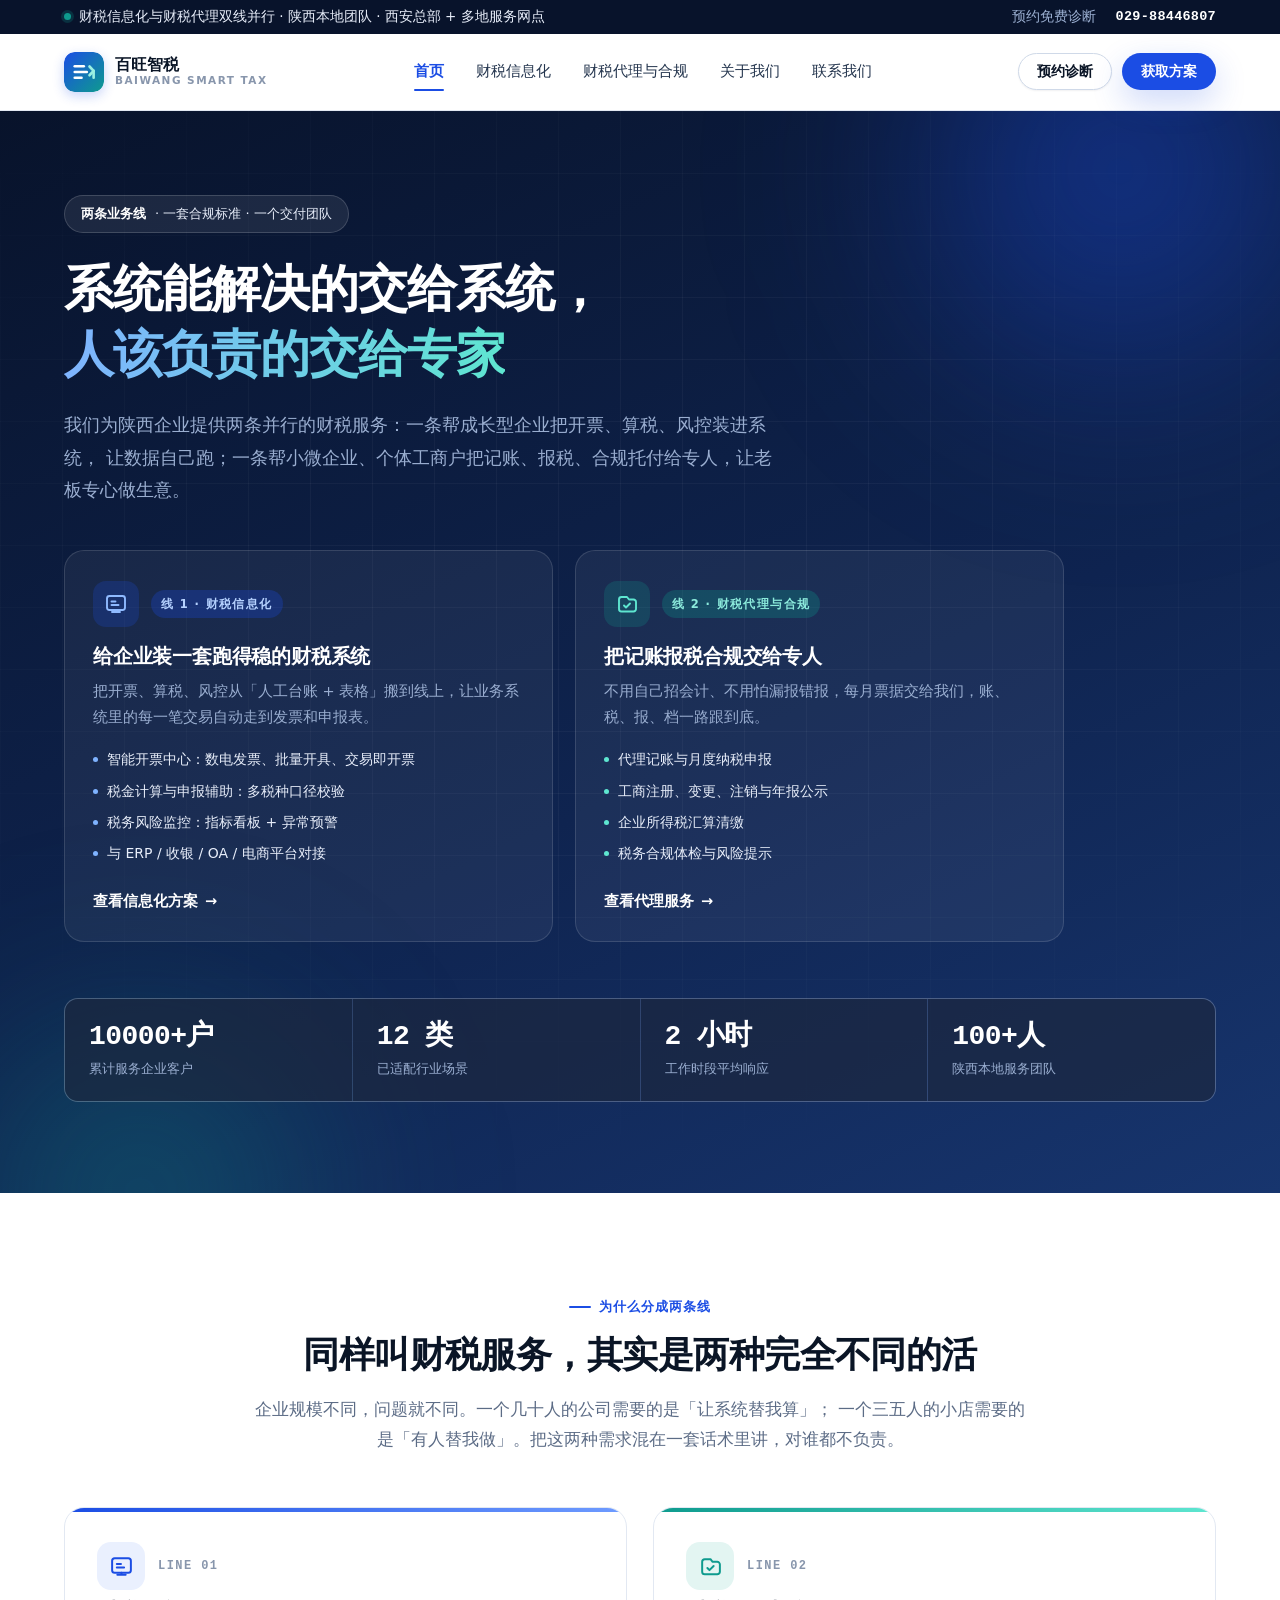
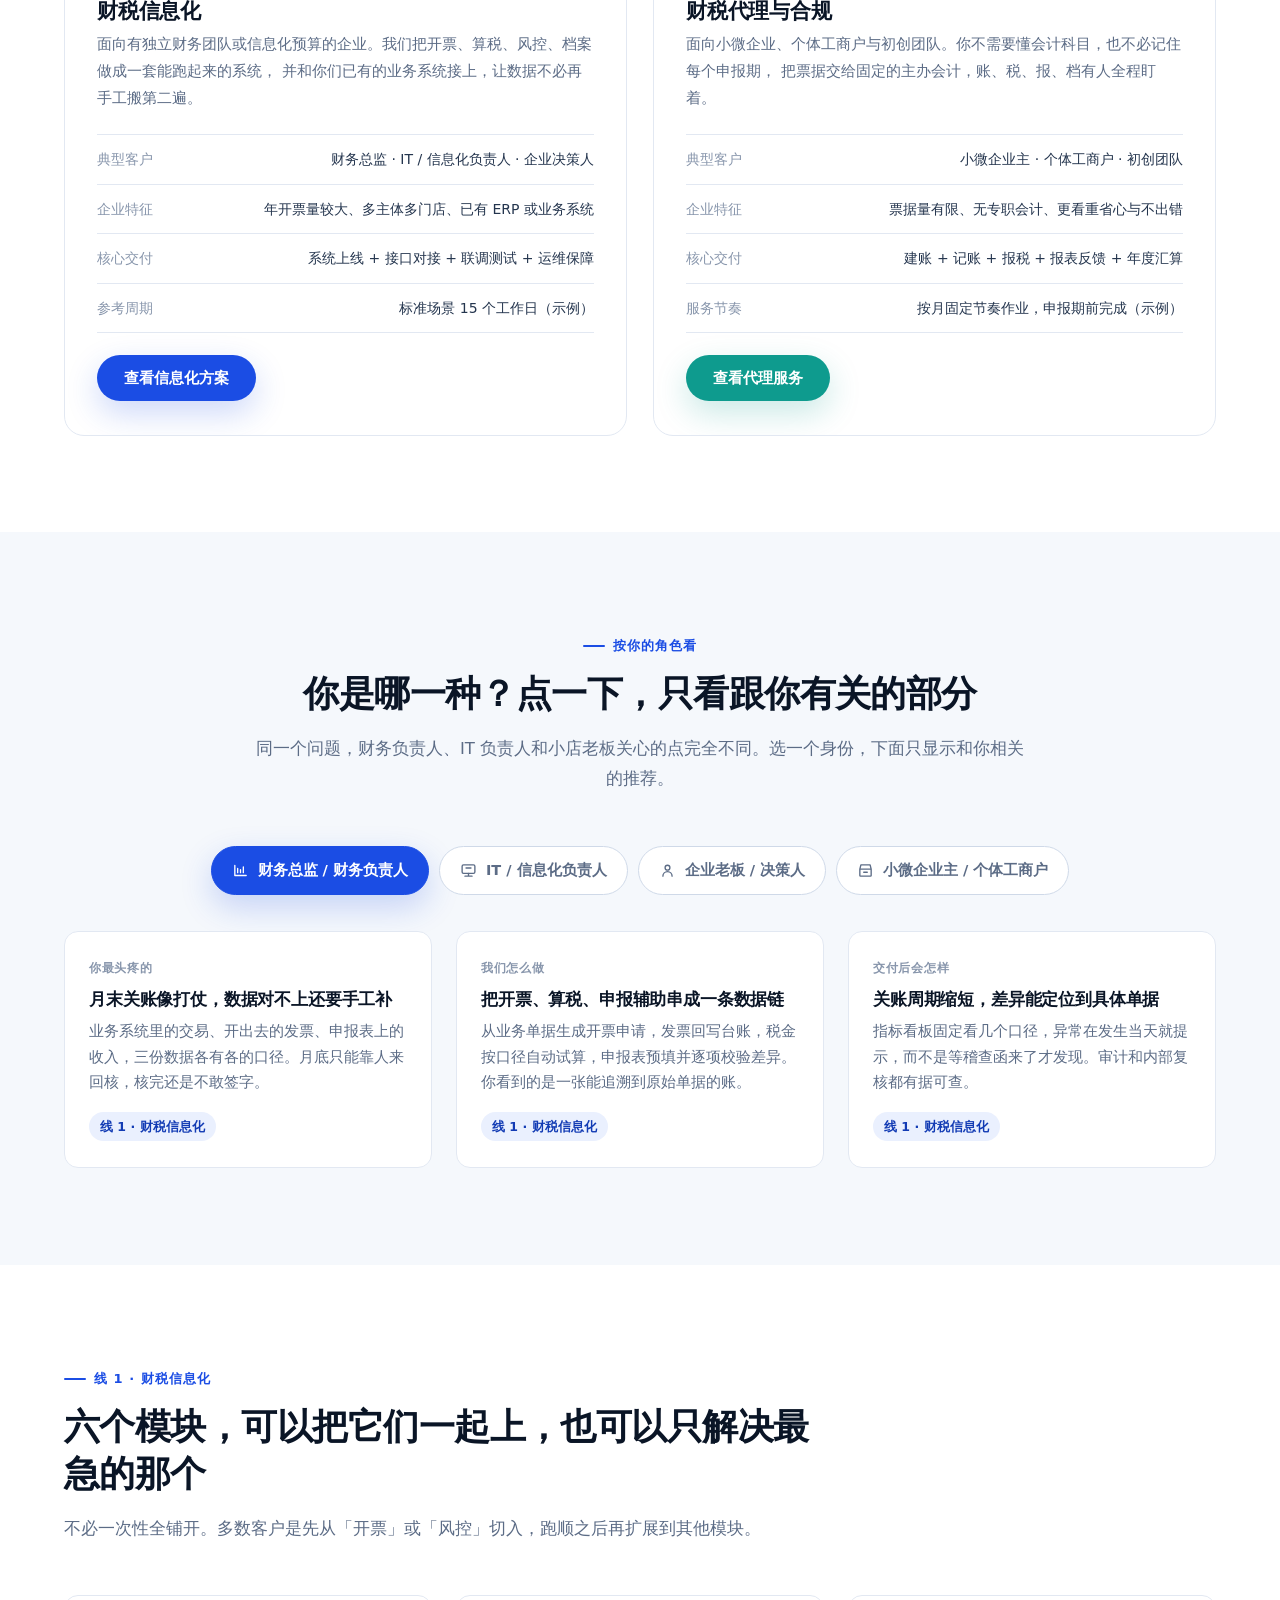
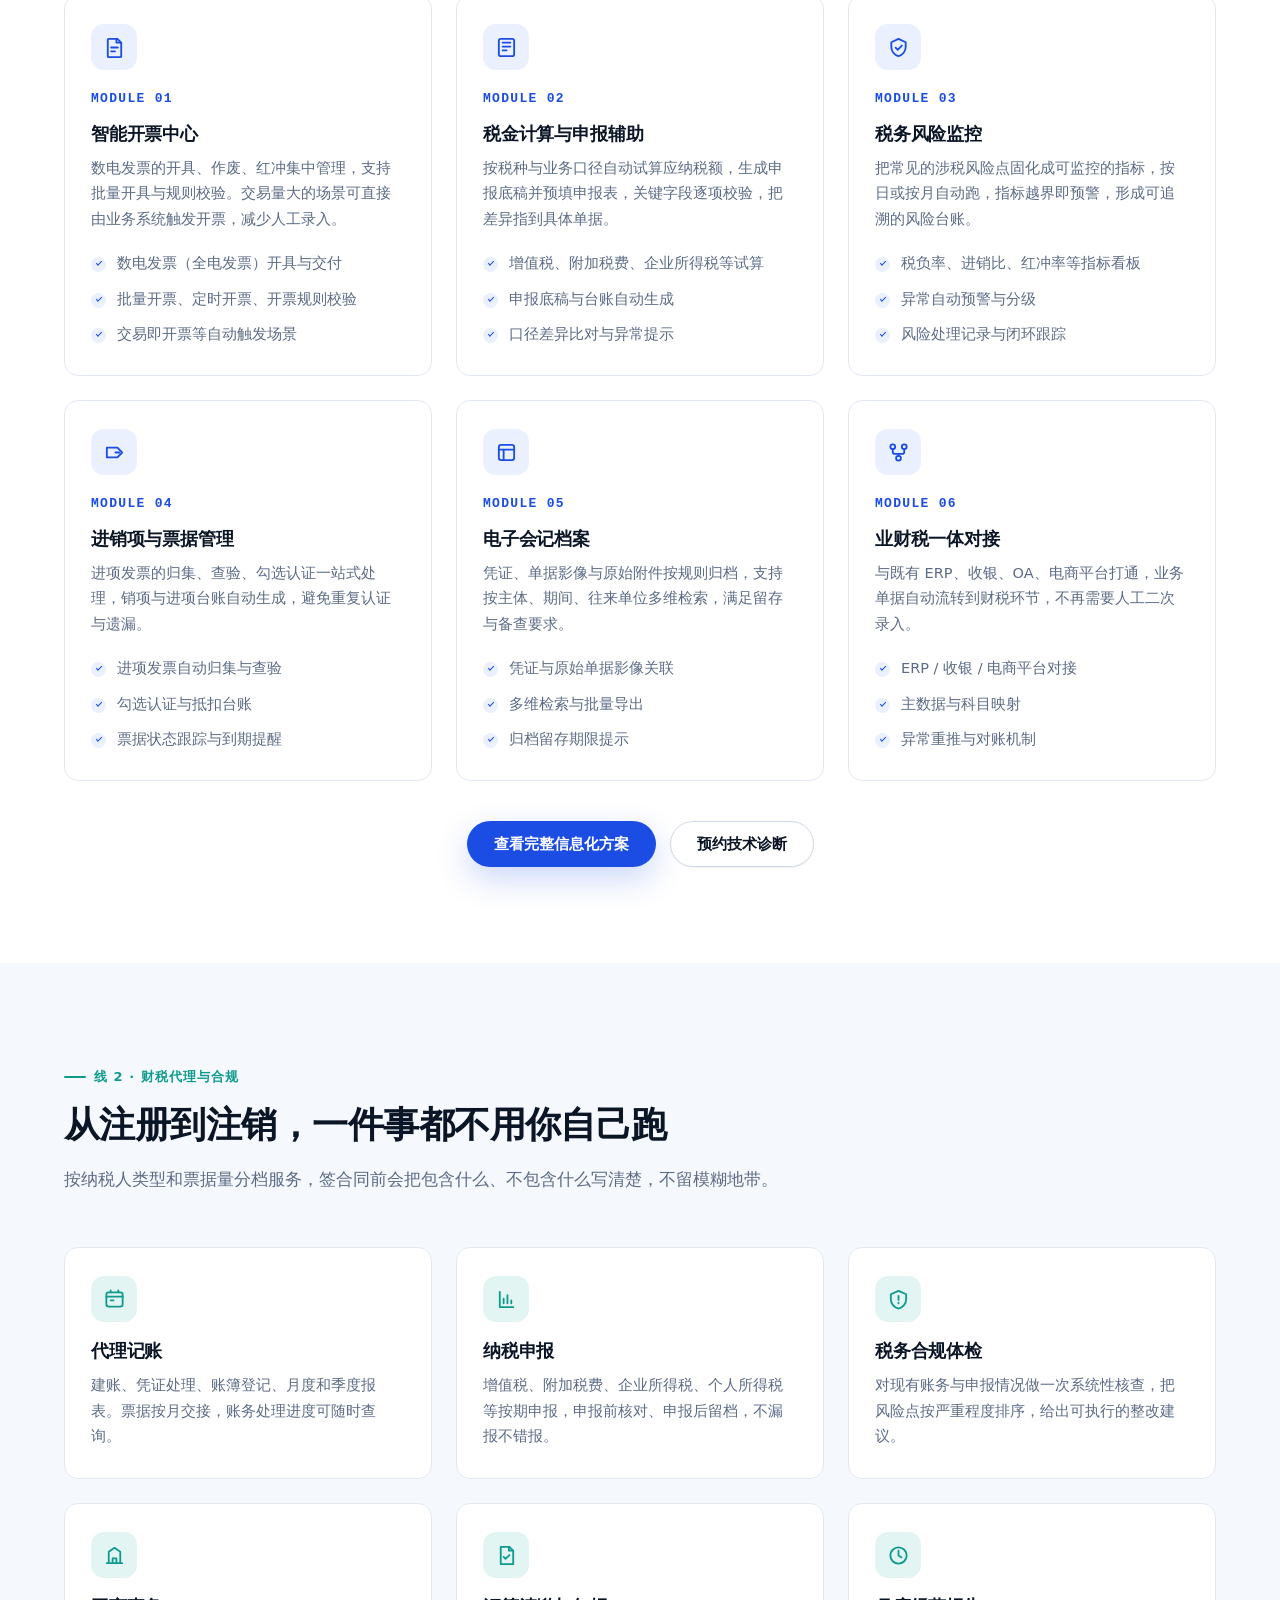
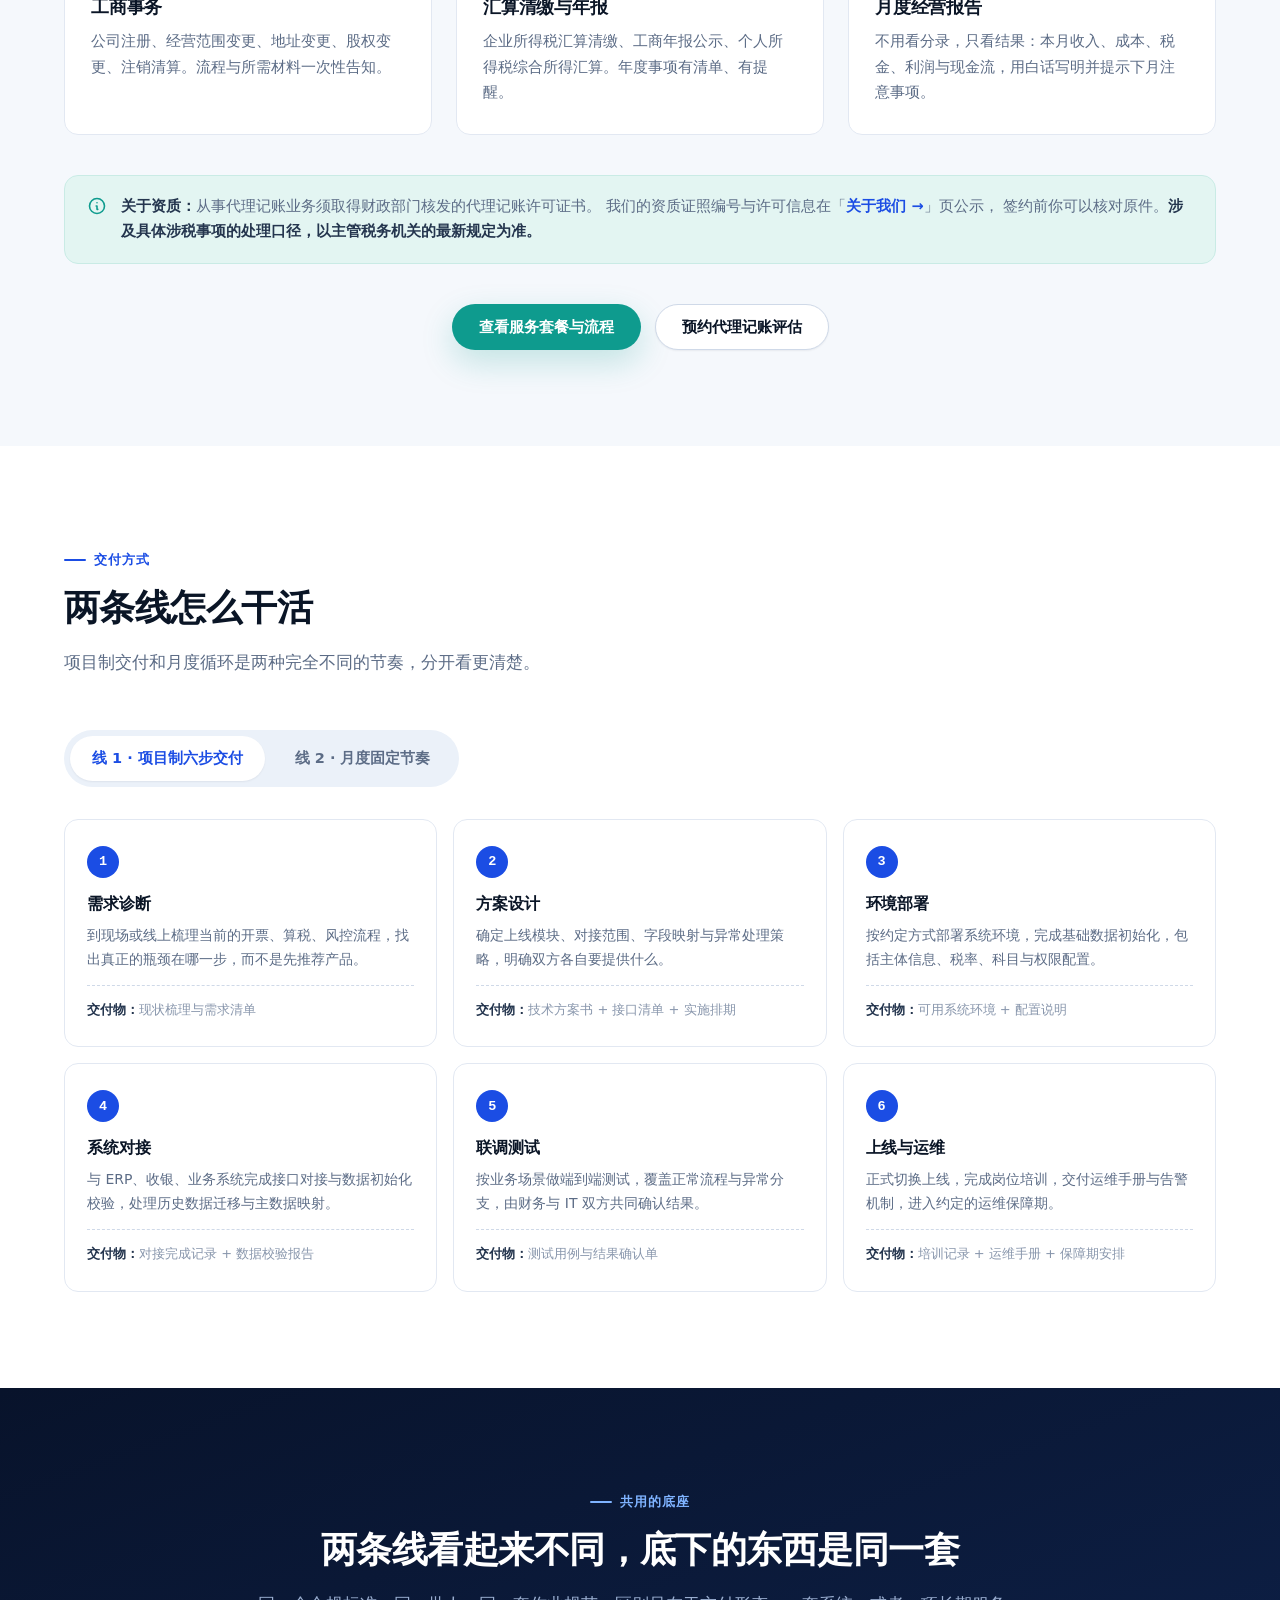
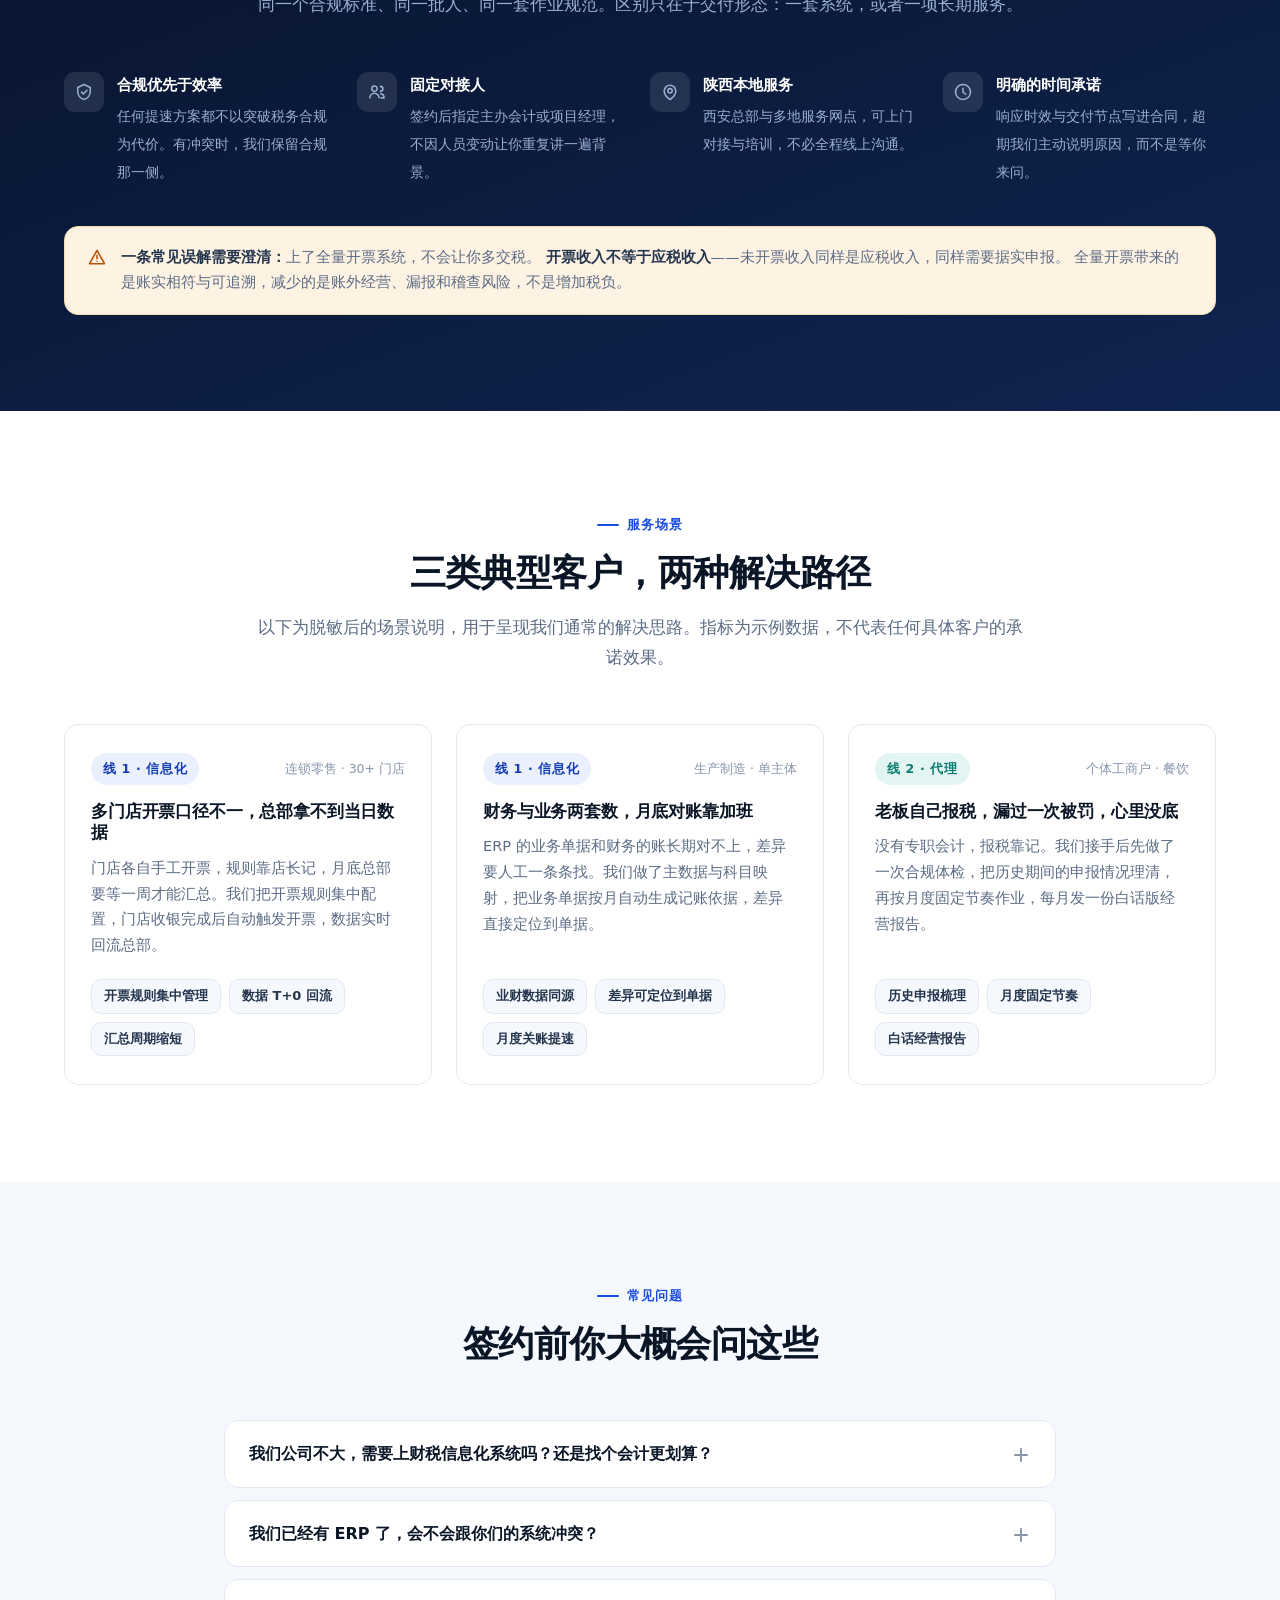
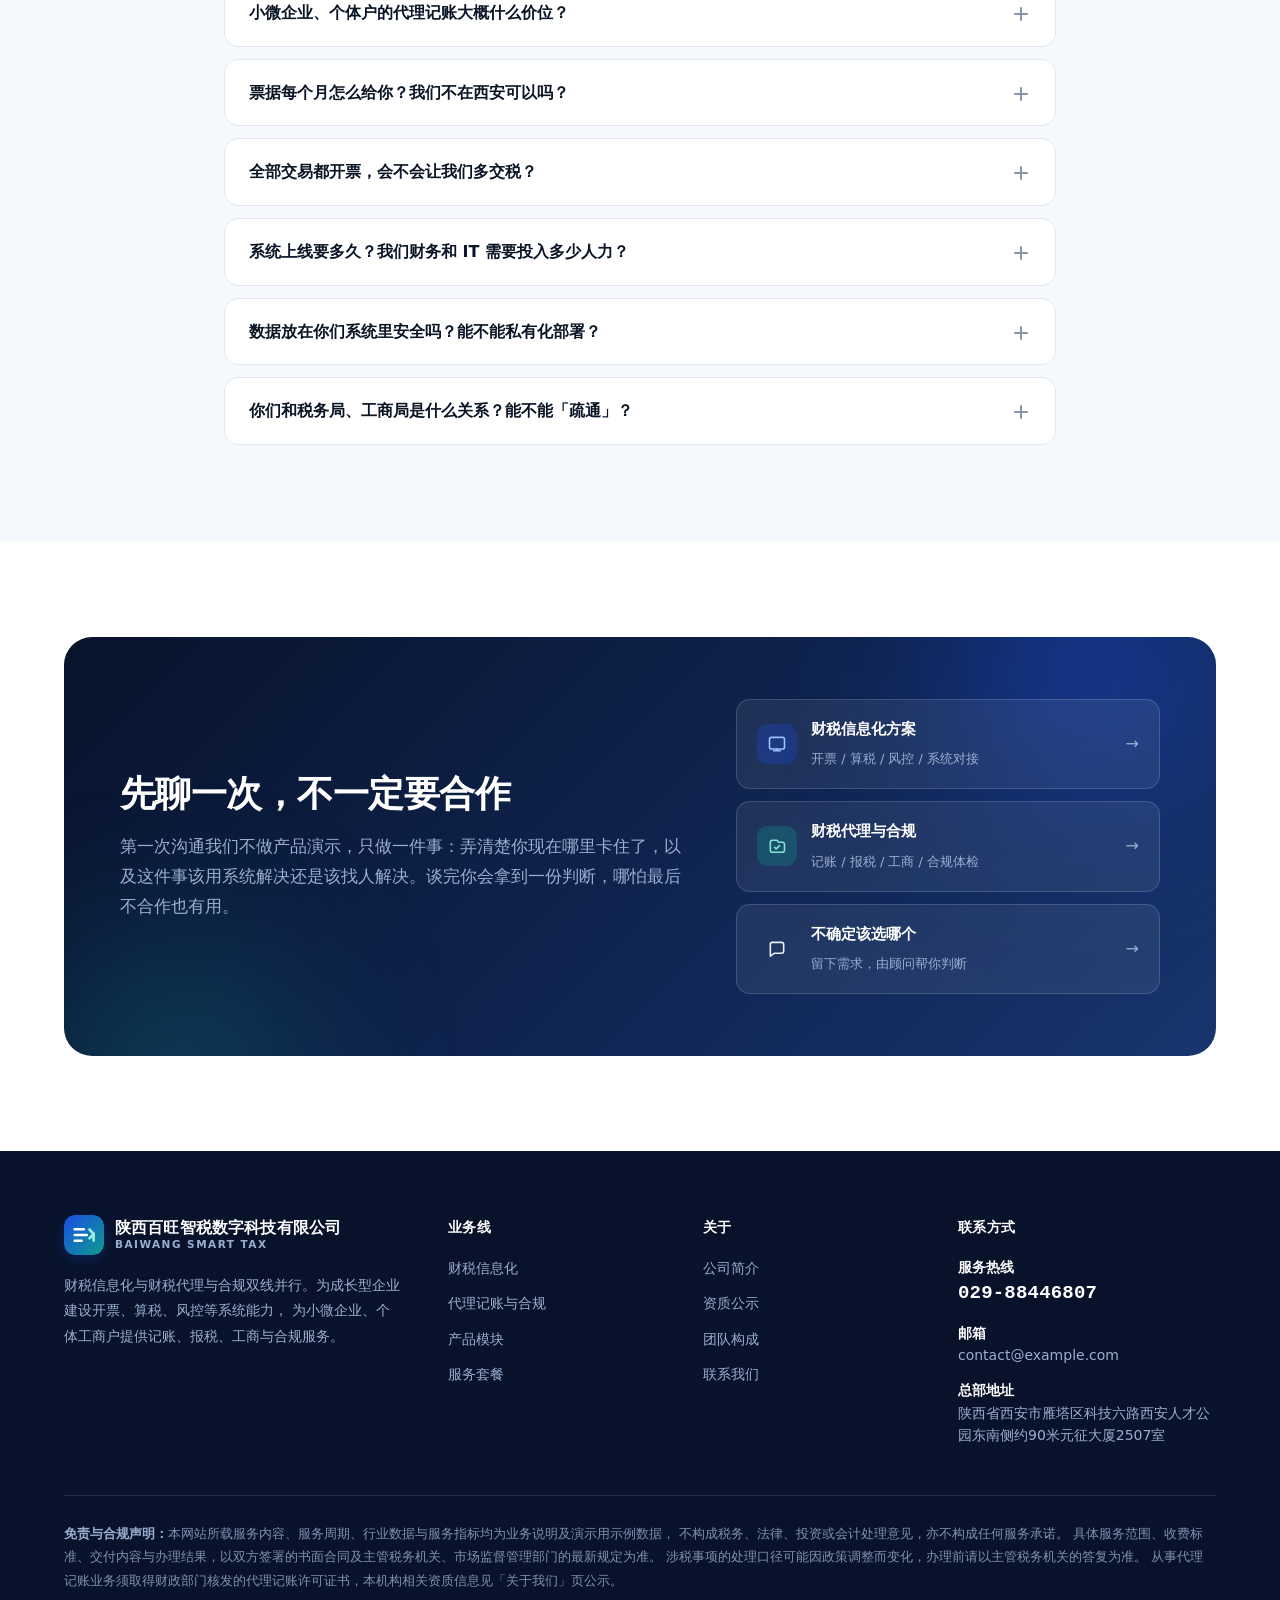
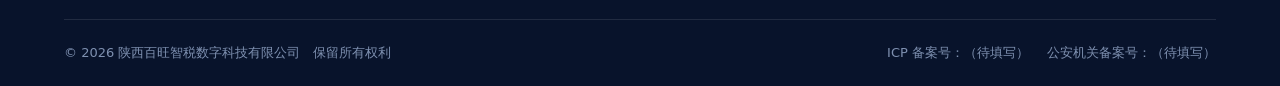
<file: index.html>
﻿<!DOCTYPE html>
<html lang="zh-CN">
<head>
<meta charset="UTF-8">
<meta name="viewport" content="width=device-width, initial-scale=1">
<title>陕西百旺智税数字科技有限公司 — 财税信息化 · 财税代理与合规</title>
<meta name="description" content="陕西百旺智税数字科技有限公司提供两条并行的财税服务：为成长型企业建设开票、算税、风控等财税信息化系统；为小微企业、个体工商户提供代理记账、纳税申报与合规服务。陕西本地团队，西安总部与多地服务网点。">
<meta name="keywords" content="陕西百旺智税,财税信息化,代理记账,纳税申报,数电发票,税务风控,西安代理记账,个体工商户记账">
<meta name="author" content="陕西百旺智税数字科技有限公司">
<meta name="theme-color" content="#08132B">
<meta property="og:type" content="website">
<meta property="og:site_name" content="陕西百旺智税数字科技有限公司">
<meta property="og:title" content="陕西百旺智税数字科技有限公司 — 财税信息化 · 财税代理与合规">
<meta property="og:description" content="系统能解决的交给系统，人该负责的交给专家。财税信息化建设与财税代理合规，两条业务线共用同一套合规标准。">
<meta property="og:image" content="https://sxbwzs.github.io/assets/favicon.svg">
<link rel="icon" type="image/svg+xml" href="assets/favicon.svg">
<link rel="stylesheet" href="assets/css/style.css">

<!-- ========= GEO 本地化SEO 陕西西安｜百旺智税 ========= -->
<meta name="geo.region" content="CN‑SN" />
<meta name="geo.placename" content="西安市" />
<meta name="geo.position" content="34.27;108.95" />
<meta name="ICBM" content="34.27, 108.95" />

<meta name="description" content="陕西百旺智税｜西安财税信息化、代理记账报税，为陕西企业提供数电发票系统、税务风控、工商注册变更、汇算清缴，西安多地服务网点，可上门对接。">
<meta name="keywords" content="西安代理记账,陕西财税信息化,西安数电发票系统,陕西小微企业报税,西安税务合规体检">

<!-- 本地商家结构化数据 LocalBusiness，搜索引擎地图识别核心 -->
<script type="application/ld+json">
{
    "@context":"https://schema.org",
    "@type":"LocalBusiness",
    "name":"陕西百旺智税数字科技有限公司",
    "description":"为陕西企业提供财税信息化系统（数电发票、税金计算、税务风险监控、业财税对接），小微企业代理记账、纳税申报、工商注册变更注销、税务合规体检、汇算清缴服务；西安总部，陕西多地服务网点，支持上门对接。",
    "url":"https://sxbwzs.github.io/",
    "telephone":"029-88446807",
    "address":{
        "@type":"PostalAddress",
        "addressLocality":"西安市",
        "addressRegion":"陕西",
        "addressCountry":"CN"
    },
    "areaServed":["陕西省","西安市"],
    "geo":{
        "@type":"GeoCoordinates",
        "latitude":"34.27",
        "longitude":"108.95"
    },
    "openingHoursSpecification":[
        {
            "@type":"OpeningHoursSpecification",
            "dayOfWeek":["Monday","Tuesday","Wednesday","Thursday","Friday"],
            "opens":"09:00",
            "closes":"18:00"
        }
    ]
}
</script>
<!-- ============== GEO代码结束 ============== -->
 
</head>
<body>

<a class="skip-link" href="#main">跳到主要内容</a>

<!-- ============ 顶部通告 ============ -->
<div class="topbar">
  <div class="container topbar-inner">
    <span class="topbar-note">
      <span class="topbar-dot" aria-hidden="true"></span>
      财税信息化与财税代理双线并行 · 陕西本地团队 · 西安总部 + 多地服务网点
    </span>
    <span class="topbar-links">
      <a href="contact.html">预约免费诊断</a>
      <a href="contact.html" class="topbar-tel">029-88446807</a>
    </span>
  </div>
</div>

<!-- ============ 页头 ============ -->
<header class="header">
  <div class="container header-inner">
    <a class="brand" href="index.html">
      <img class="brand-mark" src="assets/favicon.svg" alt="" width="40" height="40">
      <span class="brand-text">
        <span class="brand-name">百旺智税</span>
        <span class="brand-sub">Baiwang Smart Tax</span>
      </span>
    </a>

    <nav class="nav" id="site-nav" aria-label="主导航">
      <a class="nav-link is-active" href="index.html" aria-current="page">首页</a>
      <a class="nav-link" href="solutions.html">财税信息化</a>
      <a class="nav-link is-sec" href="agency.html">财税代理与合规</a>
      <a class="nav-link" href="about.html">关于我们</a>
      <a class="nav-link" href="contact.html">联系我们</a>
      <div class="nav-mobile-cta">
        <a class="btn btn-primary btn-block" href="contact.html">预约财税信息化诊断</a>
        <a class="btn btn-sec btn-block" href="contact.html">预约代理记账评估</a>
      </div>
    </nav>

    <div class="header-cta">
      <a class="btn btn-ghost btn-sm" href="contact.html">预约诊断</a>
      <a class="btn btn-primary btn-sm" href="contact.html">获取方案</a>
    </div>

    <button class="nav-toggle js-nav-toggle" type="button"
            aria-label="打开菜单" aria-expanded="false" aria-controls="site-nav">
      <svg class="ico-menu" viewBox="0 0 24 24" fill="none" stroke="currentColor"
           stroke-width="2" stroke-linecap="round" aria-hidden="true">
        <path d="M4 7h16M4 12h16M4 17h16"/>
      </svg>
      <svg class="ico-close" viewBox="0 0 24 24" fill="none" stroke="currentColor"
           stroke-width="2" stroke-linecap="round" aria-hidden="true">
        <path d="M6 6l12 12M18 6L6 18"/>
      </svg>
    </button>
  </div>
</header>

<main id="main">

<!-- ============ Hero ============ -->
<section class="hero">
  <div class="hero-grid-lines" aria-hidden="true"></div>
  <div class="container hero-inner">

    <span class="hero-badge">
      <b>两条业务线</b> · 一套合规标准 · 一个交付团队
    </span>

    <h1 class="hero-title">
      系统能解决的交给系统，<br>
      <em>人该负责的交给专家</em>
    </h1>

    <p class="hero-sub">
      我们为陕西企业提供两条并行的财税服务：一条帮成长型企业把开票、算税、风控装进系统，
      让数据自己跑；一条帮小微企业、个体工商户把记账、报税、合规托付给专人，让老板专心做生意。
    </p>

    <div class="hero-split">

      <a class="split-card is-pri" href="solutions.html">
        <div class="split-top">
          <span class="split-ico" aria-hidden="true">
            <svg viewBox="0 0 24 24" fill="none" stroke="currentColor"
                 stroke-width="1.9" stroke-linecap="round" stroke-linejoin="round">
              <rect x="3" y="4" width="18" height="14" rx="2.5"/>
              <path d="M8 20h8M12 18v2M7.5 9.5h4M7.5 13h7"/>
            </svg>
          </span>
          <span class="split-tag">线 1 · 财税信息化</span>
        </div>
        <h3>给企业装一套跑得稳的财税系统</h3>
        <p>把开票、算税、风控从「人工台账 + 表格」搬到线上，让业务系统里的每一笔交易自动走到发票和申报表。</p>
        <ul class="split-list">
          <li>智能开票中心：数电发票、批量开具、交易即开票</li>
          <li>税金计算与申报辅助：多税种口径校验</li>
          <li>税务风险监控：指标看板 + 异常预警</li>
          <li>与 ERP / 收银 / OA / 电商平台对接</li>
        </ul>
        <span class="split-cta">查看信息化方案</span>
      </a>

      <a class="split-card is-sec" href="agency.html">
        <div class="split-top">
          <span class="split-ico" aria-hidden="true">
            <svg viewBox="0 0 24 24" fill="none" stroke="currentColor"
                 stroke-width="1.9" stroke-linecap="round" stroke-linejoin="round">
              <path d="M4 7.5A2.5 2.5 0 016.5 5H12l2 2.5h4.5A2.5 2.5 0 0121 10v7a2.5 2.5 0 01-2.5 2.5h-12A2.5 2.5 0 014 17z"/>
              <path d="M9 13.5l2 2 4-4"/>
            </svg>
          </span>
          <span class="split-tag">线 2 · 财税代理与合规</span>
        </div>
        <h3>把记账报税合规交给专人</h3>
        <p>不用自己招会计、不用怕漏报错报，每月票据交给我们，账、税、报、档一路跟到底。</p>
        <ul class="split-list">
          <li>代理记账与月度纳税申报</li>
          <li>工商注册、变更、注销与年报公示</li>
          <li>企业所得税汇算清缴</li>
          <li>税务合规体检与风险提示</li>
        </ul>
        <span class="split-cta">查看代理服务</span>
      </a>

    </div>

    <div class="hero-stats reveal" data-on-reveal>
      <div class="hero-stat">
        <div class="hero-stat-num" data-count="10000" data-suffix="+户">10000+</div>
        <div class="hero-stat-label">累计服务企业客户</div>
      </div>
      <div class="hero-stat">
        <div class="hero-stat-num" data-count="12" data-suffix=" 类">12 类</div>
        <div class="hero-stat-label">已适配行业场景</div>
      </div>
      <div class="hero-stat">
        <div class="hero-stat-num" data-count="2" data-suffix=" 小时">2 小时</div>
        <div class="hero-stat-label">工作时段平均响应</div>
     </div>
      <div class="hero-stat">
        <div class="hero-stat-num" data-count="100" data-suffix="+人">100+</div>
        <div class="hero-stat-label">陕西本地服务团队</div>
      </div>
    </div>

  </div>
    
</section>

<!-- ============ 两条业务线对照 ============ -->
<section class="section">
  <div class="container">

    <div class="sec-head center reveal">
      <span class="eyebrow is-center">为什么分成两条线</span>
      <h2 class="section-title">同样叫财税服务，其实是两种完全不同的活</h2>
      <p class="section-sub">
        企业规模不同，问题就不同。一个几十人的公司需要的是「让系统替我算」；
        一个三五人的小店需要的是「有人替我做」。把这两种需求混在一套话术里讲，对谁都不负责。
      </p>
    </div>

    <div class="line-pair">

      <article class="line-card is-pri reveal reveal-d1">
        <div class="line-head">
          <span class="line-ico" aria-hidden="true">
            <svg viewBox="0 0 24 24" fill="none" stroke="currentColor"
                 stroke-width="1.9" stroke-linecap="round" stroke-linejoin="round">
              <rect x="3" y="4" width="18" height="14" rx="2.5"/>
              <path d="M8 20h8M12 18v2M7.5 9.5h4M7.5 13h7"/>
            </svg>
          </span>
          <span class="line-no">LINE 01</span>
        </div>
        <h3>财税信息化</h3>
        <p class="line-desc">
          面向有独立财务团队或信息化预算的企业。我们把开票、算税、风控、档案做成一套能跑起来的系统，
          并和你们已有的业务系统接上，让数据不必再手工搬第二遍。
        </p>
        <div class="line-meta">
          <div class="line-meta-row">
            <span class="line-meta-k">典型客户</span>
            <span class="line-meta-v">财务总监 · IT / 信息化负责人 · 企业决策人</span>
          </div>
          <div class="line-meta-row">
            <span class="line-meta-k">企业特征</span>
            <span class="line-meta-v">年开票量较大、多主体多门店、已有 ERP 或业务系统</span>
          </div>
          <div class="line-meta-row">
            <span class="line-meta-k">核心交付</span>
            <span class="line-meta-v">系统上线 + 接口对接 + 联调测试 + 运维保障</span>
          </div>
          <div class="line-meta-row">
            <span class="line-meta-k">参考周期</span>
            <span class="line-meta-v">标准场景 15 个工作日（示例）</span>
          </div>
        </div>
        <div class="btn-group">
          <a class="btn btn-primary" href="solutions.html">查看信息化方案</a>
        </div>
      </article>

      <article class="line-card is-sec reveal reveal-d2">
        <div class="line-head">
          <span class="line-ico" aria-hidden="true">
            <svg viewBox="0 0 24 24" fill="none" stroke="currentColor"
                 stroke-width="1.9" stroke-linecap="round" stroke-linejoin="round">
              <path d="M4 7.5A2.5 2.5 0 016.5 5H12l2 2.5h4.5A2.5 2.5 0 0121 10v7a2.5 2.5 0 01-2.5 2.5h-12A2.5 2.5 0 014 17z"/>
              <path d="M9 13.5l2 2 4-4"/>
            </svg>
          </span>
          <span class="line-no">LINE 02</span>
        </div>
        <h3>财税代理与合规</h3>
        <p class="line-desc">
          面向小微企业、个体工商户与初创团队。你不需要懂会计科目，也不必记住每个申报期，
          把票据交给固定的主办会计，账、税、报、档有人全程盯着。
        </p>
        <div class="line-meta">
          <div class="line-meta-row">
            <span class="line-meta-k">典型客户</span>
            <span class="line-meta-v">小微企业主 · 个体工商户 · 初创团队</span>
          </div>
          <div class="line-meta-row">
            <span class="line-meta-k">企业特征</span>
            <span class="line-meta-v">票据量有限、无专职会计、更看重省心与不出错</span>
          </div>
          <div class="line-meta-row">
            <span class="line-meta-k">核心交付</span>
            <span class="line-meta-v">建账 + 记账 + 报税 + 报表反馈 + 年度汇算</span>
          </div>
          <div class="line-meta-row">
            <span class="line-meta-k">服务节奏</span>
            <span class="line-meta-v">按月固定节奏作业，申报期前完成（示例）</span>
          </div>
        </div>
        <div class="btn-group">
          <a class="btn btn-sec" href="agency.html">查看代理服务</a>
        </div>
      </article>

    </div>
  </div>
</section>

<!-- ============ 身份选择器 ============ -->
<section class="section section-soft">
  <div class="container">

    <div class="sec-head center reveal">
      <span class="eyebrow is-center">按你的角色看</span>
      <h2 class="section-title">你是哪一种？点一下，只看跟你有关的部分</h2>
      <p class="section-sub">同一个问题，财务负责人、IT 负责人和小店老板关心的点完全不同。选一个身份，下面只显示和你相关的推荐。</p>
    </div>

    <div class="seg-bar reveal" role="tablist" aria-label="按身份查看推荐服务" data-switch="segment">
      <button class="seg-btn" role="tab" id="segtab-cfo" aria-controls="seg-cfo" aria-selected="true" type="button">
        <svg viewBox="0 0 24 24" fill="none" stroke="currentColor" stroke-width="1.9"
             stroke-linecap="round" stroke-linejoin="round" aria-hidden="true">
          <path d="M4 19V5M4 19h16M8 15V9M12 15v-4M16 15V7"/>
        </svg>
        财务总监 / 财务负责人
      </button>
      <button class="seg-btn" role="tab" id="segtab-it" aria-controls="seg-it" aria-selected="false" tabindex="-1" type="button">
        <svg viewBox="0 0 24 24" fill="none" stroke="currentColor" stroke-width="1.9"
             stroke-linecap="round" stroke-linejoin="round" aria-hidden="true">
          <rect x="3" y="4" width="18" height="12" rx="2"/>
          <path d="M7 20h10M12 16v4M8.5 8.5h7"/>
        </svg>
        IT / 信息化负责人
      </button>
      <button class="seg-btn" role="tab" id="segtab-boss" aria-controls="seg-boss" aria-selected="false" tabindex="-1" type="button">
        <svg viewBox="0 0 24 24" fill="none" stroke="currentColor" stroke-width="1.9"
             stroke-linecap="round" stroke-linejoin="round" aria-hidden="true">
          <circle cx="12" cy="8" r="3.4"/>
          <path d="M5.5 20a6.5 6.5 0 0113 0"/>
        </svg>
        企业老板 / 决策人
      </button>
      <button class="seg-btn is-sec" role="tab" id="segtab-sme" aria-controls="seg-sme" aria-selected="false" tabindex="-1" type="button">
        <svg viewBox="0 0 24 24" fill="none" stroke="currentColor" stroke-width="1.9"
             stroke-linecap="round" stroke-linejoin="round" aria-hidden="true">
          <path d="M4 10l1.5-6h13L20 10M4 10v9a1 1 0 001 1h14a1 1 0 001-1v-9M4 10h16"/>
          <path d="M9.5 14.5h5"/>
        </svg>
        小微企业主 / 个体工商户
      </button>
    </div>

    <div class="reveal">

      <!-- 财务总监 -->
      <div class="seg-panel is-active" id="seg-cfo" role="tabpanel" aria-labelledby="segtab-cfo" tabindex="0">
        <div class="grid g-3">
          <article class="rec-card">
            <div class="rec-tagline">你最头疼的</div>
            <h4>月末关账像打仗，数据对不上还要手工补</h4>
            <p>业务系统里的交易、开出去的发票、申报表上的收入，三份数据各有各的口径。月底只能靠人来回核，核完还是不敢签字。</p>
            <span class="rec-line is-pri">线 1 · 财税信息化</span>
          </article>
          <article class="rec-card">
            <div class="rec-tagline">我们怎么做</div>
            <h4>把开票、算税、申报辅助串成一条数据链</h4>
            <p>从业务单据生成开票申请，发票回写台账，税金按口径自动试算，申报表预填并逐项校验差异。你看到的是一张能追溯到原始单据的账。</p>
            <span class="rec-line is-pri">线 1 · 财税信息化</span>
          </article>
          <article class="rec-card">
            <div class="rec-tagline">交付后会怎样</div>
            <h4>关账周期缩短，差异能定位到具体单据</h4>
            <p>指标看板固定看几个口径，异常在发生当天就提示，而不是等稽查函来了才发现。审计和内部复核都有据可查。</p>
            <span class="rec-line is-pri">线 1 · 财税信息化</span>
          </article>
        </div>
      </div>

      <!-- IT -->
      <div class="seg-panel" id="seg-it" role="tabpanel" aria-labelledby="segtab-it" tabindex="0">
        <div class="grid g-3">
          <article class="rec-card">
            <div class="rec-tagline">你最头疼的</div>
            <h4>需求方一句话，接口文档一页都没有</h4>
            <p>业务提需求，财务提口径，最后落到你这里要在一堆既有系统之间做集成，还没有明确的数据字典和责任人。</p>
            <span class="rec-line is-pri">线 1 · 财税信息化</span>
          </article>
          <article class="rec-card">
            <div class="rec-tagline">我们怎么做</div>
            <h4>先出接口清单和数据字典，再动一行代码</h4>
            <p>进场第一件事是把对接范围、字段映射、异常处理、回滚策略写清楚，明确谁提供什么、什么时候提供。你拿到的是一份可评审的技术方案，不是一句「尽快对接」。</p>
            <span class="rec-line is-pri">线 1 · 财税信息化</span>
          </article>
          <article class="rec-card">
            <div class="rec-tagline">交付后会怎样</div>
            <h4>你有可运维的系统，而不是一个黑盒</h4>
            <p>日志、监控、告警、重推机制一并交付，附运维手册与常见故障处理步骤。以后出问题不用先找人问「这是谁做的」。</p>
            <span class="rec-line is-pri">线 1 · 财税信息化</span>
          </article>
        </div>
      </div>

      <!-- 老板 -->
      <div class="seg-panel" id="seg-boss" role="tabpanel" aria-labelledby="segtab-boss" tabindex="0">
        <div class="grid g-3">
          <article class="rec-card">
            <div class="rec-tagline">你最关心的</div>
            <h4>钱花出去，能不能少交「冤枉税」和罚金</h4>
            <p>不怕按规矩交税，怕的是不懂规矩被罚，或者该享的优惠没享到。信息不对称的代价最后都由企业承担。</p>
            <span class="rec-line is-both">两条线都涉及</span>
          </article>
          <article class="rec-card">
            <div class="rec-tagline">我们怎么做</div>
            <h4>先把风险点数清楚，再谈上什么系统</h4>
            <p>第一次见面不做产品演示，先做一次合规体检：把当前的开票口径、申报逻辑、优惠适用情况过一遍，出一份带优先级的清单。要不要继续合作，你看完清单再决定。</p>
            <span class="rec-line is-both">两条线都涉及</span>
          </article>
          <article class="rec-card">
            <div class="rec-tagline">交付后会怎样</div>
            <h4>你能看懂的那一页经营数据</h4>
            <p>不看借贷分录，只看收入、成本、税金、利润和现金流。每月一张简版经营表，看得懂才谈得上决策。</p>
            <span class="rec-line is-sec">线 2 · 财税代理与合规</span>
          </article>
        </div>
      </div>

      <!-- 小微企业主 -->
      <div class="seg-panel" id="seg-sme" role="tabpanel" aria-labelledby="segtab-sme" tabindex="0">
        <div class="grid g-3">
          <article class="rec-card">
            <div class="rec-tagline">你最头疼的</div>
            <h4>不知道什么时候要报什么，怕漏了被罚</h4>
            <p>没有专职会计，报税靠记、靠提醒、靠问同行。哪个月忘了，滞纳金和罚款就来了，还可能影响纳税信用等级。</p>
            <span class="rec-line is-sec">线 2 · 财税代理与合规</span>
          </article>
          <article class="rec-card">
            <div class="rec-tagline">我们怎么做</div>
            <h4>一个固定的主办会计 + 一份申报日历</h4>
            <p>签约后指定专人负责你的账，不会每次换人重新讲一遍。每项申报的节点、需要你配合的资料提前列清楚，到点我们盯着办。</p>
            <span class="rec-line is-sec">线 2 · 财税代理与合规</span>
          </article>
          <article class="rec-card">
            <div class="rec-tagline">交付后会怎样</div>
            <h4>每月收到一份看得懂的报表</h4>
            <p>哪些税交了、交了多少、账上还剩多少、下个月要注意什么，用白话写清楚。有问题随时问你的主办会计。</p>
            <span class="rec-line is-sec">线 2 · 财税代理与合规</span>
          </article>
        </div>
      </div>

    </div>
  </div>
</section>

<!-- ============ 线 1 摘要 ============ -->
<section class="section">
  <div class="container">

    <div class="sec-head reveal">
      <span class="eyebrow">线 1 · 财税信息化</span>
      <h2 class="section-title">六个模块，可以把它们一起上，也可以只解决最急的那个</h2>
      <p class="section-sub">
        不必一次性全铺开。多数客户是先从「开票」或「风控」切入，跑顺之后再扩展到其他模块。
      </p>
    </div>

    <div class="grid g-3">

      <article class="card reveal reveal-d1">
        <div class="card-ico" aria-hidden="true">
          <svg viewBox="0 0 24 24" fill="none" stroke="currentColor" stroke-width="1.9"
               stroke-linecap="round" stroke-linejoin="round">
            <path d="M6 3h9l4 4v14a1 1 0 01-1 1H6a1 1 0 01-1-1V4a1 1 0 011-1z"/>
            <path d="M14 3v4h4M8.5 12h7M8.5 16h4"/>
          </svg>
        </div>
        <div class="card-num">MODULE 01</div>
        <h3 class="card-title">智能开票中心</h3>
        <p class="card-desc">数电发票的开具、作废、红冲集中管理，支持批量开具与规则校验。交易量大的场景可直接由业务系统触发开票，减少人工录入。</p>
        <ul class="tick-list">
          <li>数电发票（全电发票）开具与交付</li>
          <li>批量开票、定时开票、开票规则校验</li>
          <li>交易即开票等自动触发场景</li>
        </ul>
      </article>

      <article class="card reveal reveal-d2">
        <div class="card-ico" aria-hidden="true">
          <svg viewBox="0 0 24 24" fill="none" stroke="currentColor" stroke-width="1.9"
               stroke-linecap="round" stroke-linejoin="round">
            <rect x="4" y="3" width="16" height="18" rx="2"/>
            <path d="M8 7h8M8 11h8M8 15h4"/>
          </svg>
        </div>
        <div class="card-num">MODULE 02</div>
        <h3 class="card-title">税金计算与申报辅助</h3>
        <p class="card-desc">按税种与业务口径自动试算应纳税额，生成申报底稿并预填申报表，关键字段逐项校验，把差异指到具体单据。</p>
        <ul class="tick-list">
          <li>增值税、附加税费、企业所得税等试算</li>
          <li>申报底稿与台账自动生成</li>
          <li>口径差异比对与异常提示</li>
        </ul>
      </article>

      <article class="card reveal reveal-d3">
        <div class="card-ico" aria-hidden="true">
          <svg viewBox="0 0 24 24" fill="none" stroke="currentColor" stroke-width="1.9"
               stroke-linecap="round" stroke-linejoin="round">
            <path d="M12 3l7.5 3.5v5c0 4.4-3.1 8.4-7.5 9.5-4.4-1.1-7.5-5.1-7.5-9.5v-5z"/>
            <path d="M9 12.2l2.2 2.2L15.5 10"/>
          </svg>
        </div>
        <div class="card-num">MODULE 03</div>
        <h3 class="card-title">税务风险监控</h3>
        <p class="card-desc">把常见的涉税风险点固化成可监控的指标，按日或按月自动跑，指标越界即预警，形成可追溯的风险台账。</p>
        <ul class="tick-list">
          <li>税负率、进销比、红冲率等指标看板</li>
          <li>异常自动预警与分级</li>
          <li>风险处理记录与闭环跟踪</li>
        </ul>
      </article>

      <article class="card reveal reveal-d1">
        <div class="card-ico" aria-hidden="true">
          <svg viewBox="0 0 24 24" fill="none" stroke="currentColor" stroke-width="1.9"
               stroke-linecap="round" stroke-linejoin="round">
            <path d="M4 7h11l5 5-5 5H4z"/>
            <path d="M13 12h4"/>
          </svg>
        </div>
        <div class="card-num">MODULE 04</div>
        <h3 class="card-title">进销项与票据管理</h3>
        <p class="card-desc">进项发票的归集、查验、勾选认证一站式处理，销项与进项台账自动生成，避免重复认证与遗漏。</p>
        <ul class="tick-list">
          <li>进项发票自动归集与查验</li>
          <li>勾选认证与抵扣台账</li>
          <li>票据状态跟踪与到期提醒</li>
        </ul>
      </article>

      <article class="card reveal reveal-d2">
        <div class="card-ico" aria-hidden="true">
          <svg viewBox="0 0 24 24" fill="none" stroke="currentColor" stroke-width="1.9"
               stroke-linecap="round" stroke-linejoin="round">
            <path d="M4 6.5A2.5 2.5 0 016.5 4h11A2.5 2.5 0 0120 6.5v11a2.5 2.5 0 01-2.5 2.5h-11A2.5 2.5 0 014 17.5z"/>
            <path d="M4 9h16M9 9v11"/>
          </svg>
        </div>
        <div class="card-num">MODULE 05</div>
        <h3 class="card-title">电子会记档案</h3>
        <p class="card-desc">凭证、单据影像与原始附件按规则归档，支持按主体、期间、往来单位多维检索，满足留存与备查要求。</p>
        <ul class="tick-list">
          <li>凭证与原始单据影像关联</li>
          <li>多维检索与批量导出</li>
          <li>归档留存期限提示</li>
        </ul>
      </article>

      <article class="card reveal reveal-d3">
        <div class="card-ico" aria-hidden="true">
          <svg viewBox="0 0 24 24" fill="none" stroke="currentColor" stroke-width="1.9"
               stroke-linecap="round" stroke-linejoin="round">
            <circle cx="6" cy="6" r="2.5"/>
            <circle cx="18" cy="6" r="2.5"/>
            <circle cx="12" cy="18" r="2.5"/>
            <path d="M6 8.5v3a2 2 0 002 2h8a2 2 0 002-2v-3M12 13.5v2"/>
          </svg>
        </div>
        <div class="card-num">MODULE 06</div>
        <h3 class="card-title">业财税一体对接</h3>
        <p class="card-desc">与既有 ERP、收银、OA、电商平台打通，业务单据自动流转到财税环节，不再需要人工二次录入。</p>
        <ul class="tick-list">
          <li>ERP / 收银 / 电商平台对接</li>
          <li>主数据与科目映射</li>
          <li>异常重推与对账机制</li>
        </ul>
      </article>

    </div>

    <div class="btn-group center mt-lg">
      <a class="btn btn-primary" href="solutions.html">查看完整信息化方案</a>
      <a class="btn btn-ghost" href="contact.html">预约技术诊断</a>
    </div>

  </div>
</section>

<!-- ============ 线 2 摘要 ============ -->
<section class="section section-soft">
  <div class="container">

    <div class="sec-head reveal">
      <span class="eyebrow is-sec">线 2 · 财税代理与合规</span>
      <h2 class="section-title">从注册到注销，一件事都不用你自己跑</h2>
      <p class="section-sub">
        按纳税人类型和票据量分档服务，签合同前会把包含什么、不包含什么写清楚，不留模糊地带。
      </p>
    </div>

    <div class="grid g-3">

      <article class="card reveal reveal-d1">
        <div class="card-ico is-sec" aria-hidden="true">
          <svg viewBox="0 0 24 24" fill="none" stroke="currentColor" stroke-width="1.9"
               stroke-linecap="round" stroke-linejoin="round">
            <rect x="3.5" y="4.5" width="17" height="15" rx="2.5"/>
            <path d="M3.5 9h17M8 4.5V2.5M16 4.5V2.5M8 13h3"/>
          </svg>
        </div>
        <h3 class="card-title">代理记账</h3>
        <p class="card-desc">建账、凭证处理、账簿登记、月度和季度报表。票据按月交接，账务处理进度可随时查询。</p>
      </article>

      <article class="card reveal reveal-d2">
        <div class="card-ico is-sec" aria-hidden="true">
          <svg viewBox="0 0 24 24" fill="none" stroke="currentColor" stroke-width="1.9"
               stroke-linecap="round" stroke-linejoin="round">
            <path d="M5 20V4M5 20h14"/>
            <path d="M9 16V11M13 16V7.5M17 16v-3"/>
          </svg>
        </div>
        <h3 class="card-title">纳税申报</h3>
        <p class="card-desc">增值税、附加税费、企业所得税、个人所得税等按期申报，申报前核对、申报后留档，不漏报不错报。</p>
      </article>

      <article class="card reveal reveal-d3">
        <div class="card-ico is-sec" aria-hidden="true">
          <svg viewBox="0 0 24 24" fill="none" stroke="currentColor" stroke-width="1.9"
               stroke-linecap="round" stroke-linejoin="round">
            <path d="M12 3l8 3.5v5.2c0 4.6-3.3 8.7-8 9.8-4.7-1.1-8-5.2-8-9.8V6.5z"/>
            <path d="M12 8.2v4.2M12 15.4v.6"/>
          </svg>
        </div>
        <h3 class="card-title">税务合规体检</h3>
        <p class="card-desc">对现有账务与申报情况做一次系统性核查，把风险点按严重程度排序，给出可执行的整改建议。</p>
      </article>

      <article class="card reveal reveal-d1">
        <div class="card-ico is-sec" aria-hidden="true">
          <svg viewBox="0 0 24 24" fill="none" stroke="currentColor" stroke-width="1.9"
               stroke-linecap="round" stroke-linejoin="round">
            <path d="M4 20h16M6 20V8l6-4 6 4v12"/>
            <path d="M10 20v-5h4v5"/>
          </svg>
        </div>
        <h3 class="card-title">工商事务</h3>
        <p class="card-desc">公司注册、经营范围变更、地址变更、股权变更、注销清算。流程与所需材料一次性告知。</p>
      </article>

      <article class="card reveal reveal-d2">
        <div class="card-ico is-sec" aria-hidden="true">
          <svg viewBox="0 0 24 24" fill="none" stroke="currentColor" stroke-width="1.9"
               stroke-linecap="round" stroke-linejoin="round">
            <path d="M6 3h9l4 4v14H6z"/>
            <path d="M14.5 3v4h4"/>
            <path d="M9 13.5l2 2 4-4"/>
          </svg>
        </div>
        <h3 class="card-title">汇算清缴与年报</h3>
        <p class="card-desc">企业所得税汇算清缴、工商年报公示、个人所得税综合所得汇算。年度事项有清单、有提醒。</p>
      </article>

      <article class="card reveal reveal-d3">
        <div class="card-ico is-sec" aria-hidden="true">
          <svg viewBox="0 0 24 24" fill="none" stroke="currentColor" stroke-width="1.9"
               stroke-linecap="round" stroke-linejoin="round">
            <circle cx="12" cy="12" r="8.5"/>
            <path d="M12 7v5l3.2 2"/>
          </svg>
        </div>
        <h3 class="card-title">月度经营报告</h3>
        <p class="card-desc">不用看分录，只看结果：本月收入、成本、税金、利润与现金流，用白话写明并提示下月注意事项。</p>
      </article>

    </div>

    <div class="notice is-sec mt-lg reveal">
      <svg class="notice-ico" viewBox="0 0 24 24" fill="none" stroke="currentColor"
           stroke-width="1.9" stroke-linecap="round" stroke-linejoin="round" aria-hidden="true">
        <circle cx="12" cy="12" r="9"/><path d="M12 8h.01M11 12h1v4h1"/>
      </svg>
      <div>
        <b>关于资质：</b>从事代理记账业务须取得财政部门核发的代理记账许可证书。
        我们的资质证照编号与许可信息在「<a class="link-arrow" href="about.html">关于我们</a>」页公示，
        签约前你可以核对原件。<b>涉及具体涉税事项的处理口径，以主管税务机关的最新规定为准。</b>
      </div>
    </div>

    <div class="btn-group center mt-lg">
      <a class="btn btn-sec" href="agency.html">查看服务套餐与流程</a>
      <a class="btn btn-ghost" href="contact.html">预约代理记账评估</a>
    </div>

  </div>
</section>

<!-- ============ 交付流程（Tab 切换） ============ -->
<section class="section">
  <div class="container">

    <div class="sec-head reveal">
      <span class="eyebrow">交付方式</span>
      <h2 class="section-title">两条线怎么干活</h2>
      <p class="section-sub">项目制交付和月度循环是两种完全不同的节奏，分开看更清楚。</p>
    </div>

    <div class="tabs reveal" role="tablist" aria-label="交付流程" data-switch="tabs">
      <button class="tab" role="tab" id="flowtab-it" aria-controls="flow-it" aria-selected="true" type="button">
        线 1 · 项目制六步交付
      </button>
      <button class="tab" role="tab" id="flowtab-agency" aria-controls="flow-agency" aria-selected="false" tabindex="-1" type="button">
        线 2 · 月度固定节奏
      </button>
    </div>

    <div class="tab-panel is-active" id="flow-it" role="tabpanel" aria-labelledby="flowtab-it" tabindex="0">
      <div class="steps steps-3">
        <article class="step">
          <span class="step-no">1</span>
          <h3 class="step-title">需求诊断</h3>
          <p class="step-desc">到现场或线上梳理当前的开票、算税、风控流程，找出真正的瓶颈在哪一步，而不是先推荐产品。</p>
          <span class="step-deliver"><b>交付物：</b>现状梳理与需求清单</span>
        </article>
        <article class="step">
          <span class="step-no">2</span>
          <h3 class="step-title">方案设计</h3>
          <p class="step-desc">确定上线模块、对接范围、字段映射与异常处理策略，明确双方各自要提供什么。</p>
          <span class="step-deliver"><b>交付物：</b>技术方案书 + 接口清单 + 实施排期</span>
        </article>
        <article class="step">
          <span class="step-no">3</span>
          <h3 class="step-title">环境部署</h3>
          <p class="step-desc">按约定方式部署系统环境，完成基础数据初始化，包括主体信息、税率、科目与权限配置。</p>
          <span class="step-deliver"><b>交付物：</b>可用系统环境 + 配置说明</span>
        </article>
        <article class="step">
          <span class="step-no">4</span>
          <h3 class="step-title">系统对接</h3>
          <p class="step-desc">与 ERP、收银、业务系统完成接口对接与数据初始化校验，处理历史数据迁移与主数据映射。</p>
          <span class="step-deliver"><b>交付物：</b>对接完成记录 + 数据校验报告</span>
        </article>
        <article class="step">
          <span class="step-no">5</span>
          <h3 class="step-title">联调测试</h3>
          <p class="step-desc">按业务场景做端到端测试，覆盖正常流程与异常分支，由财务与 IT 双方共同确认结果。</p>
          <span class="step-deliver"><b>交付物：</b>测试用例与结果确认单</span>
        </article>
        <article class="step">
          <span class="step-no">6</span>
          <h3 class="step-title">上线与运维</h3>
          <p class="step-desc">正式切换上线，完成岗位培训，交付运维手册与告警机制，进入约定的运维保障期。</p>
          <span class="step-deliver"><b>交付物：</b>培训记录 + 运维手册 + 保障期安排</span>
        </article>
      </div>
    </div>

    <div class="tab-panel" id="flow-agency" role="tabpanel" aria-labelledby="flowtab-agency" tabindex="0">
      <div class="timeline">
        <div class="tl-item is-sec">
          <div class="tl-year">每月 1 — 5 日</div>
          <h3 class="tl-title">票据交接与初步核对</h3>
          <p class="tl-desc">你通过约定的方式把上月票据交给我们（可上门收取、快递或线上上传）。主办会计清点、分类并核对票面要素，发现缺漏第一时间联系你补。</p>
        </div>
        <div class="tl-item is-sec">
          <div class="tl-year">每月 6 — 12 日</div>
          <h3 class="tl-title">账务处理</h3>
          <p class="tl-desc">按会计准则生成凭证、登记账簿，完成成本结转与往来的核对。需要你确认的事项在此阶段一次性提出，不拖到申报前。</p>
        </div>
        <div class="tl-item is-sec">
          <div class="tl-year">每月 13 — 15 日</div>
          <h3 class="tl-title">税金试算与申报前复核</h3>
          <p class="tl-desc">按当期数据试算各税种应纳税额，生成申报底稿，由主管会计复核后与你确认。有疑问在这里解决，不等申报后再更正。</p>
        </div>
        <div class="tl-item is-sec">
          <div class="tl-year">申报期内</div>
          <h3 class="tl-title">纳税申报与留档</h3>
          <p class="tl-desc">在法定申报期限内完成各税种申报与缴款（税款由你方账户直接缴纳），申报回执与凭据归档留存。</p>
        </div>
        <div class="tl-item is-sec">
          <div class="tl-year">申报完成后 3 个工作日内</div>
          <h3 class="tl-title">报表反馈</h3>
          <p class="tl-desc">提供月度财务报表与简版经营报告，用白话写明本月收入、成本、税金、利润与现金流，并列明下月需要注意的事项。</p>
        </div>
        <div class="tl-item is-sec">
          <div class="tl-year">年度节点</div>
          <h3 class="tl-title">汇算清缴与年报公示</h3>
          <p class="tl-desc">企业所得税汇算清缴、工商年报公示、个人所得税综合所得汇算等年度事项，提前一个月发出材料清单与提醒。</p>
        </div>
      </div>
    </div>

  </div>
</section>

<!-- ============ 能力底座 ============ -->
<section class="section section-dark">
  <div class="container">

    <div class="sec-head center reveal">
      <span class="eyebrow is-center">共用的底座</span>
      <h2 class="section-title">两条线看起来不同，底下的东西是同一套</h2>
      <p class="section-sub">
        同一个合规标准、同一批人、同一套作业规范。区别只在于交付形态：一套系统，或者一项长期服务。
      </p>
    </div>

    <div class="trust-row reveal" data-on-reveal>
      <div class="trust">
        <span class="trust-ico" aria-hidden="true">
          <svg viewBox="0 0 24 24" fill="none" stroke="currentColor" stroke-width="1.9"
               stroke-linecap="round" stroke-linejoin="round">
            <path d="M12 3l7.5 3.5v5c0 4.4-3.1 8.4-7.5 9.5-4.4-1.1-7.5-5.1-7.5-9.5v-5z"/>
            <path d="M9 12.2l2.2 2.2L15.5 10"/>
          </svg>
        </span>
        <div>
          <b>合规优先于效率</b>
          <span>任何提速方案都不以突破税务合规为代价。有冲突时，我们保留合规那一侧。</span>
        </div>
      </div>
      <div class="trust">
        <span class="trust-ico" aria-hidden="true">
          <svg viewBox="0 0 24 24" fill="none" stroke="currentColor" stroke-width="1.9"
               stroke-linecap="round" stroke-linejoin="round">
            <circle cx="9" cy="8" r="3.2"/>
            <path d="M3.5 19a5.5 5.5 0 0111 0M16 11.2a3 3 0 100-6M17 19h3.5a5 5 0 00-4-4.9"/>
          </svg>
        </span>
        <div>
          <b>固定对接人</b>
          <span>签约后指定主办会计或项目经理，不因人员变动让你重复讲一遍背景。</span>
        </div>
      </div>
      <div class="trust">
        <span class="trust-ico" aria-hidden="true">
          <svg viewBox="0 0 24 24" fill="none" stroke="currentColor" stroke-width="1.9"
               stroke-linecap="round" stroke-linejoin="round">
            <path d="M12 21s7-4.6 7-10.2A7 7 0 005 10.8C5 16.4 12 21 12 21z"/>
            <circle cx="12" cy="10.5" r="2.6"/>
          </svg>
        </span>
        <div>
          <b>陕西本地服务</b>
          <span>西安总部与多地服务网点，可上门对接与培训，不必全程线上沟通。</span>
        </div>
      </div>
      <div class="trust">
        <span class="trust-ico" aria-hidden="true">
          <svg viewBox="0 0 24 24" fill="none" stroke="currentColor" stroke-width="1.9"
               stroke-linecap="round" stroke-linejoin="round">
            <circle cx="12" cy="12" r="9"/>
            <path d="M12 7.5v5l3.4 2"/>
          </svg>
        </span>
        <div>
          <b>明确的时间承诺</b>
          <span>响应时效与交付节点写进合同，超期我们主动说明原因，而不是等你来问。</span>
        </div>
      </div>
    </div>

    <div class="notice is-warn mt-lg reveal">
      <svg class="notice-ico" viewBox="0 0 24 24" fill="none" stroke="currentColor"
           stroke-width="1.9" stroke-linecap="round" stroke-linejoin="round" aria-hidden="true">
        <path d="M12 4l9 16H3z"/><path d="M12 10v4M12 17h.01"/>
      </svg>
      <div>
        <b>一条常见误解需要澄清：</b>上了全量开票系统，不会让你多交税。
        <b>开票收入不等于应税收入</b>——未开票收入同样是应税收入，同样需要据实申报。
        全量开票带来的是账实相符与可追溯，减少的是账外经营、漏报和稽查风险，不是增加税负。
      </div>
    </div>

  </div>
</section>

<!-- ============ 案例 ============ -->
<section class="section">
  <div class="container">

    <div class="sec-head center reveal">
      <span class="eyebrow is-center">服务场景</span>
      <h2 class="section-title">三类典型客户，两种解决路径</h2>
      <p class="section-sub">以下为脱敏后的场景说明，用于呈现我们通常的解决思路。指标为示例数据，不代表任何具体客户的承诺效果。</p>
    </div>

    <div class="grid g-3">

      <article class="case reveal reveal-d1">
        <div class="case-head">
          <span class="case-ind">线 1 · 信息化</span>
          <span class="case-scale">连锁零售 · 30+ 门店</span>
        </div>
        <h4>多门店开票口径不一，总部拿不到当日数据</h4>
        <p>门店各自手工开票，规则靠店长记，月底总部要等一周才能汇总。我们把开票规则集中配置，门店收银完成后自动触发开票，数据实时回流总部。</p>
        <div class="case-result">
          <span>开票规则集中管理</span>
          <span>数据 T+0 回流</span>
          <span>汇总周期缩短</span>
        </div>
      </article>

      <article class="case reveal reveal-d2">
        <div class="case-head">
          <span class="case-ind">线 1 · 信息化</span>
          <span class="case-scale">生产制造 · 单主体</span>
        </div>
        <h4>财务与业务两套数，月底对账靠加班</h4>
        <p>ERP 的业务单据和财务的账长期对不上，差异要人工一条条找。我们做了主数据与科目映射，把业务单据按月自动生成记账依据，差异直接定位到单据。</p>
        <div class="case-result">
          <span>业财数据同源</span>
          <span>差异可定位到单据</span>
          <span>月度关账提速</span>
        </div>
      </article>

      <article class="case reveal reveal-d3">
        <div class="case-head">
          <span class="case-ind is-sec">线 2 · 代理</span>
          <span class="case-scale">个体工商户 · 餐饮</span>
        </div>
        <h4>老板自己报税，漏过一次被罚，心里没底</h4>
        <p>没有专职会计，报税靠记。我们接手后先做了一次合规体检，把历史期间的申报情况理清，再按月度固定节奏作业，每月发一份白话版经营报告。</p>
        <div class="case-result">
          <span>历史申报梳理</span>
          <span>月度固定节奏</span>
          <span>白话经营报告</span>
        </div>
      </article>

    </div>
  </div>
</section>

<!-- ============ FAQ ============ -->
<section class="section section-soft">
  <div class="container container-tight">

    <div class="sec-head center reveal">
      <span class="eyebrow is-center">常见问题</span>
      <h2 class="section-title">签约前你大概会问这些</h2>
    </div>

    <div class="faq reveal">

      <div class="faq-item">
        <button class="faq-q" type="button">
          我们公司不大，需要上财税信息化系统吗？还是找个会计更划算？
          <span class="faq-icon" aria-hidden="true"></span>
        </button>
        <div class="faq-a">
          <div class="faq-a-inner">
            <div class="faq-a-body">
              <p>判断标准不是规模，而是<b>开票量、单据量和主体数量</b>。粗略的分界可以参考：</p>
              <ul>
                <li>月开票量在几十份以内、单一主体、业务简单 —— 代理记账通常更划算，也没有系统维护成本。</li>
                <li>月开票量上百份、多门店多主体，或者已经上了 ERP 但财务还在手工搬运数据 —— 信息化的投入回本很快。</li>
              </ul>
              <p>我们第一次沟通会先帮你判断属于哪一类。<b>如果结论是「你现在不需要系统」，我们会直接说出来。</b></p>
            </div>
          </div>
        </div>
      </div>

      <div class="faq-item">
        <button class="faq-q" type="button">
          我们已经有 ERP 了，会不会跟你们的系统冲突？
          <span class="faq-icon" aria-hidden="true"></span>
        </button>
        <div class="faq-a">
          <div class="faq-a-inner">
            <div class="faq-a-body">
              <p>不会。我们做的是<b>财务与税务侧的能力补充</b>，不是替换你的 ERP。</p>
              <p>典型做法是：ERP 继续管业务和库存，我们把开票、算税、风控这些 ERP 通常较弱或需要额外模块的部分补上，两边通过接口对接。对接前会先出接口清单和数据字典供双方评审。</p>
            </div>
          </div>
        </div>
      </div>

      <div class="faq-item">
        <button class="faq-q" type="button">
          小微企业、个体户的代理记账大概什么价位？
          <span class="faq-icon" aria-hidden="true"></span>
        </button>
        <div class="faq-a">
          <div class="faq-a-inner">
            <div class="faq-a-body">
              <p>费用取决于三个变量：<b>纳税人类型</b>（小规模 / 一般纳税人）、<b>月票据量</b>、<b>是否需要附加服务</b>（社保代缴、工商变更、汇算清缴等）。</p>
              <p>所以一律填写报价是耍流氓。我们的做法是先了解你的实际情况，<b>出具一份书面报价单，写明包含哪些服务、哪些不包含、按什么标准计费</b>，你确认后再签合同。</p>
            </div>
          </div>
        </div>
      </div>

      <div class="faq-item">
        <button class="faq-q" type="button">
          票据每个月怎么给你？我们不在西安可以吗？
          <span class="faq-icon" aria-hidden="true"></span>
        </button>
        <div class="faq-a">
          <div class="faq-a-inner">
            <div class="faq-a-body">
              <p>三种方式，按你的方便程度选：</p>
              <ul>
                <li><b>线上上传</b>：拍照或扫描后上传到指定位置，最常用，也最不容易丢。</li>
                <li><b>快递寄送</b>：我们收到后清点并回复确认。</li>
                <li><b>上门收取</b>：西安及周边网点覆盖范围内可安排。</li>
              </ul>
              <p>陕西以外地区同样可以服务，全流程线上即可完成，只是上门服务不在范围内。</p>
            </div>
          </div>
        </div>
      </div>

      <div class="faq-item">
        <button class="faq-q" type="button">
          全部交易都开票，会不会让我们多交税？
          <span class="faq-icon" aria-hidden="true"></span>
        </button>
        <div class="faq-a">
          <div class="faq-a-inner">
            <div class="faq-a-body">
              <p><b>不会。这是最常见的误解。</b></p>
              <p>纳税义务的判定依据是收入是否实现，而不是是否开具发票。<b>未开票收入同样是应税收入</b>，同样需要据实申报。全量开票改变的是数据的完整性和可追溯性，不改变应纳税额本身。</p>
              <p>反过来说，长期不开票、不入账形成的账外经营，才是稽查中的高风险项。全量开票实际上是<b>降低</b>了这类风险。</p>
            </div>
          </div>
        </div>
      </div>

      <div class="faq-item">
        <button class="faq-q" type="button">
          系统上线要多久？我们财务和 IT 需要投入多少人力？
          <span class="faq-icon" aria-hidden="true"></span>
        </button>
        <div class="faq-a">
          <div class="faq-a-inner">
            <div class="faq-a-body">
              <p>标准场景参考周期为 15 个工作日（示例值），实际取决于对接系统的数量和接口准备情况。</p>
              <p>你方需要投入的人力主要在三处：<b>需求确认会</b>（财务 1 人 + IT 1 人，约 2 次）、<b>接口联调</b>（IT 配合，约 3—5 个工作日）、<b>上线培训</b>（财务相关岗位）。其余工作由我们承担。</p>
            </div>
          </div>
        </div>
      </div>

      <div class="faq-item">
        <button class="faq-q" type="button">
          数据放在你们系统里安全吗？能不能私有化部署？
          <span class="faq-icon" aria-hidden="true"></span>
        </button>
        <div class="faq-a">
          <div class="faq-a-inner">
            <div class="faq-a-body">
              <p>可以。部署方式按你的合规要求选：<b>公有云部署</b>（开通快、运维成本低）、<b>私有化部署</b>（数据留在你自己控制的服务器内）。</p>
              <p>权限按岗位最小化分配，关键操作保留操作日志。具体的安全方案与数据归属会在技术方案书里逐条写明，不做口头承诺。</p>
            </div>
          </div>
        </div>
      </div>

      <div class="faq-item">
        <button class="faq-q" type="button">
          你们和税务局、工商局是什么关系？能不能「疏通」？
          <span class="faq-icon" aria-hidden="true"></span>
        </button>
        <div class="faq-a">
          <div class="faq-a-inner">
            <div class="faq-a-body">
              <p><b>没有任何特殊关系，也不做这类事。</b></p>
              <p>我们是依法设立的市场化服务机构，与主管机关之间只有正常的办事关系。我们的价值在于把规则研究清楚、把资料准备到位、把流程走规范，从而减少你往返和补正的次数。</p>
              <p>任何声称可以通过非正规渠道影响执法结果的承诺，本身就有法律风险，请谨慎对待。</p>
            </div>
          </div>
        </div>
      </div>

    </div>
  </div>
</section>

<!-- ============ CTA ============ -->
<section class="section">
  <div class="container">
    <div class="cta-band reveal">
      <div class="cta-inner">
        <div>
          <h2>先聊一次，不一定要合作</h2>
          <p>第一次沟通我们不做产品演示，只做一件事：弄清楚你现在哪里卡住了，以及这件事该用系统解决还是该找人解决。谈完你会拿到一份判断，哪怕最后不合作也有用。</p>
        </div>
        <div class="cta-side">
          <a class="cta-opt is-pri" href="solutions.html">
            <span class="cta-opt-ico" aria-hidden="true">
              <svg viewBox="0 0 24 24" fill="none" stroke="currentColor" stroke-width="1.9"
                   stroke-linecap="round" stroke-linejoin="round">
                <rect x="3" y="4" width="18" height="14" rx="2.5"/>
                <path d="M8 20h8M12 18v2"/>
              </svg>
            </span>
            <span class="cta-opt-text">
              <b>财税信息化方案</b>
              <span>开票 / 算税 / 风控 / 系统对接</span>
            </span>
            <span class="cta-opt-arrow" aria-hidden="true">→</span>
          </a>
          <a class="cta-opt is-sec" href="agency.html">
            <span class="cta-opt-ico" aria-hidden="true">
              <svg viewBox="0 0 24 24" fill="none" stroke="currentColor" stroke-width="1.9"
                   stroke-linecap="round" stroke-linejoin="round">
                <path d="M4 7.5A2.5 2.5 0 016.5 5H12l2 2.5h4.5A2.5 2.5 0 0121 10v7a2.5 2.5 0 01-2.5 2.5h-12A2.5 2.5 0 014 17z"/>
                <path d="M9 13.5l2 2 4-4"/>
              </svg>
            </span>
            <span class="cta-opt-text">
              <b>财税代理与合规</b>
              <span>记账 / 报税 / 工商 / 合规体检</span>
            </span>
            <span class="cta-opt-arrow" aria-hidden="true">→</span>
          </a>
          <a class="cta-opt" href="contact.html">
            <span class="cta-opt-ico" aria-hidden="true">
              <svg viewBox="0 0 24 24" fill="none" stroke="currentColor" stroke-width="1.9"
                   stroke-linecap="round" stroke-linejoin="round">
                <path d="M4 6.5A2.5 2.5 0 016.5 4h11A2.5 2.5 0 0120 6.5v8A2.5 2.5 0 0117.5 17H9l-5 3.5z"/>
              </svg>
            </span>
            <span class="cta-opt-text">
              <b>不确定该选哪个</b>
              <span>留下需求，由顾问帮你判断</span>
            </span>
            <span class="cta-opt-arrow" aria-hidden="true">→</span>
          </a>
        </div>
      </div>
    </div>
  </div>
</section>

</main>

<!-- ============ 页脚 ============ -->
<footer class="footer">
  <div class="container">

    <div class="footer-top">
      <div class="footer-brand">
        <a class="brand" href="index.html">
          <img class="brand-mark" src="assets/favicon.svg" alt="" width="40" height="40">
          <span class="brand-text">
            <span class="brand-name">陕西百旺智税数字科技有限公司</span>
            <span class="brand-sub">Baiwang Smart Tax</span>
          </span>
        </a>
        <p class="footer-desc">
          财税信息化与财税代理与合规双线并行。为成长型企业建设开票、算税、风控等系统能力，
          为小微企业、个体工商户提供记账、报税、工商与合规服务。
        </p>
      </div>

      <div>
        <div class="footer-title">业务线</div>
        <div class="footer-links">
          <a href="solutions.html">财税信息化</a>
          <a href="agency.html">代理记账与合规</a>
          <a href="solutions.html#modules">产品模块</a>
          <a href="agency.html#plans">服务套餐</a>
        </div>
      </div>

      <div>
        <div class="footer-title">关于</div>
        <div class="footer-links">
          <a href="about.html">公司简介</a>
          <a href="about.html#credentials">资质公示</a>
          <a href="about.html#team">团队构成</a>
          <a href="contact.html">联系我们</a>
        </div>
      </div>

      <div>
        <div class="footer-title">联系方式</div>
        <div class="footer-contact">
          <div>
            <b>服务热线</b><br>
            <a class="footer-tel" href="tel:4000000000">029-88446807</a>
          </div>
          <div>
            <b>邮箱</b><br>
            contact@example.com
          </div>
          <div>
            <b>总部地址</b><br>
            陕西省西安市雁塔区科技六路西安人才公园东南侧约90米元征大厦2507室
          </div>
        </div>
      </div>
    </div>

    <div class="footer-risk">
      <b>免责与合规声明：</b>本网站所载服务内容、服务周期、行业数据与服务指标均为业务说明及演示用示例数据，
      不构成税务、法律、投资或会计处理意见，亦不构成任何服务承诺。
      具体服务范围、收费标准、交付内容与办理结果，以双方签署的书面合同及主管税务机关、市场监督管理部门的最新规定为准。
      涉税事项的处理口径可能因政策调整而变化，办理前请以主管税务机关的答复为准。
      从事代理记账业务须取得财政部门核发的代理记账许可证书，本机构相关资质信息见「关于我们」页公示。
    </div>

    <div class="footer-bottom">
      <span>© 2026 陕西百旺智税数字科技有限公司　保留所有权利</span>
      <span class="footer-bottom-links">
        <span>ICP 备案号：（待填写）</span>
        <span>公安机关备案号：（待填写）</span>
      </span>
    </div>

  </div>
</footer>

<button class="to-top" type="button" aria-label="返回顶部">
  <svg viewBox="0 0 24 24" fill="none" stroke="currentColor" stroke-width="2"
       stroke-linecap="round" stroke-linejoin="round" aria-hidden="true">
    <path d="M12 19V5M5 12l7-7 7 7"/>
  </svg>
</button>

<script src="assets/js/main.js"></script>
</body>
</html>
</file>
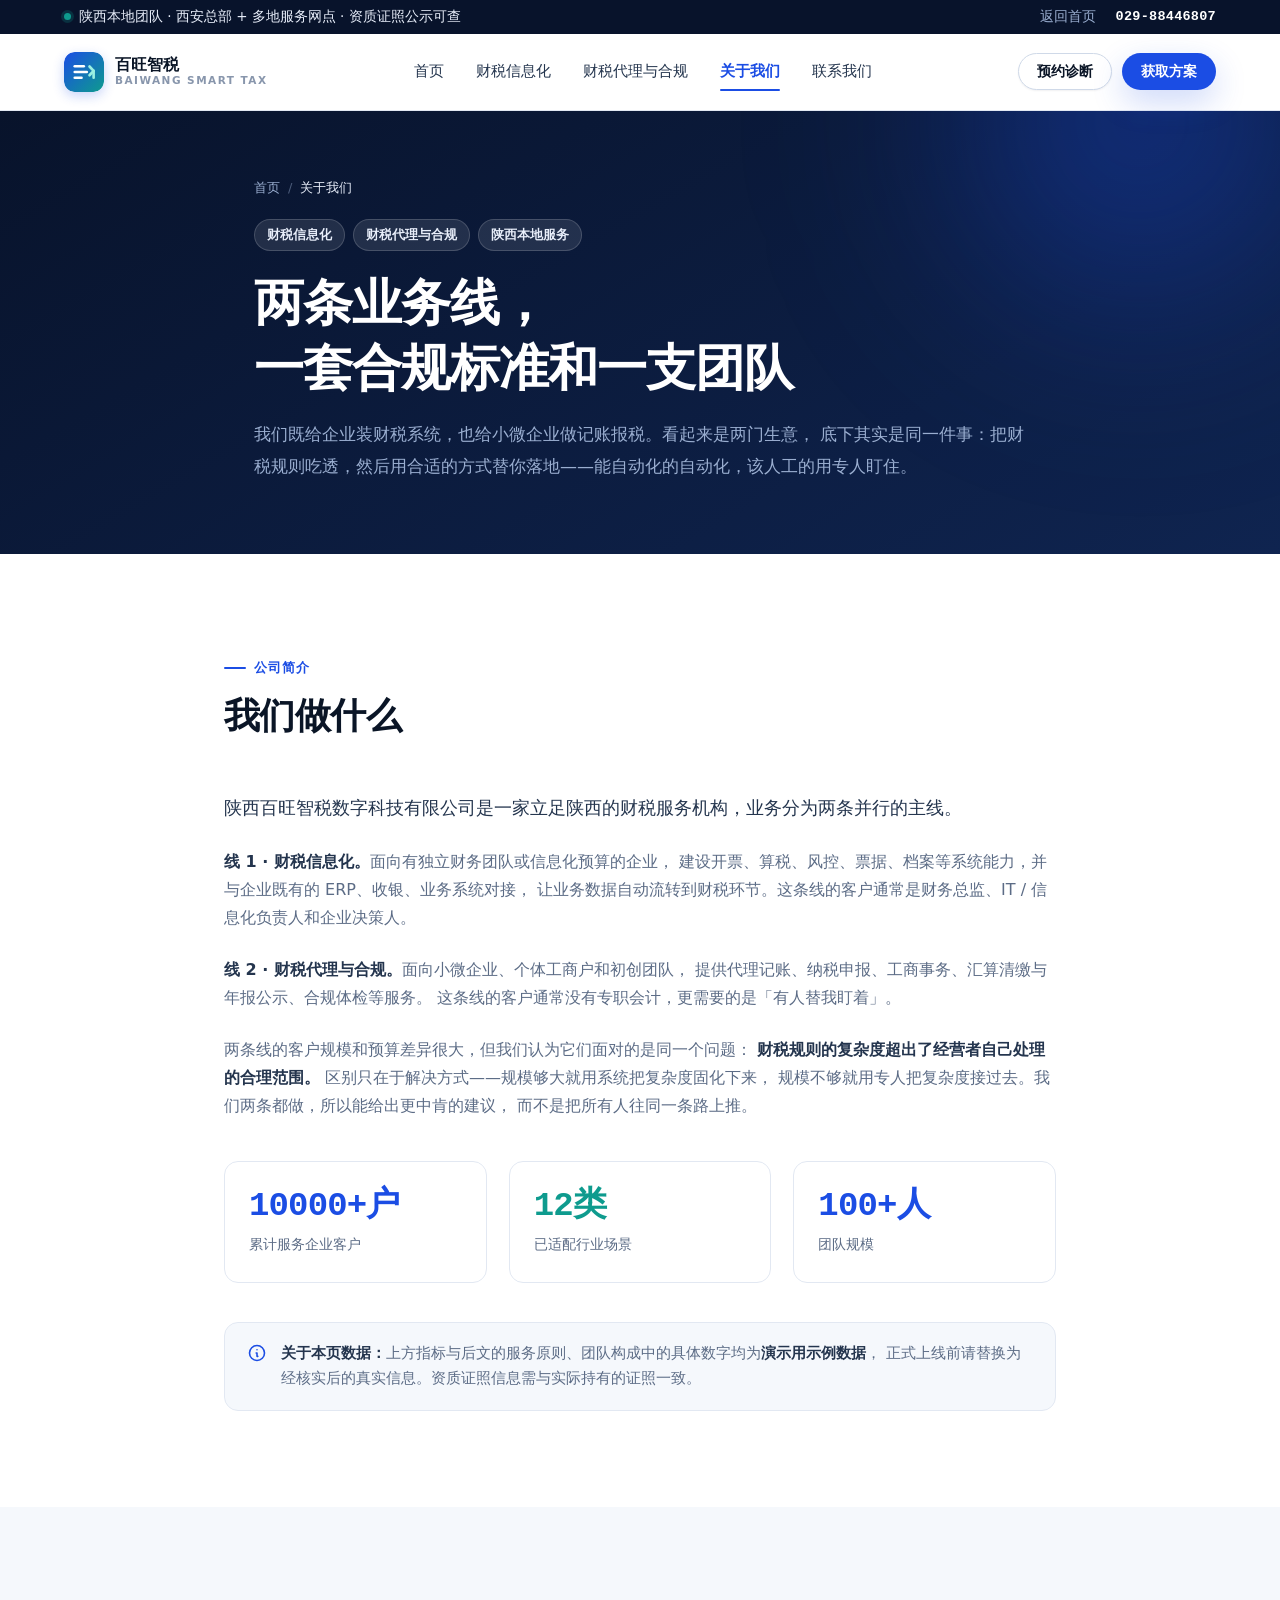
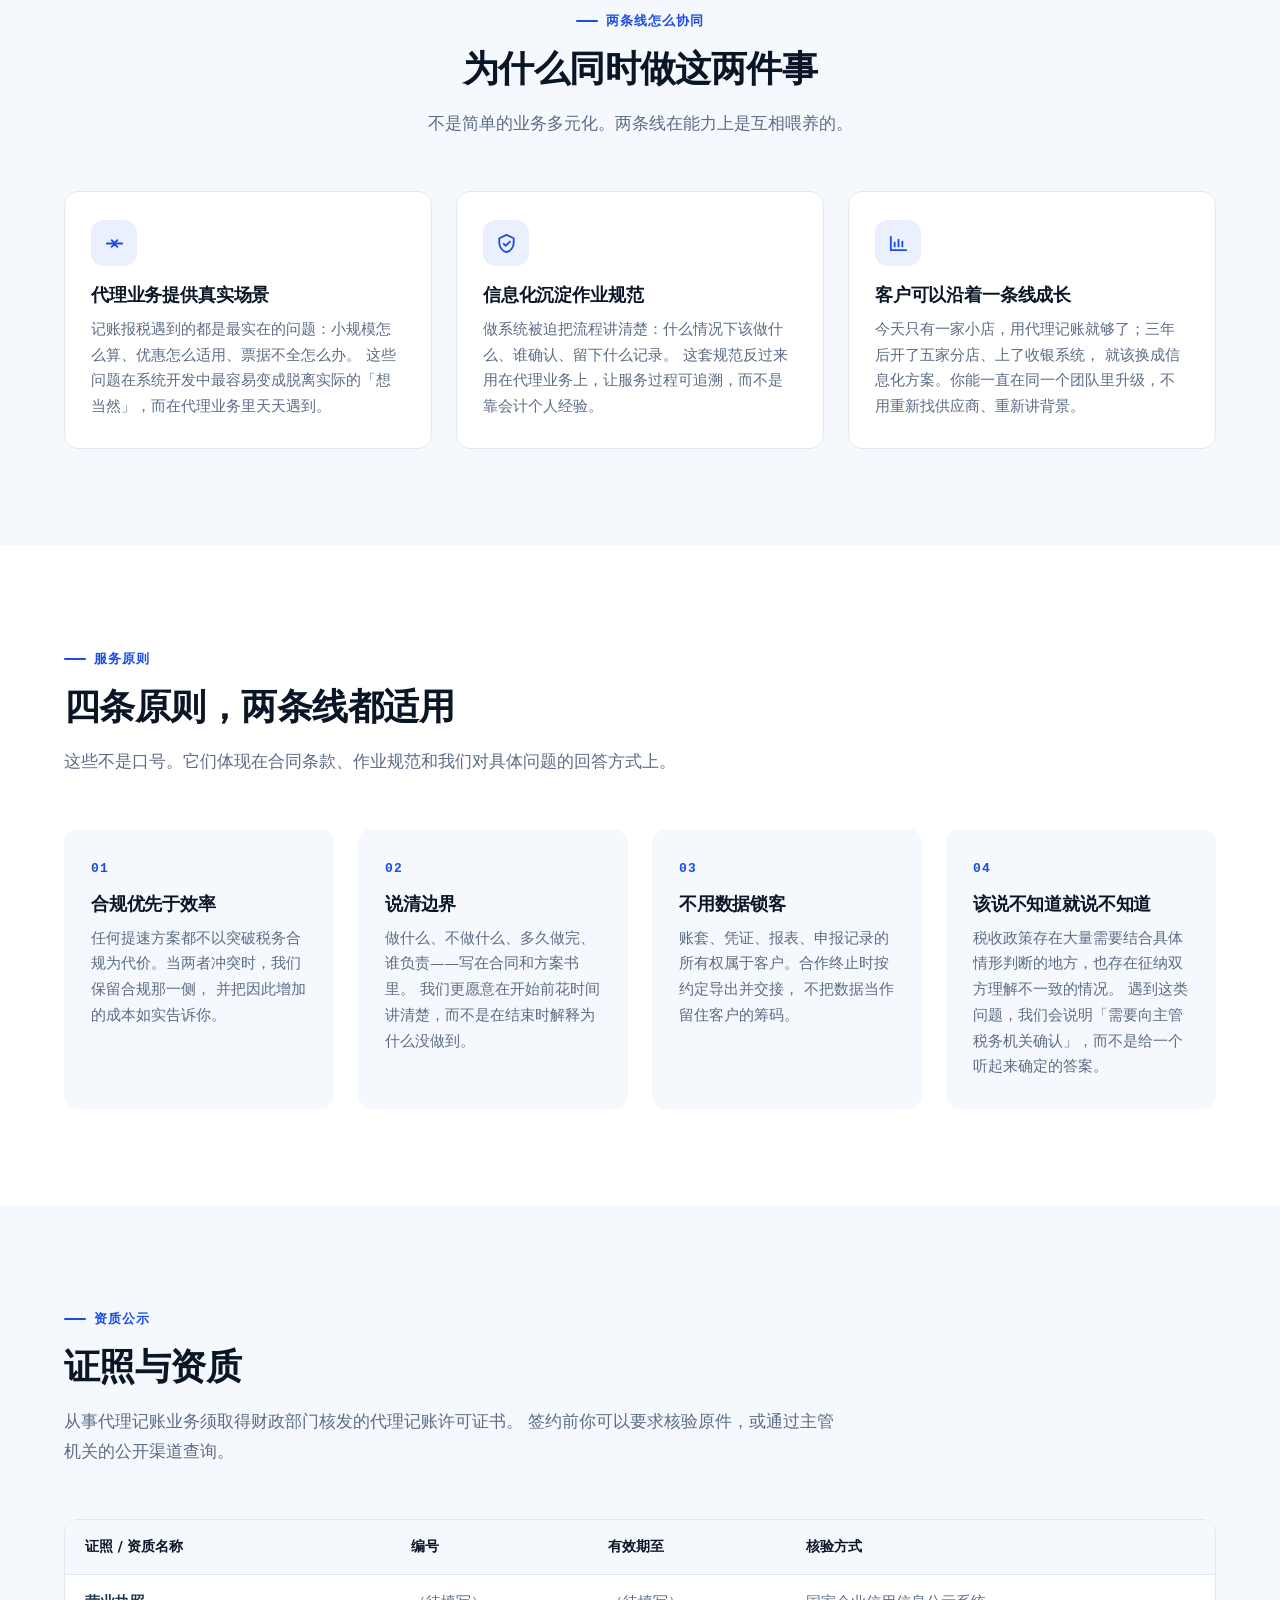
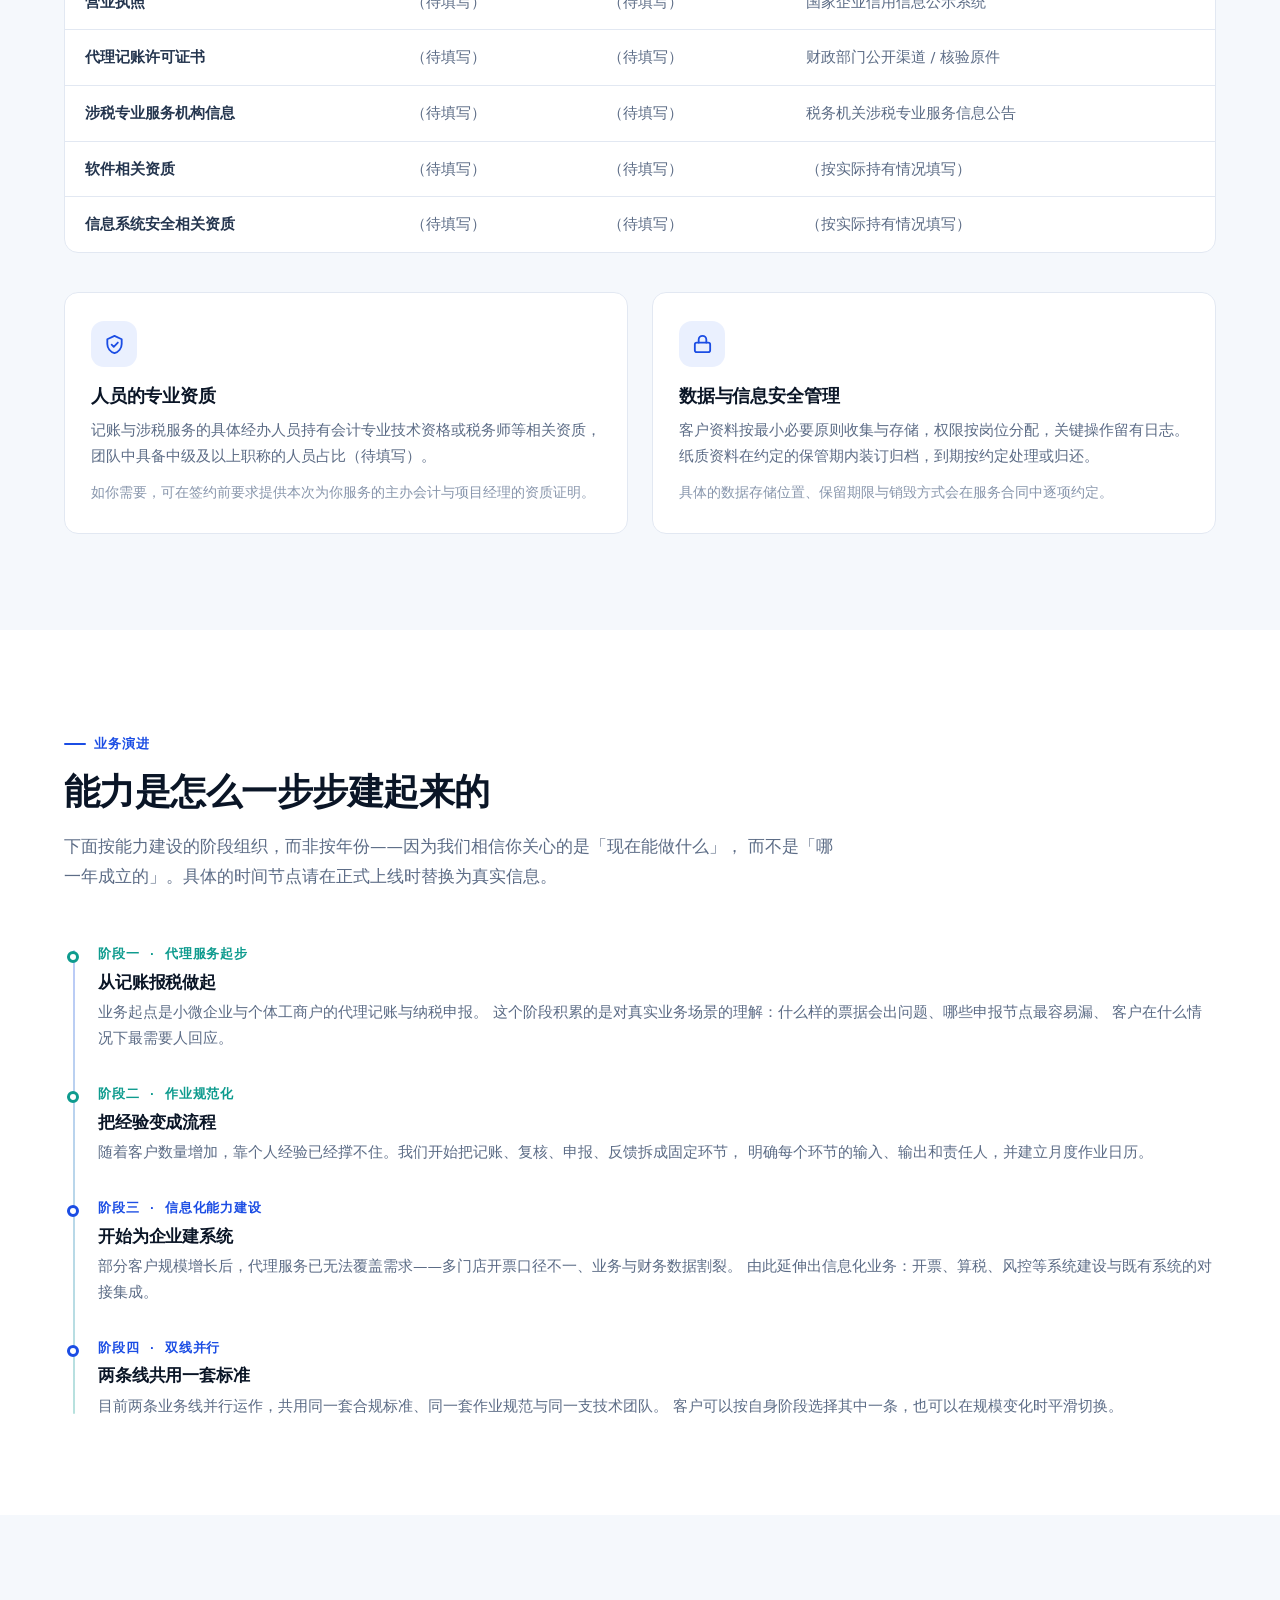
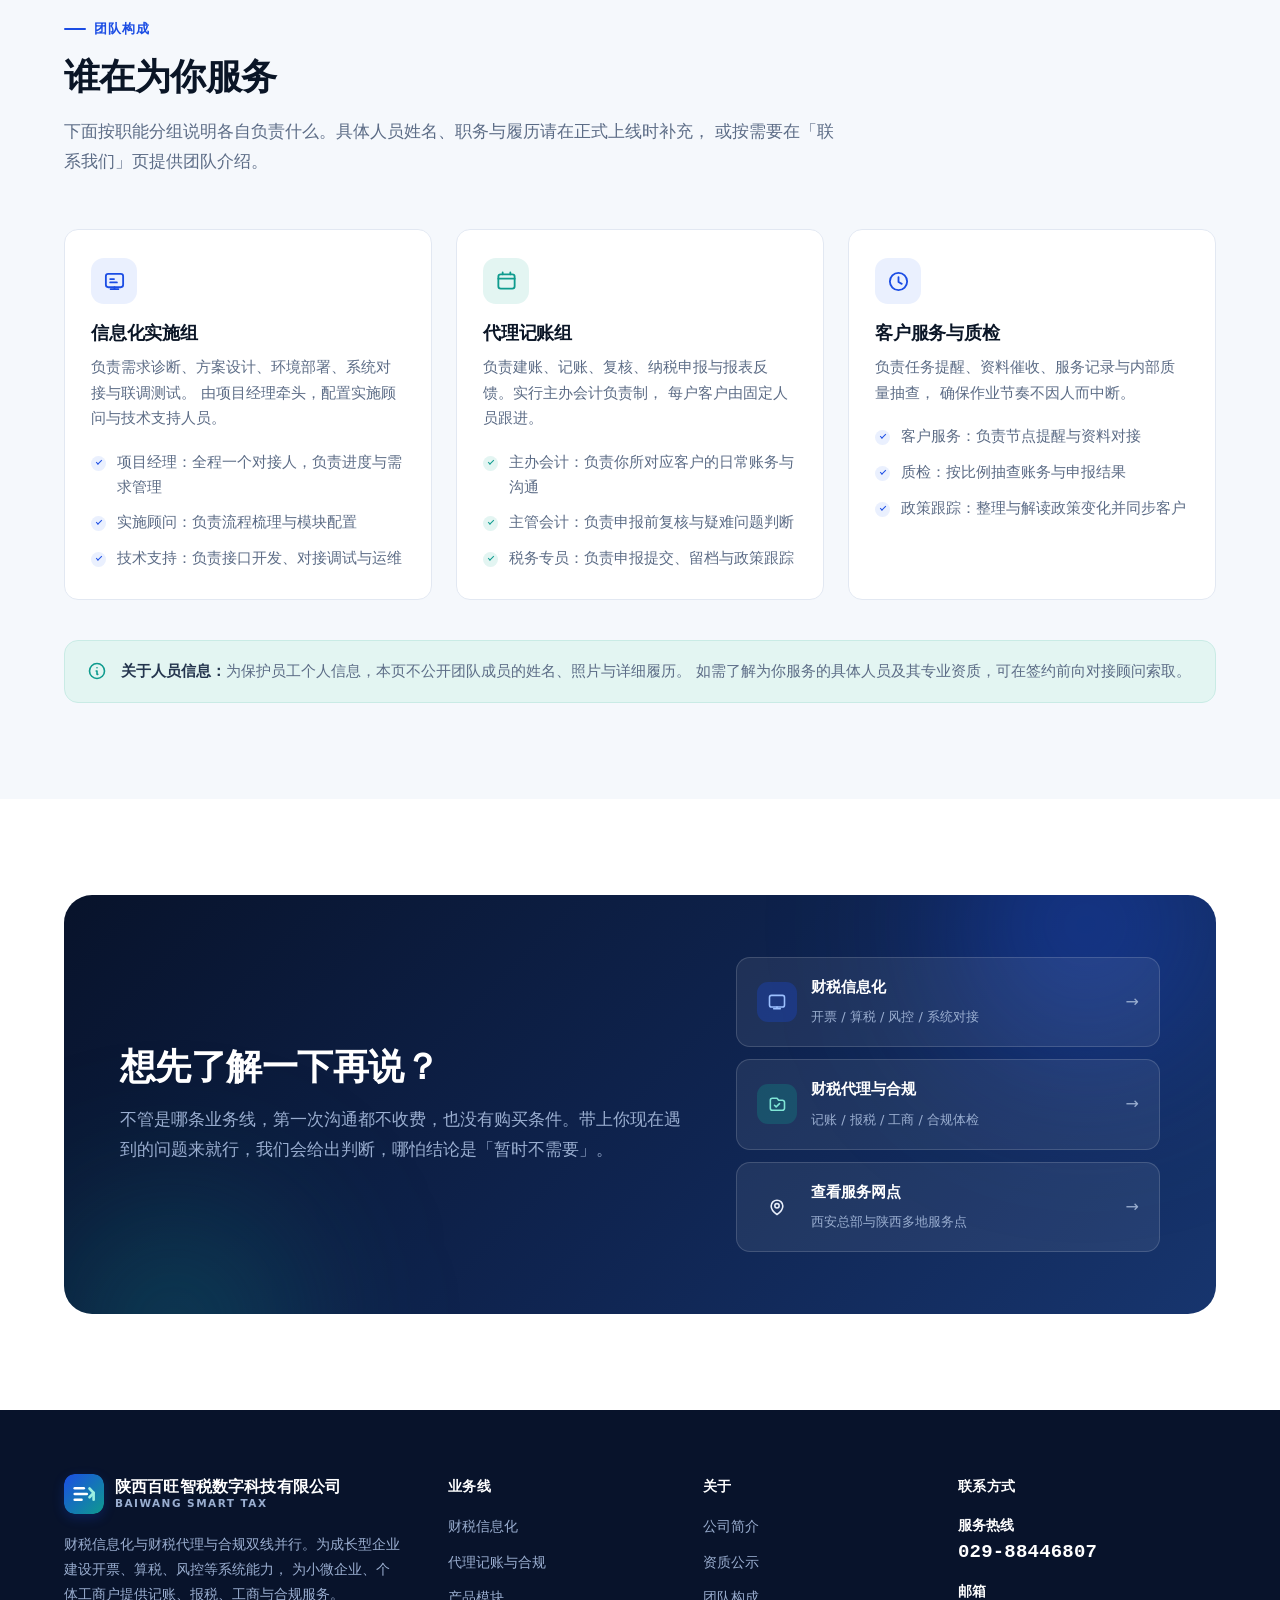
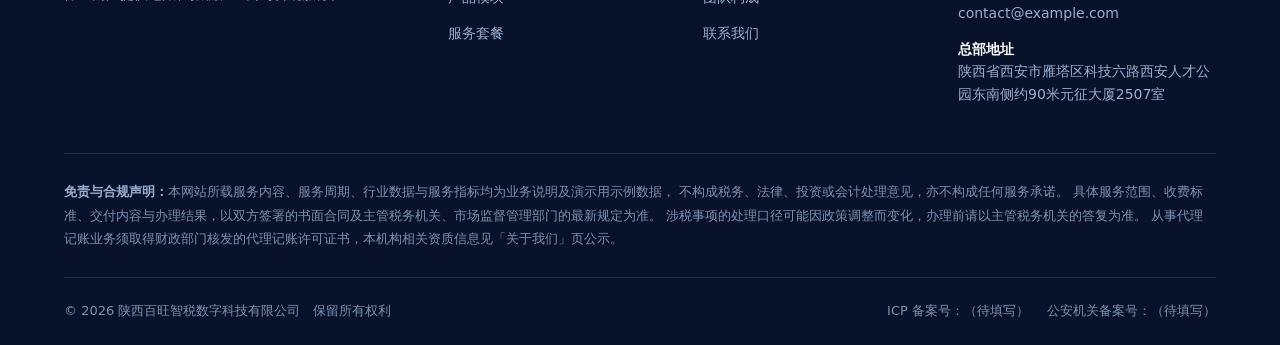
<file: about.html>
<!DOCTYPE html>
<html lang="zh-CN">
<head>
<meta charset="UTF-8">
<meta name="viewport" content="width=device-width, initial-scale=1">
<title>关于我们 — 公司简介与资质公示｜陕西百旺智税数字科技有限公司</title>
<meta name="description" content="陕西百旺智税数字科技有限公司，财税信息化与财税代理与合规双线并行。查看公司简介、资质证照公示、服务原则、业务演进与团队构成。">
<meta name="theme-color" content="#08132B">
<meta property="og:type" content="website">
<meta property="og:site_name" content="陕西百旺智税数字科技有限公司">
<meta property="og:title" content="关于我们 — 公司简介与资质公示">
<meta property="og:description" content="两条业务线、一套合规标准。了解我们的服务原则、资质与团队构成。">
<meta property="og:image" content="https://sxbwzs.github.io/assets/favicon.svg">
<link rel="icon" type="image/svg+xml" href="assets/favicon.svg">
<link rel="stylesheet" href="assets/css/style.css">
</head>
<body>

<a class="skip-link" href="#main">跳到主要内容</a>

<div class="topbar">
  <div class="container topbar-inner">
    <span class="topbar-note">
      <span class="topbar-dot" aria-hidden="true"></span>
      陕西本地团队 · 西安总部 + 多地服务网点 · 资质证照公示可查
    </span>
    <span class="topbar-links">
      <a href="index.html">返回首页</a>
      <a href="contact.html" class="topbar-tel">029-88446807</a>
    </span>
  </div>
</div>

<header class="header">
  <div class="container header-inner">
    <a class="brand" href="index.html">
      <img class="brand-mark" src="assets/favicon.svg" alt="" width="40" height="40">
      <span class="brand-text">
        <span class="brand-name">百旺智税</span>
        <span class="brand-sub">Baiwang Smart Tax</span>
      </span>
    </a>

    <nav class="nav" id="site-nav" aria-label="主导航">
      <a class="nav-link" href="index.html">首页</a>
      <a class="nav-link" href="solutions.html">财税信息化</a>
      <a class="nav-link is-sec" href="agency.html">财税代理与合规</a>
      <a class="nav-link is-active" href="about.html" aria-current="page">关于我们</a>
      <a class="nav-link" href="contact.html">联系我们</a>
      <div class="nav-mobile-cta">
        <a class="btn btn-primary btn-block" href="contact.html">预约财税信息化诊断</a>
        <a class="btn btn-sec btn-block" href="contact.html">预约代理记账评估</a>
      </div>
    </nav>

    <div class="header-cta">
      <a class="btn btn-ghost btn-sm" href="contact.html">预约诊断</a>
      <a class="btn btn-primary btn-sm" href="contact.html">获取方案</a>
    </div>

    <button class="nav-toggle js-nav-toggle" type="button"
            aria-label="打开菜单" aria-expanded="false" aria-controls="site-nav">
      <svg class="ico-menu" viewBox="0 0 24 24" fill="none" stroke="currentColor"
           stroke-width="2" stroke-linecap="round" aria-hidden="true">
        <path d="M4 7h16M4 12h16M4 17h16"/>
      </svg>
      <svg class="ico-close" viewBox="0 0 24 24" fill="none" stroke="currentColor"
           stroke-width="2" stroke-linecap="round" aria-hidden="true">
        <path d="M6 6l12 12M18 6L6 18"/>
      </svg>
    </button>
  </div>
</header>

<main id="main">

<!-- ============ 页面 Hero ============ -->
<section class="page-hero is-pri">
  <div class="container page-hero-inner">
    <nav class="breadcrumb" aria-label="面包屑">
      <a href="index.html">首页</a>
      <span class="breadcrumb-sep" aria-hidden="true">/</span>
      <span aria-current="page">关于我们</span>
    </nav>

    <div class="chip-row">
      <span class="chip">财税信息化</span>
      <span class="chip">财税代理与合规</span>
      <span class="chip">陕西本地服务</span>
    </div>

    <h1>两条业务线，<br>一套合规标准和一支团队</h1>

    <p>
      我们既给企业装财税系统，也给小微企业做记账报税。看起来是两门生意，
      底下其实是同一件事：把财税规则吃透，然后用合适的方式替你落地——能自动化的自动化，该人工的用专人盯住。
    </p>
  </div>
</section>

<!-- ============ 公司简介 ============ -->
<section class="section">
  <div class="container container-tight">

    <div class="sec-head reveal">
      <span class="eyebrow">公司简介</span>
      <h2 class="section-title">我们做什么</h2>
    </div>

    <div class="reveal">
      <p class="lead mb-md">
        陕西百旺智税数字科技有限公司是一家立足陕西的财税服务机构，业务分为两条并行的主线。
      </p>

      <p class="mb-md">
        <b>线 1 · 财税信息化。</b>面向有独立财务团队或信息化预算的企业，
        建设开票、算税、风控、票据、档案等系统能力，并与企业既有的 ERP、收银、业务系统对接，
        让业务数据自动流转到财税环节。这条线的客户通常是财务总监、IT / 信息化负责人和企业决策人。
      </p>

      <p class="mb-md">
        <b>线 2 · 财税代理与合规。</b>面向小微企业、个体工商户和初创团队，
        提供代理记账、纳税申报、工商事务、汇算清缴与年报公示、合规体检等服务。
        这条线的客户通常没有专职会计，更需要的是「有人替我盯着」。
      </p>

      <p>
        两条线的客户规模和预算差异很大，但我们认为它们面对的是同一个问题：
        <b>财税规则的复杂度超出了经营者自己处理的合理范围。</b>
        区别只在于解决方式——规模够大就用系统把复杂度固化下来，
        规模不够就用专人把复杂度接过去。我们两条都做，所以能给出更中肯的建议，
        而不是把所有人往同一条路上推。
      </p>
    </div>

    <div class="metric-grid mt-lg reveal" data-on-reveal>
      <div class="metric">
        <div class="metric-num" data-count="10000" data-suffix="+户">10000+户</div>
        <div class="metric-label">累计服务企业客户</div>
      </div>
      <div class="metric is-sec">
        <div class="metric-num" data-count="12" data-suffix="类">12类</div>
        <div class="metric-label">已适配行业场景</div>
      </div>
      <div class="metric">
        <div class="metric-num" data-count="100" data-suffix="+人">100+人</div>
        <div class="metric-label">团队规模</div>
      </div>
    </div>

    <div class="notice mt-lg reveal">
      <svg class="notice-ico" viewBox="0 0 24 24" fill="none" stroke="currentColor"
           stroke-width="1.9" stroke-linecap="round" stroke-linejoin="round" aria-hidden="true">
        <circle cx="12" cy="12" r="9"/><path d="M12 8h.01M11 12h1v4h1"/>
      </svg>
      <div>
        <b>关于本页数据：</b>上方指标与后文的服务原则、团队构成中的具体数字均为<b>演示用示例数据</b>，
        正式上线前请替换为经核实后的真实信息。资质证照信息需与实际持有的证照一致。
      </div>
    </div>

  </div>
</section>

<!-- ============ 业务协同 ============ -->
<section class="section section-soft">
  <div class="container">

    <div class="sec-head center reveal">
      <span class="eyebrow is-center">两条线怎么协同</span>
      <h2 class="section-title">为什么同时做这两件事</h2>
      <p class="section-sub">
        不是简单的业务多元化。两条线在能力上是互相喂养的。
      </p>
    </div>

    <div class="grid g-3">

      <article class="card reveal reveal-d1">
        <div class="card-ico" aria-hidden="true">
          <svg viewBox="0 0 24 24" fill="none" stroke="currentColor" stroke-width="1.9"
               stroke-linecap="round" stroke-linejoin="round">
            <path d="M4 12h7M13 12h7"/>
            <path d="M9 8.5L12.5 12 9 15.5M15 8.5L11.5 12l3.5 3.5"/>
          </svg>
        </div>
        <h3 class="card-title">代理业务提供真实场景</h3>
        <p class="card-desc">
          记账报税遇到的都是最实在的问题：小规模怎么算、优惠怎么适用、票据不全怎么办。
          这些问题在系统开发中最容易变成脱离实际的「想当然」，而在代理业务里天天遇到。
        </p>
      </article>

      <article class="card reveal reveal-d2">
        <div class="card-ico" aria-hidden="true">
          <svg viewBox="0 0 24 24" fill="none" stroke="currentColor" stroke-width="1.9"
               stroke-linecap="round" stroke-linejoin="round">
            <path d="M12 3l7.5 3.5v5c0 4.4-3.1 8.4-7.5 9.5-4.4-1.1-7.5-5.1-7.5-9.5v-5z"/>
            <path d="M9 12.2l2.2 2.2L15.5 10"/>
          </svg>
        </div>
        <h3 class="card-title">信息化沉淀作业规范</h3>
        <p class="card-desc">
          做系统被迫把流程讲清楚：什么情况下该做什么、谁确认、留下什么记录。
          这套规范反过来用在代理业务上，让服务过程可追溯，而不是靠会计个人经验。
        </p>
      </article>

      <article class="card reveal reveal-d3">
        <div class="card-ico" aria-hidden="true">
          <svg viewBox="0 0 24 24" fill="none" stroke="currentColor" stroke-width="1.9"
               stroke-linecap="round" stroke-linejoin="round">
            <path d="M4 19V5M4 19h16"/>
            <path d="M8 15V11M12 15V8M16 15v-5"/>
          </svg>
        </div>
        <h3 class="card-title">客户可以沿着一条线成长</h3>
        <p class="card-desc">
          今天只有一家小店，用代理记账就够了；三年后开了五家分店、上了收银系统，
          就该换成信息化方案。你能一直在同一个团队里升级，不用重新找供应商、重新讲背景。
        </p>
      </article>

    </div>
  </div>
</section>

<!-- ============ 服务原则 ============ -->
<section class="section">
  <div class="container">

    <div class="sec-head reveal">
      <span class="eyebrow">服务原则</span>
      <h2 class="section-title">四条原则，两条线都适用</h2>
      <p class="section-sub">这些不是口号。它们体现在合同条款、作业规范和我们对具体问题的回答方式上。</p>
    </div>

    <div class="grid g-4">

      <article class="card card-flat reveal reveal-d1">
        <div class="card-num">01</div>
        <h3 class="card-title">合规优先于效率</h3>
        <p class="card-desc">
          任何提速方案都不以突破税务合规为代价。当两者冲突时，我们保留合规那一侧，
          并把因此增加的成本如实告诉你。
        </p>
      </article>

      <article class="card card-flat reveal reveal-d2">
        <div class="card-num">02</div>
        <h3 class="card-title">说清边界</h3>
        <p class="card-desc">
          做什么、不做什么、多久做完、谁负责——写在合同和方案书里。
          我们更愿意在开始前花时间讲清楚，而不是在结束时解释为什么没做到。
        </p>
      </article>

      <article class="card card-flat reveal reveal-d3">
        <div class="card-num">03</div>
        <h3 class="card-title">不用数据锁客</h3>
        <p class="card-desc">
          账套、凭证、报表、申报记录的所有权属于客户。合作终止时按约定导出并交接，
          不把数据当作留住客户的筹码。
        </p>
      </article>

      <article class="card card-flat reveal reveal-d4">
        <div class="card-num">04</div>
        <h3 class="card-title">该说不知道就说不知道</h3>
        <p class="card-desc">
          税收政策存在大量需要结合具体情形判断的地方，也存在征纳双方理解不一致的情况。
          遇到这类问题，我们会说明「需要向主管税务机关确认」，而不是给一个听起来确定的答案。
        </p>
      </article>

    </div>
  </div>
</section>

<!-- ============ 资质公示 ============ -->
<section class="section section-soft" id="credentials">
  <div class="container">

    <div class="sec-head reveal">
      <span class="eyebrow">资质公示</span>
      <h2 class="section-title">证照与资质</h2>
      <p class="section-sub">
        从事代理记账业务须取得财政部门核发的代理记账许可证书。
        签约前你可以要求核验原件，或通过主管机关的公开渠道查询。
      </p>
    </div>

    <div class="table-wrap reveal">
      <table class="data-table">
        <caption class="sr-only">公司证照与资质信息公示</caption>
        <thead>
          <tr>
            <th scope="col">证照 / 资质名称</th>
            <th scope="col">编号</th>
            <th scope="col">有效期至</th>
            <th scope="col">核验方式</th>
          </tr>
        </thead>
        <tbody>
          <tr>
            <td class="nowrap"><strong>营业执照</strong></td>
            <td>（待填写）</td>
            <td>（待填写）</td>
            <td>国家企业信用信息公示系统</td>
          </tr>
          <tr>
            <td class="nowrap"><strong>代理记账许可证书</strong></td>
            <td>（待填写）</td>
            <td>（待填写）</td>
            <td>财政部门公开渠道 / 核验原件</td>
          </tr>
          <tr>
            <td class="nowrap"><strong>涉税专业服务机构信息</strong></td>
            <td>（待填写）</td>
            <td>（待填写）</td>
            <td>税务机关涉税专业服务信息公告</td>
          </tr>
          <tr>
            <td class="nowrap"><strong>软件相关资质</strong></td>
            <td>（待填写）</td>
            <td>（待填写）</td>
            <td>（按实际持有情况填写）</td>
          </tr>
          <tr>
            <td class="nowrap"><strong>信息系统安全相关资质</strong></td>
            <td>（待填写）</td>
            <td>（待填写）</td>
            <td>（按实际持有情况填写）</td>
          </tr>
        </tbody>
      </table>
    </div>

    <div class="grid g-2 mt-lg">

      <article class="card reveal reveal-d1">
        <div class="card-ico" aria-hidden="true">
          <svg viewBox="0 0 24 24" fill="none" stroke="currentColor" stroke-width="1.9"
               stroke-linecap="round" stroke-linejoin="round">
            <path d="M12 3l7.5 3.5v5c0 4.4-3.1 8.4-7.5 9.5-4.4-1.1-7.5-5.1-7.5-9.5v-5z"/>
            <path d="M9 12.2l2.2 2.2L15.5 10"/>
          </svg>
        </div>
        <h3 class="card-title">人员的专业资质</h3>
        <p class="card-desc">
          记账与涉税服务的具体经办人员持有会计专业技术资格或税务师等相关资质，
          团队中具备中级及以上职称的人员占比（待填写）。
        </p>
        <p class="note-text mt-sm">
          如你需要，可在签约前要求提供本次为你服务的主办会计与项目经理的资质证明。
        </p>
      </article>

      <article class="card reveal reveal-d2">
        <div class="card-ico" aria-hidden="true">
          <svg viewBox="0 0 24 24" fill="none" stroke="currentColor" stroke-width="1.9"
               stroke-linecap="round" stroke-linejoin="round">
            <rect x="4" y="10" width="16" height="10" rx="2"/>
            <path d="M8 10V7a4 4 0 018 0v3"/>
          </svg>
        </div>
        <h3 class="card-title">数据与信息安全管理</h3>
        <p class="card-desc">
          客户资料按最小必要原则收集与存储，权限按岗位分配，关键操作留有日志。
          纸质资料在约定的保管期内装订归档，到期按约定处理或归还。
        </p>
        <p class="note-text mt-sm">
          具体的数据存储位置、保留期限与销毁方式会在服务合同中逐项约定。
        </p>
      </article>

    </div>

  </div>
</section>

<!-- ============ 业务演进 ============ -->
<section class="section">
  <div class="container">

    <div class="sec-head reveal">
      <span class="eyebrow">业务演进</span>
      <h2 class="section-title">能力是怎么一步步建起来的</h2>
      <p class="section-sub">
        下面按能力建设的阶段组织，而非按年份——因为我们相信你关心的是「现在能做什么」，
        而不是「哪一年成立的」。具体的时间节点请在正式上线时替换为真实信息。
      </p>
    </div>

    <div class="timeline reveal">
      <div class="tl-item is-sec">
        <div class="tl-year">阶段一 · 代理服务起步</div>
        <h3 class="tl-title">从记账报税做起</h3>
        <p class="tl-desc">
          业务起点是小微企业与个体工商户的代理记账与纳税申报。
          这个阶段积累的是对真实业务场景的理解：什么样的票据会出问题、哪些申报节点最容易漏、
          客户在什么情况下最需要人回应。
        </p>
      </div>
      <div class="tl-item is-sec">
        <div class="tl-year">阶段二 · 作业规范化</div>
        <h3 class="tl-title">把经验变成流程</h3>
        <p class="tl-desc">
          随着客户数量增加，靠个人经验已经撑不住。我们开始把记账、复核、申报、反馈拆成固定环节，
          明确每个环节的输入、输出和责任人，并建立月度作业日历。
        </p>
      </div>
      <div class="tl-item">
        <div class="tl-year">阶段三 · 信息化能力建设</div>
        <h3 class="tl-title">开始为企业建系统</h3>
        <p class="tl-desc">
          部分客户规模增长后，代理服务已无法覆盖需求——多门店开票口径不一、业务与财务数据割裂。
          由此延伸出信息化业务：开票、算税、风控等系统建设与既有系统的对接集成。
        </p>
      </div>
      <div class="tl-item">
        <div class="tl-year">阶段四 · 双线并行</div>
        <h3 class="tl-title">两条线共用一套标准</h3>
        <p class="tl-desc">
          目前两条业务线并行运作，共用同一套合规标准、同一套作业规范与同一支技术团队。
          客户可以按自身阶段选择其中一条，也可以在规模变化时平滑切换。
        </p>
      </div>
    </div>

  </div>
</section>

<!-- ============ 团队构成 ============ -->
<section class="section section-soft" id="team">
  <div class="container">

    <div class="sec-head reveal">
      <span class="eyebrow">团队构成</span>
      <h2 class="section-title">谁在为你服务</h2>
      <p class="section-sub">
        下面按职能分组说明各自负责什么。具体人员姓名、职务与履历请在正式上线时补充，
        或按需要在「联系我们」页提供团队介绍。
      </p>
    </div>

    <div class="grid g-3">

      <article class="card reveal reveal-d1">
        <div class="card-ico" aria-hidden="true">
          <svg viewBox="0 0 24 24" fill="none" stroke="currentColor" stroke-width="1.9"
               stroke-linecap="round" stroke-linejoin="round">
            <rect x="3" y="4" width="18" height="14" rx="2.5"/>
            <path d="M8 20h8M12 18v2M7.5 9.5h4M7.5 13h7"/>
          </svg>
        </div>
        <h3 class="card-title">信息化实施组</h3>
        <p class="card-desc">
          负责需求诊断、方案设计、环境部署、系统对接与联调测试。
          由项目经理牵头，配置实施顾问与技术支持人员。
        </p>
        <ul class="tick-list">
          <li>项目经理：全程一个对接人，负责进度与需求管理</li>
          <li>实施顾问：负责流程梳理与模块配置</li>
          <li>技术支持：负责接口开发、对接调试与运维</li>
        </ul>
      </article>

      <article class="card reveal reveal-d2">
        <div class="card-ico is-sec" aria-hidden="true">
          <svg viewBox="0 0 24 24" fill="none" stroke="currentColor" stroke-width="1.9"
               stroke-linecap="round" stroke-linejoin="round">
            <rect x="3.5" y="4.5" width="17" height="15" rx="2.5"/>
            <path d="M3.5 9h17M8 4.5V2.5M16 4.5V2.5"/>
          </svg>
        </div>
        <h3 class="card-title">代理记账组</h3>
        <p class="card-desc">
          负责建账、记账、复核、纳税申报与报表反馈。实行主办会计负责制，
          每户客户由固定人员跟进。
        </p>
        <ul class="tick-list is-sec">
          <li>主办会计：负责你所对应客户的日常账务与沟通</li>
          <li>主管会计：负责申报前复核与疑难问题判断</li>
          <li>税务专员：负责申报提交、留档与政策跟踪</li>
        </ul>
      </article>

      <article class="card reveal reveal-d3">
        <div class="card-ico" aria-hidden="true">
          <svg viewBox="0 0 24 24" fill="none" stroke="currentColor" stroke-width="1.9"
               stroke-linecap="round" stroke-linejoin="round">
            <circle cx="12" cy="12" r="9"/>
            <path d="M12 7.5v5l3.4 2"/>
          </svg>
        </div>
        <h3 class="card-title">客户服务与质检</h3>
        <p class="card-desc">
          负责任务提醒、资料催收、服务记录与内部质量抽查，
          确保作业节奏不因人而中断。
        </p>
        <ul class="tick-list">
          <li>客户服务：负责节点提醒与资料对接</li>
          <li>质检：按比例抽查账务与申报结果</li>
          <li>政策跟踪：整理与解读政策变化并同步客户</li>
        </ul>
      </article>

    </div>

    <div class="notice is-sec mt-lg reveal">
      <svg class="notice-ico" viewBox="0 0 24 24" fill="none" stroke="currentColor"
           stroke-width="1.9" stroke-linecap="round" stroke-linejoin="round" aria-hidden="true">
        <circle cx="12" cy="12" r="9"/><path d="M12 8h.01M11 12h1v4h1"/>
      </svg>
      <div>
        <b>关于人员信息：</b>为保护员工个人信息，本页不公开团队成员的姓名、照片与详细履历。
        如需了解为你服务的具体人员及其专业资质，可在签约前向对接顾问索取。
      </div>
    </div>

  </div>
</section>

<!-- ============ CTA ============ -->
<section class="section">
  <div class="container">
    <div class="cta-band reveal">
      <div class="cta-inner">
        <div>
          <h2>想先了解一下再说？</h2>
          <p>不管是哪条业务线，第一次沟通都不收费，也没有购买条件。带上你现在遇到的问题来就行，我们会给出判断，哪怕结论是「暂时不需要」。 </p>
        </div>
        <div class="cta-side">
          <a class="cta-opt is-pri" href="solutions.html">
            <span class="cta-opt-ico" aria-hidden="true">
              <svg viewBox="0 0 24 24" fill="none" stroke="currentColor" stroke-width="1.9"
                   stroke-linecap="round" stroke-linejoin="round">
                <rect x="3" y="4" width="18" height="14" rx="2.5"/>
                <path d="M8 20h8M12 18v2"/>
              </svg>
            </span>
            <span class="cta-opt-text">
              <b>财税信息化</b>
              <span>开票 / 算税 / 风控 / 系统对接</span>
            </span>
            <span class="cta-opt-arrow" aria-hidden="true">→</span>
          </a>
          <a class="cta-opt is-sec" href="agency.html">
            <span class="cta-opt-ico" aria-hidden="true">
              <svg viewBox="0 0 24 24" fill="none" stroke="currentColor" stroke-width="1.9"
                   stroke-linecap="round" stroke-linejoin="round">
                <path d="M4 7.5A2.5 2.5 0 016.5 5H12l2 2.5h4.5A2.5 2.5 0 0121 10v7a2.5 2.5 0 01-2.5 2.5h-12A2.5 2.5 0 014 17z"/>
                <path d="M9 13.5l2 2 4-4"/>
              </svg>
            </span>
            <span class="cta-opt-text">
              <b>财税代理与合规</b>
              <span>记账 / 报税 / 工商 / 合规体检</span>
            </span>
            <span class="cta-opt-arrow" aria-hidden="true">→</span>
          </a>
          <a class="cta-opt" href="contact.html">
            <span class="cta-opt-ico" aria-hidden="true">
              <svg viewBox="0 0 24 24" fill="none" stroke="currentColor" stroke-width="1.9"
                   stroke-linecap="round" stroke-linejoin="round">
                <path d="M12 21s7-4.6 7-10.2A7 7 0 005 10.8C5 16.4 12 21 12 21z"/>
                <circle cx="12" cy="10.5" r="2.6"/>
              </svg>
            </span>
            <span class="cta-opt-text">
              <b>查看服务网点</b>
              <span>西安总部与陕西多地服务点</span>
            </span>
            <span class="cta-opt-arrow" aria-hidden="true">→</span>
          </a>
        </div>
      </div>
    </div>
  </div>
</section>

</main>

<footer class="footer">
  <div class="container">

    <div class="footer-top">
      <div class="footer-brand">
        <a class="brand" href="index.html">
          <img class="brand-mark" src="assets/favicon.svg" alt="" width="40" height="40">
          <span class="brand-text">
            <span class="brand-name">陕西百旺智税数字科技有限公司</span>
            <span class="brand-sub">Baiwang Smart Tax</span>
          </span>
        </a>
        <p class="footer-desc">
          财税信息化与财税代理与合规双线并行。为成长型企业建设开票、算税、风控等系统能力，
          为小微企业、个体工商户提供记账、报税、工商与合规服务。
        </p>
      </div>

      <div>
        <div class="footer-title">业务线</div>
        <div class="footer-links">
          <a href="solutions.html">财税信息化</a>
          <a href="agency.html">代理记账与合规</a>
          <a href="solutions.html#modules">产品模块</a>
          <a href="agency.html#plans">服务套餐</a>
        </div>
      </div>

      <div>
        <div class="footer-title">关于</div>
        <div class="footer-links">
          <a href="about.html">公司简介</a>
          <a href="about.html#credentials">资质公示</a>
          <a href="about.html#team">团队构成</a>
          <a href="contact.html">联系我们</a>
        </div>
      </div>

      <div>
        <div class="footer-title">联系方式</div>
        <div class="footer-contact">
          <div>
            <b>服务热线</b><br>
            <a class="footer-tel" href="tel:4000000000">029-88446807</a>
          </div>
          <div>
            <b>邮箱</b><br>
            contact@example.com
          </div>
          <div>
            <b>总部地址</b><br>
            陕西省西安市雁塔区科技六路西安人才公园东南侧约90米元征大厦2507室
          </div>
        </div>
      </div>
    </div>

    <div class="footer-risk">
      <b>免责与合规声明：</b>本网站所载服务内容、服务周期、行业数据与服务指标均为业务说明及演示用示例数据，
      不构成税务、法律、投资或会计处理意见，亦不构成任何服务承诺。
      具体服务范围、收费标准、交付内容与办理结果，以双方签署的书面合同及主管税务机关、市场监督管理部门的最新规定为准。
      涉税事项的处理口径可能因政策调整而变化，办理前请以主管税务机关的答复为准。
      从事代理记账业务须取得财政部门核发的代理记账许可证书，本机构相关资质信息见「关于我们」页公示。
    </div>

    <div class="footer-bottom">
      <span>© 2026 陕西百旺智税数字科技有限公司　保留所有权利</span>
      <span class="footer-bottom-links">
        <span>ICP 备案号：（待填写）</span>
        <span>公安机关备案号：（待填写）</span>
      </span>
    </div>

  </div>
</footer>

<button class="to-top" type="button" aria-label="返回顶部">
  <svg viewBox="0 0 24 24" fill="none" stroke="currentColor" stroke-width="2"
       stroke-linecap="round" stroke-linejoin="round" aria-hidden="true">
    <path d="M12 19V5M5 12l7-7 7 7"/>
  </svg>
</button>

<script src="assets/js/main.js"></script>
</body>
</html>
</file>
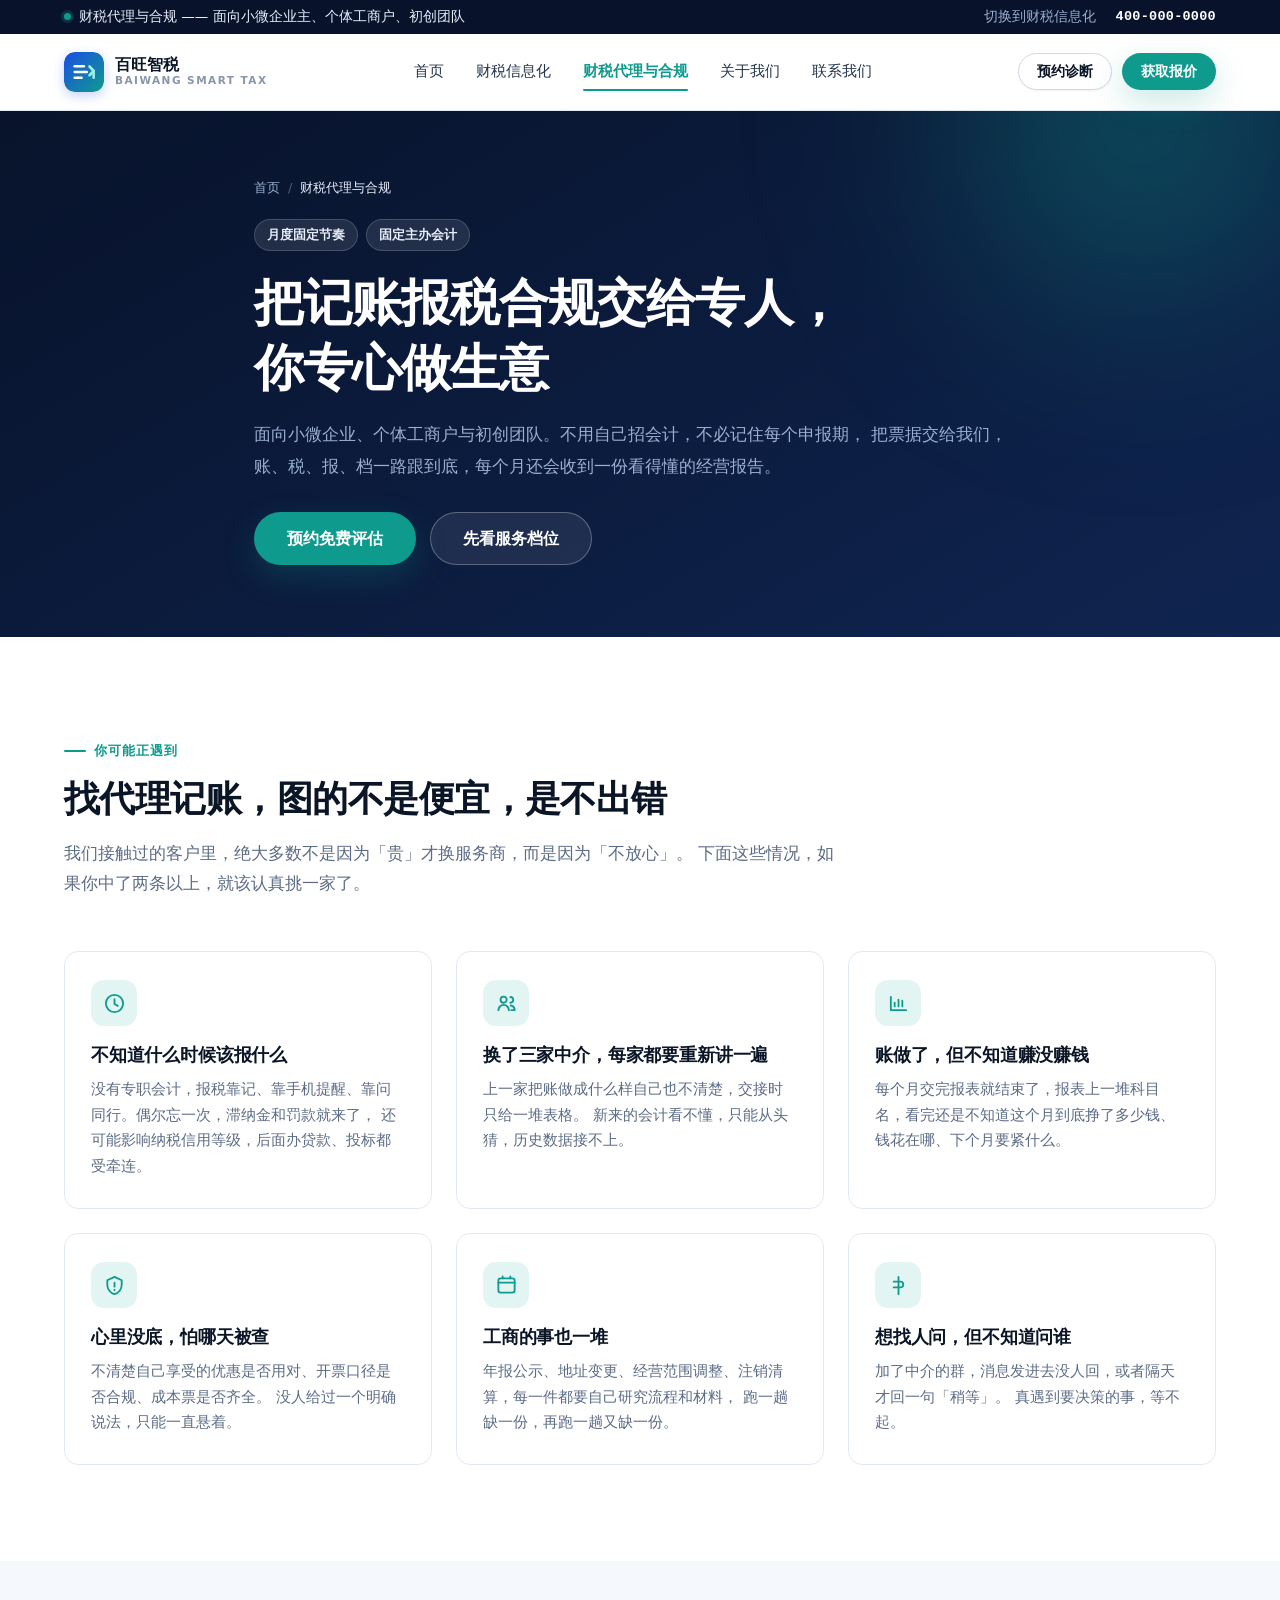
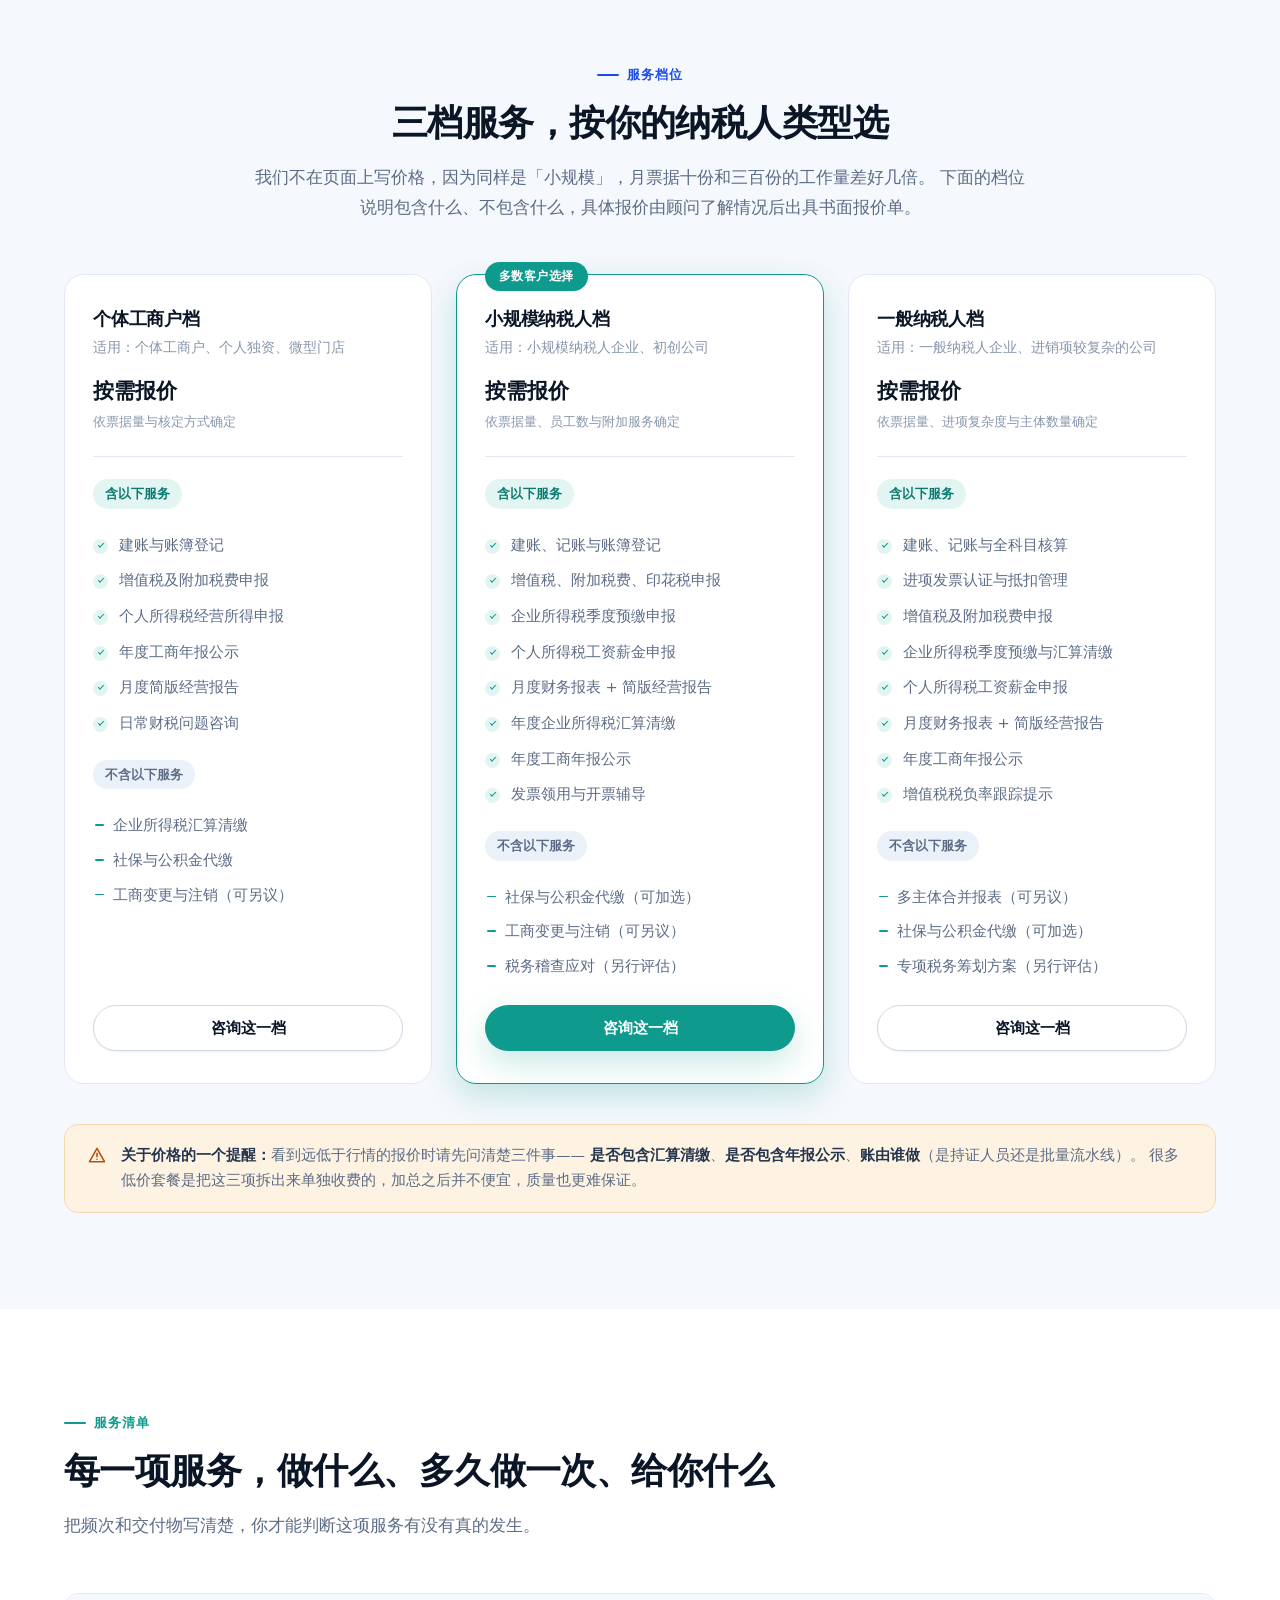
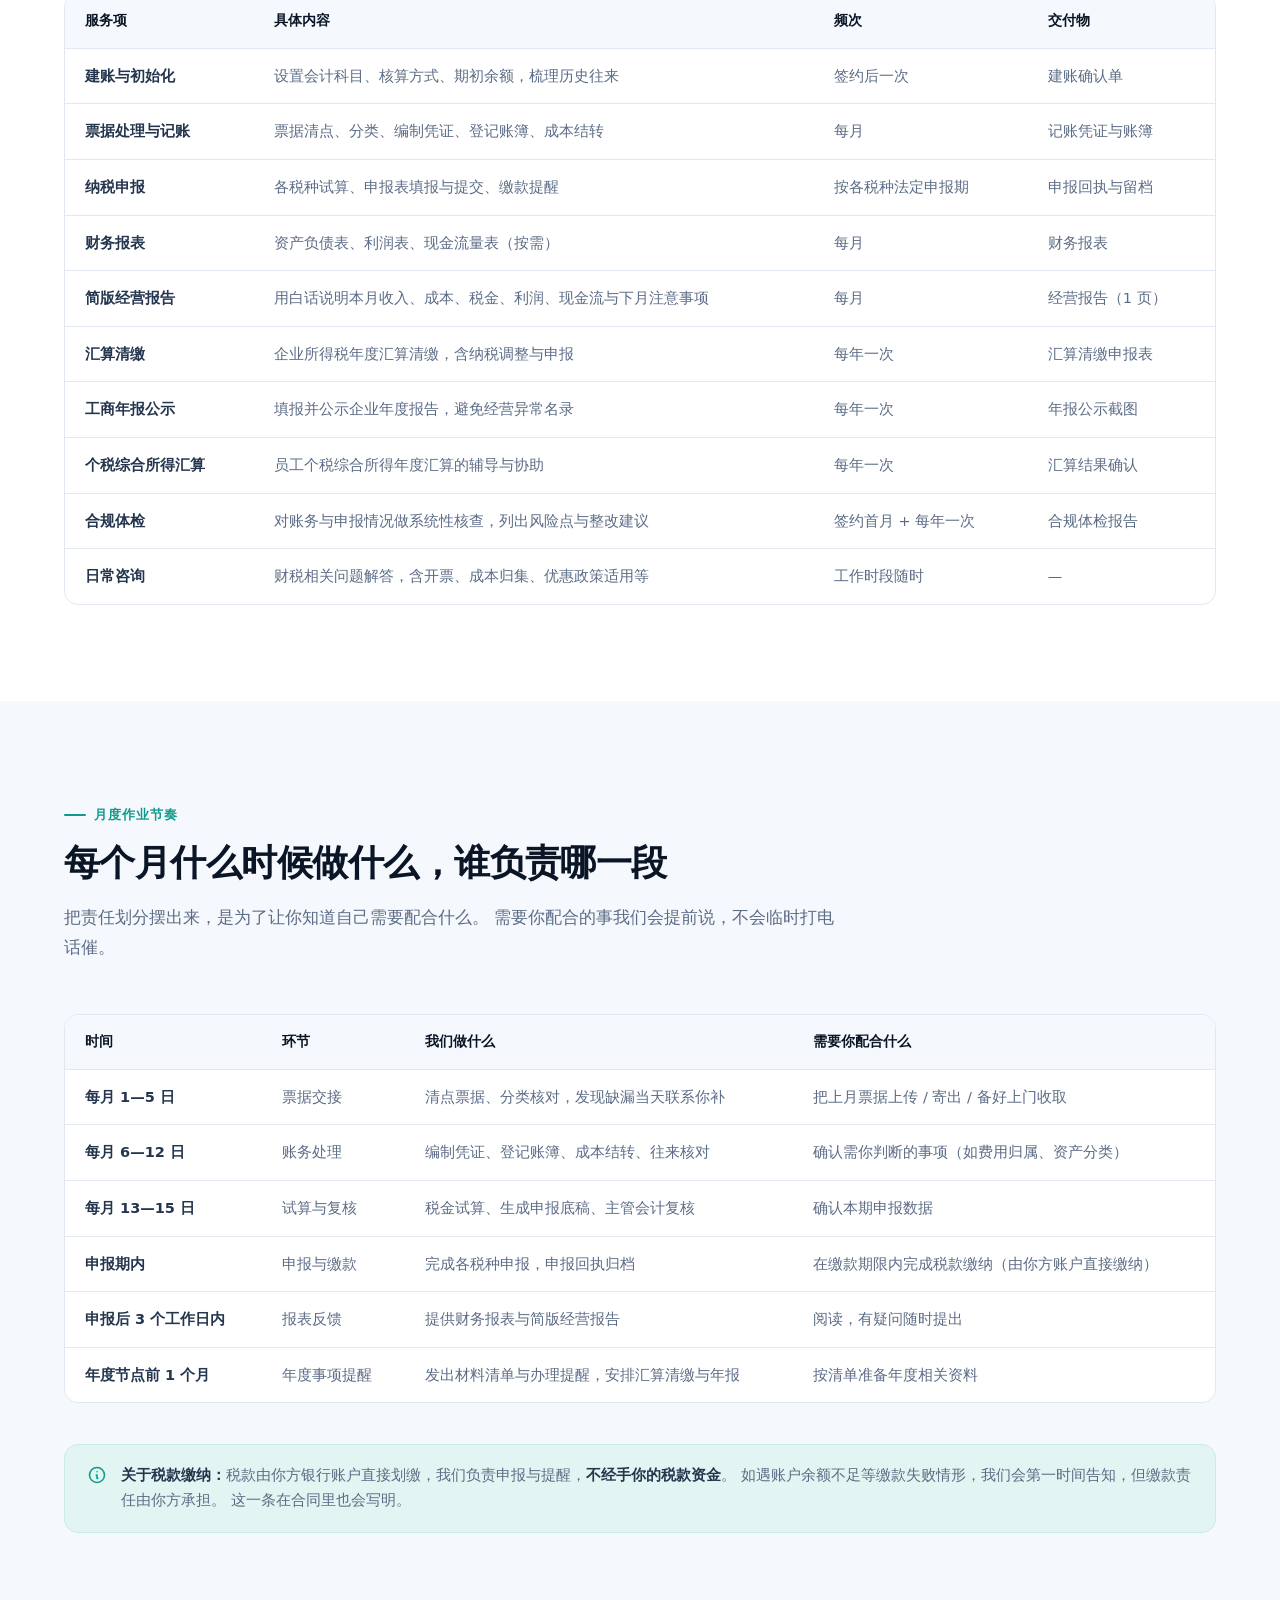
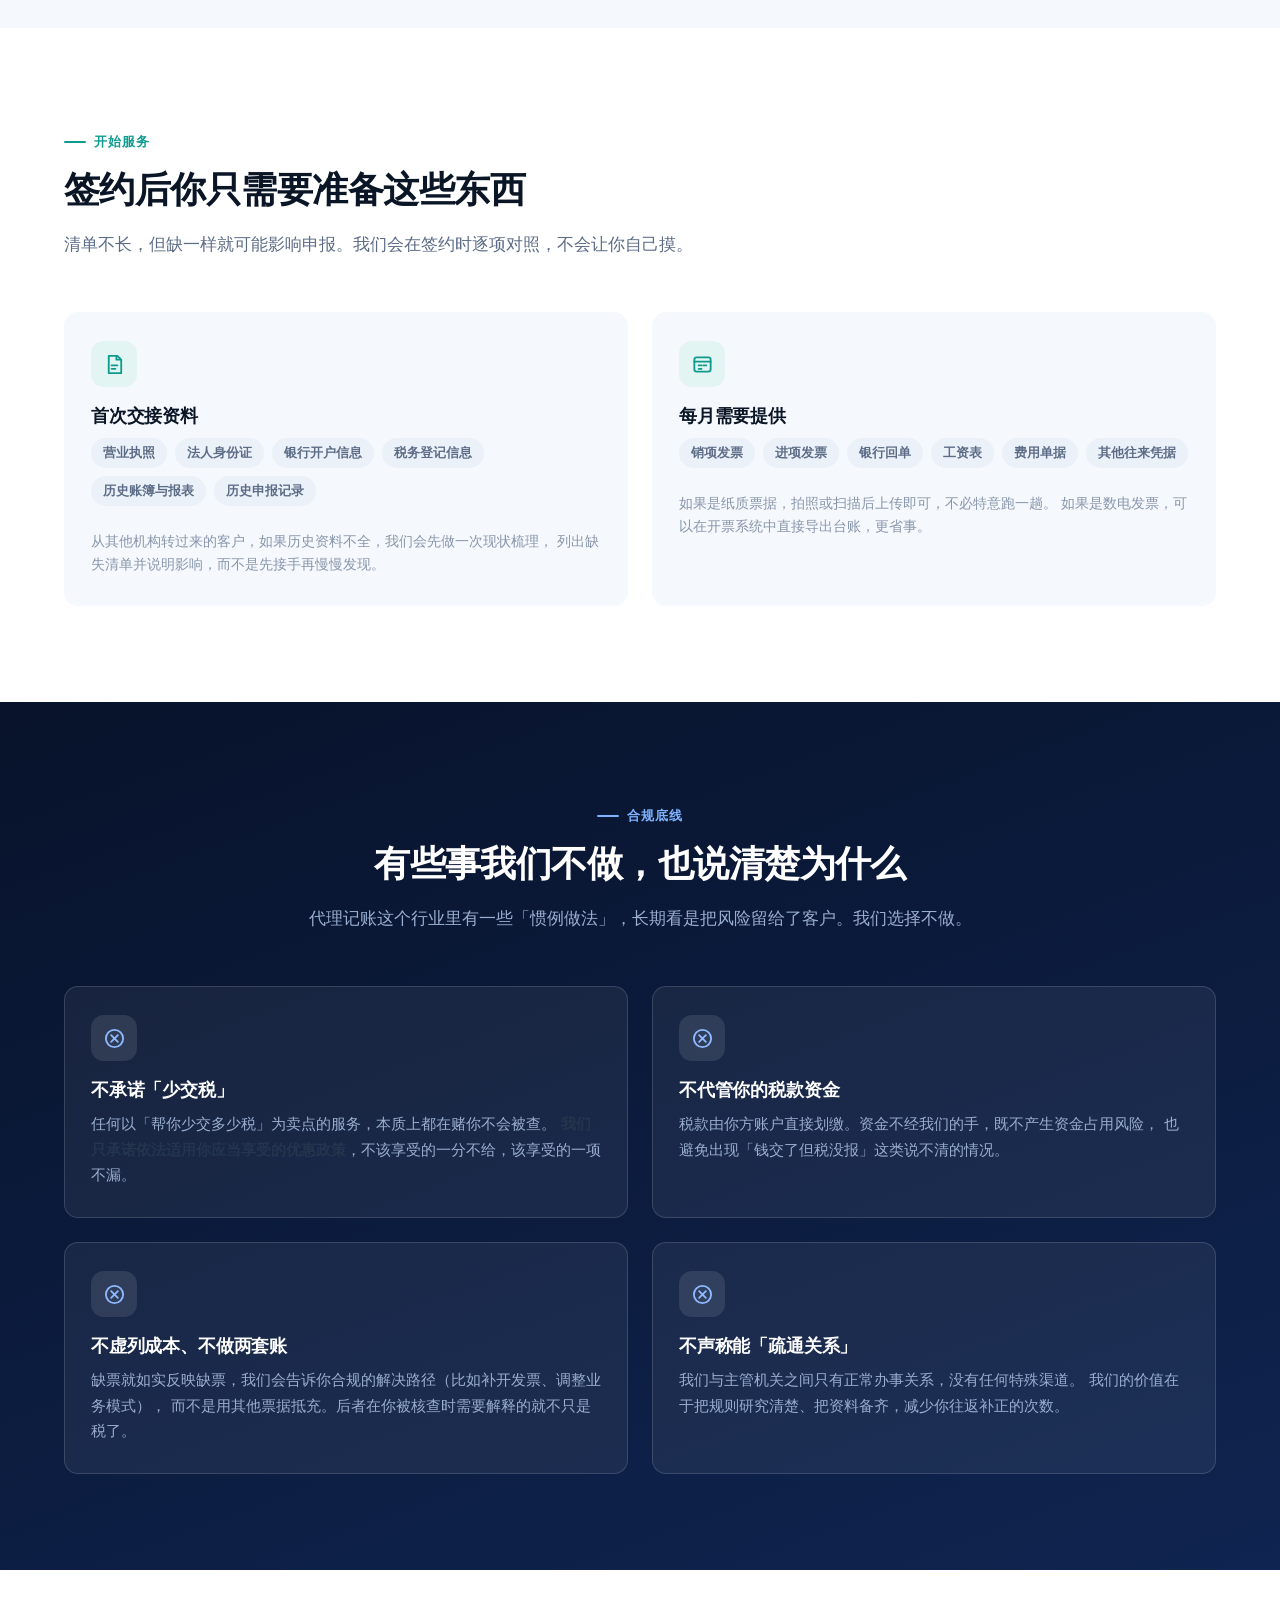
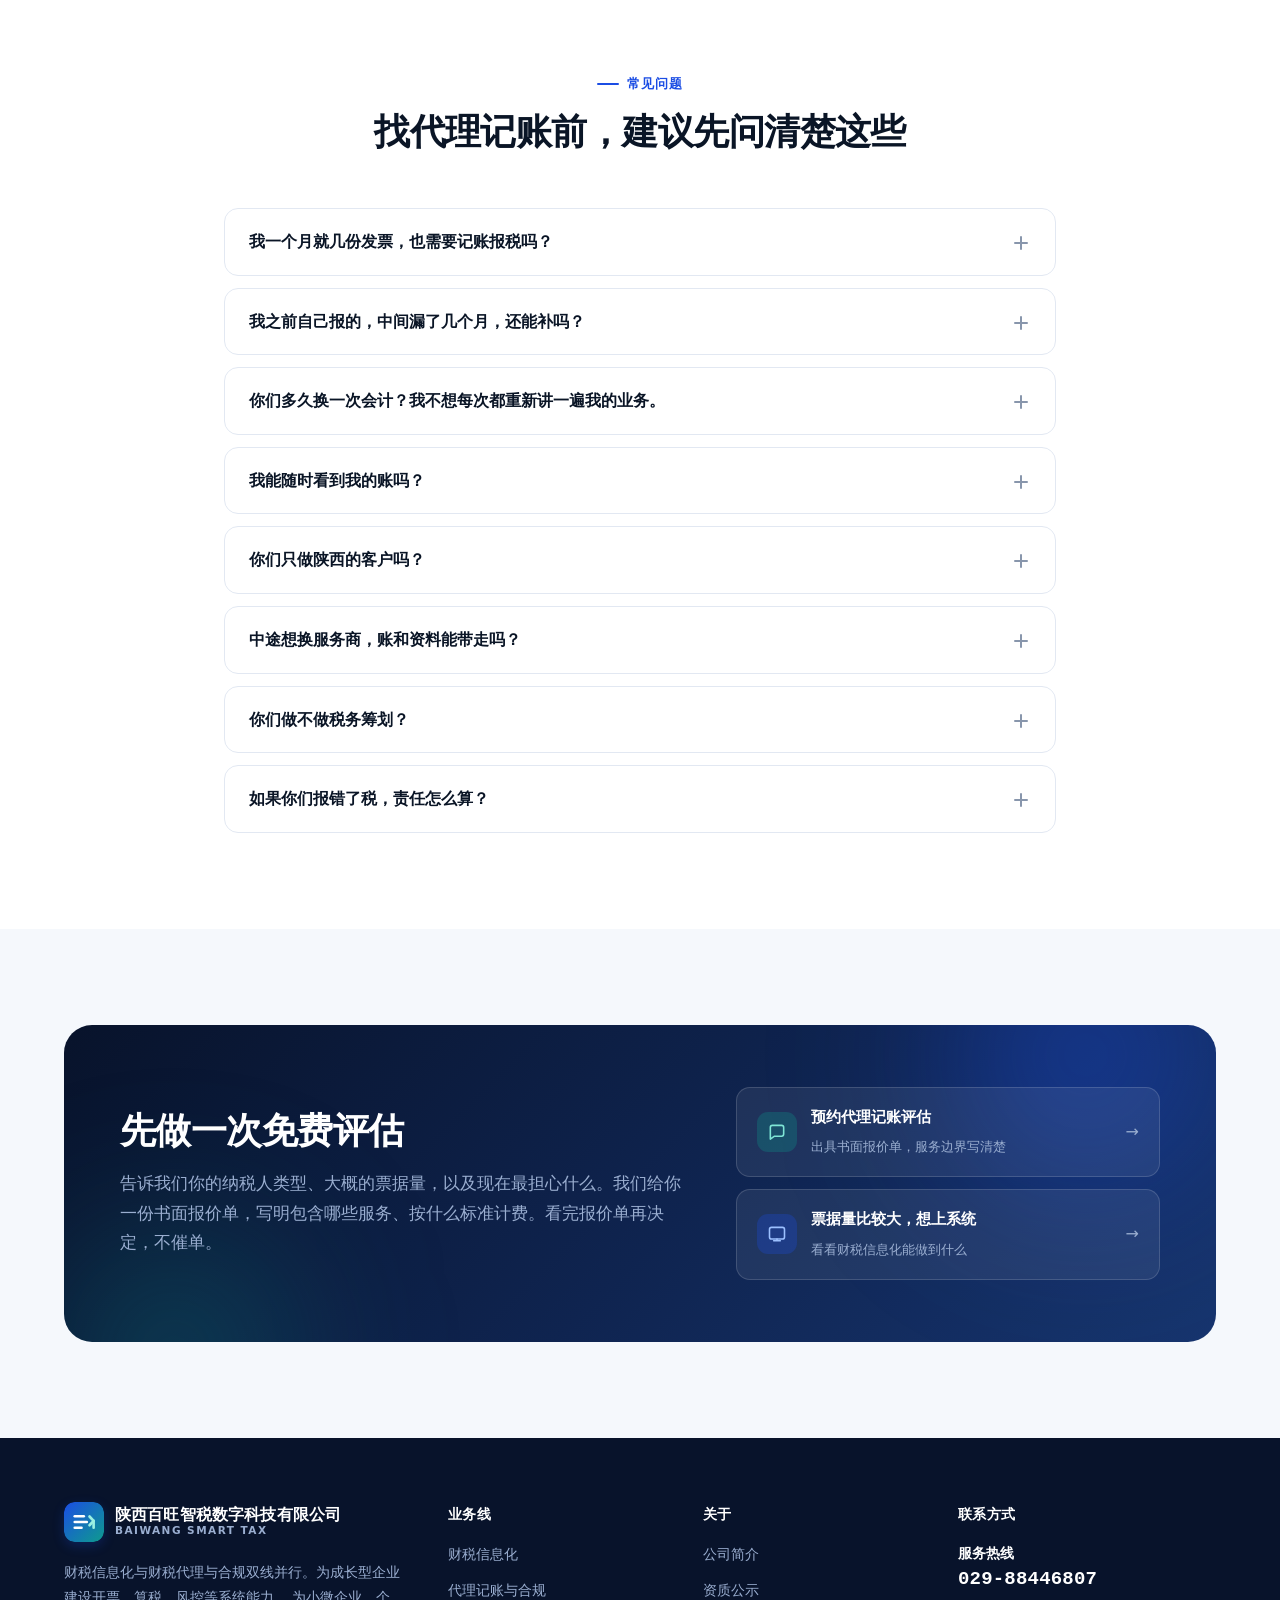
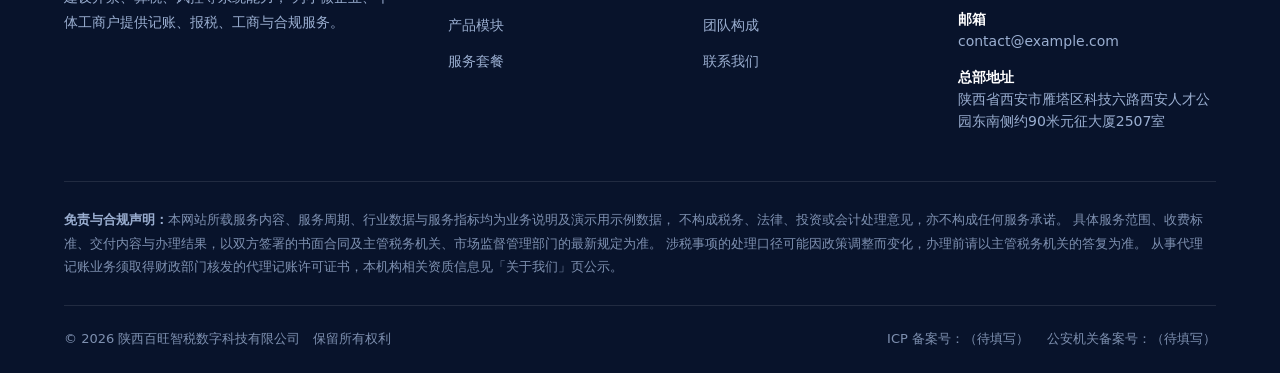
<file: agency.html>
<!DOCTYPE html>
<html lang="zh-CN">
<head>
<meta charset="UTF-8">
<meta name="viewport" content="width=device-width, initial-scale=1">
<title>财税代理与合规 — 代理记账 / 纳税申报 / 工商事务｜陕西百旺智税数字科技有限公司</title>
<meta name="description" content="为小微企业、个体工商户提供代理记账、纳税申报、工商事务、汇算清缴与年报公示、税务合规体检与月度经营报告。固定主办会计，月度固定节奏作业，申报期内完成，陕西本地服务。">
<meta name="theme-color" content="#08132B">
<meta property="og:type" content="website">
<meta property="og:site_name" content="陕西百旺智税数字科技有限公司">
<meta property="og:title" content="财税代理与合规 — 代理记账 / 纳税申报 / 工商事务">
<meta property="og:description" content="把记账报税合规交给专人，固定主办会计，月度固定节奏作业。">
<meta property="og:image" content="https://sxbwzs.github.io/assets/favicon.svg">
<link rel="icon" type="image/svg+xml" href="assets/favicon.svg">
<link rel="stylesheet" href="assets/css/style.css">
</head>
<body>

<a class="skip-link" href="#main">跳到主要内容</a>

<div class="topbar">
  <div class="container topbar-inner">
    <span class="topbar-note">
      <span class="topbar-dot" aria-hidden="true"></span>
      财税代理与合规 —— 面向小微企业主、个体工商户、初创团队
    </span>
    <span class="topbar-links">
      <a href="solutions.html">切换到财税信息化</a>
      <a href="contact.html" class="topbar-tel">400-000-0000</a>
    </span>
  </div>
</div>

<header class="header">
  <div class="container header-inner">
    <a class="brand" href="index.html">
      <img class="brand-mark" src="assets/favicon.svg" alt="" width="40" height="40">
      <span class="brand-text">
        <span class="brand-name">百旺智税</span>
        <span class="brand-sub">Baiwang Smart Tax</span>
      </span>
    </a>

    <nav class="nav" id="site-nav" aria-label="主导航">
      <a class="nav-link" href="index.html">首页</a>
      <a class="nav-link" href="solutions.html">财税信息化</a>
      <a class="nav-link is-sec is-active" href="agency.html" aria-current="page">财税代理与合规</a>
      <a class="nav-link" href="about.html">关于我们</a>
      <a class="nav-link" href="contact.html">联系我们</a>
      <div class="nav-mobile-cta">
        <a class="btn btn-primary btn-block" href="contact.html">预约财税信息化诊断</a>
        <a class="btn btn-sec btn-block" href="contact.html">预约代理记账评估</a>
      </div>
    </nav>

    <div class="header-cta">
      <a class="btn btn-ghost btn-sm" href="contact.html">预约诊断</a>
      <a class="btn btn-sec btn-sm" href="contact.html">获取报价</a>
    </div>

    <button class="nav-toggle js-nav-toggle" type="button"
            aria-label="打开菜单" aria-expanded="false" aria-controls="site-nav">
      <svg class="ico-menu" viewBox="0 0 24 24" fill="none" stroke="currentColor"
           stroke-width="2" stroke-linecap="round" aria-hidden="true">
        <path d="M4 7h16M4 12h16M4 17h16"/>
      </svg>
      <svg class="ico-close" viewBox="0 0 24 24" fill="none" stroke="currentColor"
           stroke-width="2" stroke-linecap="round" aria-hidden="true">
        <path d="M6 6l12 12M18 6L6 18"/>
      </svg>
    </button>
  </div>
</header>

<main id="main">

<!-- ============ 页面 Hero ============ -->
<section class="page-hero is-sec">
  <div class="container page-hero-inner">
    <nav class="breadcrumb" aria-label="面包屑">
      <a href="index.html">首页</a>
      <span class="breadcrumb-sep" aria-hidden="true">/</span>
      <span aria-current="page">财税代理与合规</span>
    </nav>

    <div class="chip-row">
     <span class="chip">月度固定节奏</span>
      <span class="chip">固定主办会计</span>
    </div>

    <h1>把记账报税合规交给专人，<br>你专心做生意</h1>

    <p>
      面向小微企业、个体工商户与初创团队。不用自己招会计，不必记住每个申报期，
      把票据交给我们，账、税、报、档一路跟到底，每个月还会收到一份看得懂的经营报告。
    </p>

    <div class="btn-group">
      <a class="btn btn-sec btn-lg" href="contact.html">预约免费评估</a>
      <a class="btn btn-ghost-on-dark btn-lg" href="#plans">先看服务档位</a>
    </div>
  </div>
</section>

<!-- ============ 服务对象 ============ -->
<section class="section">
  <div class="container">

    <div class="sec-head reveal">
      <span class="eyebrow is-sec">你可能正遇到</span>
      <h2 class="section-title">找代理记账，图的不是便宜，是不出错</h2>
      <p class="section-sub">
        我们接触过的客户里，绝大多数不是因为「贵」才换服务商，而是因为「不放心」。
        下面这些情况，如果你中了两条以上，就该认真挑一家了。
      </p>
    </div>

    <div class="grid g-3">

      <article class="card reveal reveal-d1">
        <div class="card-ico is-sec" aria-hidden="true">
          <svg viewBox="0 0 24 24" fill="none" stroke="currentColor" stroke-width="1.9"
               stroke-linecap="round" stroke-linejoin="round">
            <circle cx="12" cy="12" r="9"/>
            <path d="M12 7.5v5l3.4 2"/>
          </svg>
        </div>
        <h3 class="card-title">不知道什么时候该报什么</h3>
        <p class="card-desc">
          没有专职会计，报税靠记、靠手机提醒、靠问同行。偶尔忘一次，滞纳金和罚款就来了，
          还可能影响纳税信用等级，后面办贷款、投标都受牵连。
        </p>
      </article>

      <article class="card reveal reveal-d2">
        <div class="card-ico is-sec" aria-hidden="true">
          <svg viewBox="0 0 24 24" fill="none" stroke="currentColor" stroke-width="1.9"
               stroke-linecap="round" stroke-linejoin="round">
            <circle cx="9" cy="8" r="3.2"/>
            <path d="M3.5 19a5.5 5.5 0 0111 0M16 11.2a3 3 0 100-6M17 19h3.5a5 5 0 00-4-4.9"/>
          </svg>
        </div>
        <h3 class="card-title">换了三家中介，每家都要重新讲一遍</h3>
        <p class="card-desc">
          上一家把账做成什么样自己也不清楚，交接时只给一堆表格。
          新来的会计看不懂，只能从头猜，历史数据接不上。
        </p>
      </article>

      <article class="card reveal reveal-d3">
        <div class="card-ico is-sec" aria-hidden="true">
          <svg viewBox="0 0 24 24" fill="none" stroke="currentColor" stroke-width="1.9"
               stroke-linecap="round" stroke-linejoin="round">
            <path d="M4 19V5M4 19h16"/>
            <path d="M8 15v-4M12 15V8M16 15v-6"/>
          </svg>
        </div>
        <h3 class="card-title">账做了，但不知道赚没赚钱</h3>
        <p class="card-desc">
          每个月交完报表就结束了，报表上一堆科目名，看完还是不知道这个月到底挣了多少钱、
          钱花在哪、下个月要紧什么。
        </p>
      </article>

      <article class="card reveal reveal-d1">
        <div class="card-ico is-sec" aria-hidden="true">
          <svg viewBox="0 0 24 24" fill="none" stroke="currentColor" stroke-width="1.9"
               stroke-linecap="round" stroke-linejoin="round">
            <path d="M12 3l7.5 3.5v5c0 4.4-3.1 8.4-7.5 9.5-4.4-1.1-7.5-5.1-7.5-9.5v-5z"/>
            <path d="M12 9v4.2M12 16.4v.6"/>
          </svg>
        </div>
        <h3 class="card-title">心里没底，怕哪天被查</h3>
        <p class="card-desc">
          不清楚自己享受的优惠是否用对、开票口径是否合规、成本票是否齐全。
          没人给过一个明确说法，只能一直悬着。
        </p>
      </article>

      <article class="card reveal reveal-d2">
        <div class="card-ico is-sec" aria-hidden="true">
          <svg viewBox="0 0 24 24" fill="none" stroke="currentColor" stroke-width="1.9"
               stroke-linecap="round" stroke-linejoin="round">
            <rect x="3.5" y="4.5" width="17" height="15" rx="2.5"/>
            <path d="M3.5 9h17M8 4.5V2.5M16 4.5V2.5"/>
          </svg>
        </div>
        <h3 class="card-title">工商的事也一堆</h3>
        <p class="card-desc">
          年报公示、地址变更、经营范围调整、注销清算，每一件都要自己研究流程和材料，
          跑一趟缺一份，再跑一趟又缺一份。
        </p>
      </article>

      <article class="card reveal reveal-d3">
        <div class="card-ico is-sec" aria-hidden="true">
          <svg viewBox="0 0 24 24" fill="none" stroke="currentColor" stroke-width="1.9"
               stroke-linecap="round" stroke-linejoin="round">
            <path d="M12 3v18M7 8h7a3 3 0 010 6H7"/>
          </svg>
        </div>
        <h3 class="card-title">想找人问，但不知道问谁</h3>
        <p class="card-desc">
          加了中介的群，消息发进去没人回，或者隔天才回一句「稍等」。
          真遇到要决策的事，等不起。
        </p>
      </article>

    </div>
  </div>
</section>

<!-- ============ 服务档位 ============ -->
<section class="section section-soft" id="plans">
  <div class="container">

    <div class="sec-head center reveal">
      <span class="eyebrow is-center">服务档位</span>
      <h2 class="section-title">三档服务，按你的纳税人类型选</h2>
      <p class="section-sub">
        我们不在页面上写价格，因为同样是「小规模」，月票据十份和三百份的工作量差好几倍。
        下面的档位说明包含什么、不包含什么，具体报价由顾问了解情况后出具书面报价单。
      </p>
    </div>

    <div class="grid g-3">

      <article class="plan reveal reveal-d1">
        <h3 class="plan-name">个体工商户档</h3>
        <p class="plan-for">适用：个体工商户、个人独资、微型门店</p>
        <div class="plan-price is-text">按需报价</div>
        <p class="plan-price-note">依票据量与核定方式确定</p>
        <div class="plan-body">
          <div class="chip-row mb-md">
            <span class="chip is-sec">含以下服务</span>
          </div>
          <ul class="tick-list is-sec">
            <li>建账与账簿登记</li>
            <li>增值税及附加税费申报</li>
            <li>个人所得税经营所得申报</li>
            <li>年度工商年报公示</li>
            <li>月度简版经营报告</li>
            <li>日常财税问题咨询</li>
          </ul>
          <div class="chip-row mt-md mb-md">
            <span class="chip">不含以下服务</span>
          </div>
          <ul class="dot-list is-sec">
            <li>企业所得税汇算清缴</li>
            <li>社保与公积金代缴</li>
            <li>工商变更与注销（可另议）</li>
          </ul>
        </div>
        <a class="btn btn-ghost btn-block" href="contact.html">咨询这一档</a>
      </article>

      <article class="plan is-featured reveal reveal-d2">
        <span class="plan-flag">多数客户选择</span>
        <h3 class="plan-name">小规模纳税人档</h3>
        <p class="plan-for">适用：小规模纳税人企业、初创公司</p>
        <div class="plan-price is-text">按需报价</div>
        <p class="plan-price-note">依票据量、员工数与附加服务确定</p>
        <div class="plan-body">
          <div class="chip-row mb-md">
            <span class="chip is-sec">含以下服务</span>
          </div>
          <ul class="tick-list is-sec">
            <li>建账、记账与账簿登记</li>
            <li>增值税、附加税费、印花税申报</li>
            <li>企业所得税季度预缴申报</li>
            <li>个人所得税工资薪金申报</li>
            <li>月度财务报表 + 简版经营报告</li>
            <li>年度企业所得税汇算清缴</li>
            <li>年度工商年报公示</li>
            <li>发票领用与开票辅导</li>
          </ul>
          <div class="chip-row mt-md mb-md">
            <span class="chip">不含以下服务</span>
          </div>
          <ul class="dot-list is-sec">
            <li>社保与公积金代缴（可加选）</li>
            <li>工商变更与注销（可另议）</li>
            <li>税务稽查应对（另行评估）</li>
          </ul>
        </div>
        <a class="btn btn-sec btn-block" href="contact.html">咨询这一档</a>
      </article>

      <article class="plan reveal reveal-d3">
        <h3 class="plan-name">一般纳税人档</h3>
        <p class="plan-for">适用：一般纳税人企业、进销项较复杂的公司</p>
        <div class="plan-price is-text">按需报价</div>
        <p class="plan-price-note">依票据量、进项复杂度与主体数量确定</p>
        <div class="plan-body">
          <div class="chip-row mb-md">
            <span class="chip is-sec">含以下服务</span>
          </div>
          <ul class="tick-list is-sec">
            <li>建账、记账与全科目核算</li>
            <li>进项发票认证与抵扣管理</li>
            <li>增值税及附加税费申报</li>
            <li>企业所得税季度预缴与汇算清缴</li>
            <li>个人所得税工资薪金申报</li>
            <li>月度财务报表 + 简版经营报告</li>
            <li>年度工商年报公示</li>
            <li>增值税税负率跟踪提示</li>
          </ul>
          <div class="chip-row mt-md mb-md">
            <span class="chip">不含以下服务</span>
          </div>
          <ul class="dot-list is-sec">
            <li>多主体合并报表（可另议）</li>
            <li>社保与公积金代缴（可加选）</li>
            <li>专项税务筹划方案（另行评估）</li>
          </ul>
        </div>
        <a class="btn btn-ghost btn-block" href="contact.html">咨询这一档</a>
      </article>

    </div>

    <div class="notice is-warn mt-lg reveal">
      <svg class="notice-ico" viewBox="0 0 24 24" fill="none" stroke="currentColor"
           stroke-width="1.9" stroke-linecap="round" stroke-linejoin="round" aria-hidden="true">
        <path d="M12 4l9 16H3z"/><path d="M12 10v4M12 17h.01"/>
      </svg>
      <div>
        <b>关于价格的一个提醒：</b>看到远低于行情的报价时请先问清楚三件事——
        <b>是否包含汇算清缴</b>、<b>是否包含年报公示</b>、<b>账由谁做</b>（是持证人员还是批量流水线）。
        很多低价套餐是把这三项拆出来单独收费的，加总之后并不便宜，质量也更难保证。
      </div>
    </div>

  </div>
</section>

<!-- ============ 服务清单 ============ -->
<section class="section">
  <div class="container">

    <div class="sec-head reveal">
      <span class="eyebrow is-sec">服务清单</span>
      <h2 class="section-title">每一项服务，做什么、多久做一次、给你什么</h2>
      <p class="section-sub">
        把频次和交付物写清楚，你才能判断这项服务有没有真的发生。
      </p>
    </div>

    <div class="table-wrap reveal">
      <table class="data-table">
        <caption class="sr-only">代理服务的项目、内容、频次与交付物对照</caption>
        <thead>
          <tr>
            <th scope="col">服务项</th>
            <th scope="col">具体内容</th>
            <th scope="col">频次</th>
            <th scope="col">交付物</th>
          </tr>
        </thead>
        <tbody>
          <tr>
            <td class="nowrap"><strong>建账与初始化</strong></td>
            <td>设置会计科目、核算方式、期初余额，梳理历史往来</td>
            <td class="nowrap">签约后一次</td>
            <td>建账确认单</td>
          </tr>
          <tr>
            <td class="nowrap"><strong>票据处理与记账</strong></td>
            <td>票据清点、分类、编制凭证、登记账簿、成本结转</td>
            <td class="nowrap">每月</td>
            <td>记账凭证与账簿</td>
          </tr>
          <tr>
            <td class="nowrap"><strong>纳税申报</strong></td>
            <td>各税种试算、申报表填报与提交、缴款提醒</td>
            <td class="nowrap">按各税种法定申报期</td>
            <td>申报回执与留档</td>
          </tr>
          <tr>
            <td class="nowrap"><strong>财务报表</strong></td>
            <td>资产负债表、利润表、现金流量表（按需）</td>
            <td class="nowrap">每月</td>
            <td>财务报表</td>
          </tr>
          <tr>
            <td class="nowrap"><strong>简版经营报告</strong></td>
            <td>用白话说明本月收入、成本、税金、利润、现金流与下月注意事项</td>
            <td class="nowrap">每月</td>
            <td>经营报告（1 页）</td>
          </tr>
          <tr>
            <td class="nowrap"><strong>汇算清缴</strong></td>
            <td>企业所得税年度汇算清缴，含纳税调整与申报</td>
            <td class="nowrap">每年一次</td>
            <td>汇算清缴申报表</td>
          </tr>
          <tr>
            <td class="nowrap"><strong>工商年报公示</strong></td>
            <td>填报并公示企业年度报告，避免经营异常名录</td>
            <td class="nowrap">每年一次</td>
            <td>年报公示截图</td>
          </tr>
          <tr>
            <td class="nowrap"><strong>个税综合所得汇算</strong></td>
            <td>员工个税综合所得年度汇算的辅导与协助</td>
            <td class="nowrap">每年一次</td>
            <td>汇算结果确认</td>
          </tr>
          <tr>
            <td class="nowrap"><strong>合规体检</strong></td>
            <td>对账务与申报情况做系统性核查，列出风险点与整改建议</td>
            <td class="nowrap">签约首月 + 每年一次</td>
            <td>合规体检报告</td>
          </tr>
          <tr>
            <td class="nowrap"><strong>日常咨询</strong></td>
            <td>财税相关问题解答，含开票、成本归集、优惠政策适用等</td>
            <td class="nowrap">工作时段随时</td>
            <td>—</td>
          </tr>
        </tbody>
      </table>
    </div>

  </div>
</section>

<!-- ============ 月度节奏与责任划分 ============ -->
<section class="section section-soft">
  <div class="container">

    <div class="sec-head reveal">
      <span class="eyebrow is-sec">月度作业节奏</span>
      <h2 class="section-title">每个月什么时候做什么，谁负责哪一段</h2>
      <p class="section-sub">
        把责任划分摆出来，是为了让你知道自己需要配合什么。
        需要你配合的事我们会提前说，不会临时打电话催。
      </p>
    </div>

    <div class="table-wrap reveal">
      <table class="data-table">
        <caption class="sr-only">月度作业各环节的时间、我方工作与你方需配合事项</caption>
        <thead>
          <tr>
            <th scope="col">时间</th>
            <th scope="col">环节</th>
            <th scope="col">我们做什么</th>
            <th scope="col">需要你配合什么</th>
          </tr>
        </thead>
        <tbody>
          <tr>
            <td class="nowrap"><strong>每月 1—5 日</strong></td>
            <td class="nowrap">票据交接</td>
            <td>清点票据、分类核对，发现缺漏当天联系你补</td>
            <td>把上月票据上传 / 寄出 / 备好上门收取</td>
          </tr>
          <tr>
            <td class="nowrap"><strong>每月 6—12 日</strong></td>
            <td class="nowrap">账务处理</td>
            <td>编制凭证、登记账簿、成本结转、往来核对</td>
            <td>确认需你判断的事项（如费用归属、资产分类）</td>
          </tr>
          <tr>
            <td class="nowrap"><strong>每月 13—15 日</strong></td>
            <td class="nowrap">试算与复核</td>
            <td>税金试算、生成申报底稿、主管会计复核</td>
            <td>确认本期申报数据</td>
          </tr>
          <tr>
            <td class="nowrap"><strong>申报期内</strong></td>
            <td class="nowrap">申报与缴款</td>
            <td>完成各税种申报，申报回执归档</td>
            <td>在缴款期限内完成税款缴纳（由你方账户直接缴纳）</td>
          </tr>
          <tr>
            <td class="nowrap"><strong>申报后 3 个工作日内</strong></td>
            <td class="nowrap">报表反馈</td>
            <td>提供财务报表与简版经营报告</td>
            <td>阅读，有疑问随时提出</td>
          </tr>
          <tr>
            <td class="nowrap"><strong>年度节点前 1 个月</strong></td>
            <td class="nowrap">年度事项提醒</td>
            <td>发出材料清单与办理提醒，安排汇算清缴与年报</td>
            <td>按清单准备年度相关资料</td>
          </tr>
        </tbody>
      </table>
    </div>

    <div class="notice is-sec mt-lg reveal">
      <svg class="notice-ico" viewBox="0 0 24 24" fill="none" stroke="currentColor"
           stroke-width="1.9" stroke-linecap="round" stroke-linejoin="round" aria-hidden="true">
        <circle cx="12" cy="12" r="9"/><path d="M12 8h.01M11 12h1v4h1"/>
      </svg>
      <div>
        <b>关于税款缴纳：</b>税款由你方银行账户直接划缴，我们负责申报与提醒，<b>不经手你的税款资金</b>。
        如遇账户余额不足等缴款失败情形，我们会第一时间告知，但缴款责任由你方承担。
        这一条在合同里也会写明。
      </div>
    </div>

  </div>
</section>

<!-- ============ 你需要准备什么 ============ -->
<section class="section">
  <div class="container">

    <div class="sec-head reveal">
      <span class="eyebrow is-sec">开始服务</span>
      <h2 class="section-title">签约后你只需要准备这些东西</h2>
      <p class="section-sub">清单不长，但缺一样就可能影响申报。我们会在签约时逐项对照，不会让你自己摸。</p>
    </div>

    <div class="grid g-2">

      <article class="card card-flat reveal reveal-d1">
        <div class="card-ico is-sec" aria-hidden="true">
          <svg viewBox="0 0 24 24" fill="none" stroke="currentColor" stroke-width="1.9"
               stroke-linecap="round" stroke-linejoin="round">
            <path d="M6 3h9l4 4v14H6z"/><path d="M14 3v4h4M9 13h6M9 16.5h4"/>
          </svg>
        </div>
        <h3 class="card-title">首次交接资料</h3>
        <div class="chip-row">
          <span class="chip">营业执照</span>
          <span class="chip">法人身份证</span>
          <span class="chip">银行开户信息</span>
          <span class="chip">税务登记信息</span>
          <span class="chip">历史账簿与报表</span>
          <span class="chip">历史申报记录</span>
        </div>
        <p class="note-text mt-md">
          从其他机构转过来的客户，如果历史资料不全，我们会先做一次现状梳理，
          列出缺失清单并说明影响，而不是先接手再慢慢发现。
        </p>
      </article>

      <article class="card card-flat reveal reveal-d2">
        <div class="card-ico is-sec" aria-hidden="true">
          <svg viewBox="0 0 24 24" fill="none" stroke="currentColor" stroke-width="1.9"
               stroke-linecap="round" stroke-linejoin="round">
            <rect x="3.5" y="4.5" width="17" height="15" rx="2.5"/>
            <path d="M3.5 9h17M8 13h3M13 13h3M8 16.5h3"/>
          </svg>
        </div>
        <h3 class="card-title">每月需要提供</h3>
        <div class="chip-row">
          <span class="chip">销项发票</span>
          <span class="chip">进项发票</span>
          <span class="chip">银行回单</span>
          <span class="chip">工资表</span>
          <span class="chip">费用单据</span>
          <span class="chip">其他往来凭据</span>
        </div>
        <p class="note-text mt-md">
          如果是纸质票据，拍照或扫描后上传即可，不必特意跑一趟。
          如果是数电发票，可以在开票系统中直接导出台账，更省事。
        </p>
      </article>

    </div>

  </div>
</section>

<!-- ============ 合规承诺 ============ -->
<section class="section section-dark">
  <div class="container">

    <div class="sec-head center reveal">
      <span class="eyebrow is-center">合规底线</span>
      <h2 class="section-title">有些事我们不做，也说清楚为什么</h2>
      <p class="section-sub">
        代理记账这个行业里有一些「惯例做法」，长期看是把风险留给了客户。我们选择不做。
      </p>
    </div>

    <div class="grid g-2">

      <article class="card reveal reveal-d1">
        <div class="card-ico" aria-hidden="true">
          <svg viewBox="0 0 24 24" fill="none" stroke="currentColor" stroke-width="1.9"
               stroke-linecap="round" stroke-linejoin="round">
            <circle cx="12" cy="12" r="9"/><path d="M8.5 8.5l7 7M15.5 8.5l-7 7"/>
          </svg>
        </div>
        <h3 class="card-title">不承诺「少交税」</h3>
        <p class="card-desc">
          任何以「帮你少交多少税」为卖点的服务，本质上都在赌你不会被查。
          <b>我们只承诺依法适用你应当享受的优惠政策</b>，不该享受的一分不给，该享受的一项不漏。
        </p>
      </article>

      <article class="card reveal reveal-d2">
        <div class="card-ico" aria-hidden="true">
          <svg viewBox="0 0 24 24" fill="none" stroke="currentColor" stroke-width="1.9"
               stroke-linecap="round" stroke-linejoin="round">
            <circle cx="12" cy="12" r="9"/><path d="M8.5 8.5l7 7M15.5 8.5l-7 7"/>
          </svg>
        </div>
        <h3 class="card-title">不代管你的税款资金</h3>
        <p class="card-desc">
          税款由你方账户直接划缴。资金不经我们的手，既不产生资金占用风险，
          也避免出现「钱交了但税没报」这类说不清的情况。
        </p>
      </article>

      <article class="card reveal reveal-d3">
        <div class="card-ico" aria-hidden="true">
          <svg viewBox="0 0 24 24" fill="none" stroke="currentColor" stroke-width="1.9"
               stroke-linecap="round" stroke-linejoin="round">
            <circle cx="12" cy="12" r="9"/><path d="M8.5 8.5l7 7M15.5 8.5l-7 7"/>
          </svg>
        </div>
        <h3 class="card-title">不虚列成本、不做两套账</h3>
        <p class="card-desc">
          缺票就如实反映缺票，我们会告诉你合规的解决路径（比如补开发票、调整业务模式），
          而不是用其他票据抵充。后者在你被核查时需要解释的就不只是税了。
        </p>
      </article>

      <article class="card reveal reveal-d4">
        <div class="card-ico" aria-hidden="true">
          <svg viewBox="0 0 24 24" fill="none" stroke="currentColor" stroke-width="1.9"
               stroke-linecap="round" stroke-linejoin="round">
            <circle cx="12" cy="12" r="9"/><path d="M8.5 8.5l7 7M15.5 8.5l-7 7"/>
          </svg>
        </div>
        <h3 class="card-title">不声称能「疏通关系」</h3>
        <p class="card-desc">
          我们与主管机关之间只有正常办事关系，没有任何特殊渠道。
          我们的价值在于把规则研究清楚、把资料备齐，减少你往返补正的次数。
        </p>
      </article>

    </div>

  </div>
</section>

<!-- ============ FAQ ============ -->
<section class="section">
  <div class="container container-tight">

    <div class="sec-head center reveal">
      <span class="eyebrow is-center">常见问题</span>
      <h2 class="section-title">找代理记账前，建议先问清楚这些</h2>
    </div>

    <div class="faq reveal">

      <div class="faq-item">
        <button class="faq-q" type="button">
          我一个月就几份发票，也需要记账报税吗？
          <span class="faq-icon" aria-hidden="true"></span>
        </button>
        <div class="faq-a">
          <div class="faq-a-inner">
            <div class="faq-a-body">
              <p>需要。只要办理了税务登记，就负有按期申报的义务，<b>与是否有收入、是否有票据无关</b>。</p>
              <p>没有业务发生的期间通常也需要做零申报。长期不申报会被认定为非正常户，进而影响纳税信用等级、法定代表人的个人征信，以及后续开办新主体的资格。</p>
              <p>所以「生意还没起来，先不报税」是风险很高的一件事。</p>
            </div>
          </div>
        </div>
      </div>

      <div class="faq-item">
        <button class="faq-q" type="button">
          我之前自己报的，中间漏了几个月，还能补吗？
          <span class="faq-icon" aria-hidden="true"></span>
        </button>
        <div class="faq-a">
          <div class="faq-a-inner">
            <div class="faq-a-body">
              <p>多数情况下可以补申报，但<b>可能需要承担相应的滞纳金或处罚</b>，具体以主管税务机关的处理为准。</p>
              <p>这种情况我们通常建议先做一次合规体检：把历史期间的申报状态、税款缴纳情况、发票使用情况理清楚，
              列出需要补正的清单和优先级，再决定怎么处理。先瞒着只会让后面更难办。</p>
            </div>
          </div>
        </div>
      </div>

      <div class="faq-item">
        <button class="faq-q" type="button">
          你们多久换一次会计？我不想每次都重新讲一遍我的业务。
          <span class="faq-icon" aria-hidden="true"></span>
        </button>
        <div class="faq-a">
          <div class="faq-a-inner">
            <div class="faq-a-body">
              <p>签约时会指定一名<b>主办会计</b>负责你的账，正常合作期内不随意更换。</p>
              <p>如果确实因人员离职等原因需要变更，我们会提前告知，并由原主办会计与新接手人完成书面交接，
              再把交接要点同步给你。<b>不会出现「接电话的人不知道你是谁」的情况。</b></p>
            </div>
          </div>
        </div>
      </div>

      <div class="faq-item">
        <button class="faq-q" type="button">
          我能随时看到我的账吗？
          <span class="faq-icon" aria-hidden="true"></span>
        </button>
        <div class="faq-a">
          <div class="faq-a-inner">
            <div class="faq-a-body">
              <p>可以。记账凭证与账簿的电子版本按月提供，随时可以索取。签约时我们也会确认你希望的资料交付方式。</p>
              <p>需要纸质账簿装订本的客户，可以按年度提供，具体在合同里约定。</p>
            </div>
          </div>
        </div>
      </div>

      <div class="faq-item">
        <button class="faq-q" type="button">
          你们只做陕西的客户吗？
          <span class="faq-icon" aria-hidden="true"></span>
        </button>
        <div class="faq-a">
          <div class="faq-a-inner">
            <div class="faq-a-body">
              <p>不是。<b>全流程线上即可完成</b>，陕西以外地区的客户同样可以服务。</p>
              <p>区别在于上门服务：西安及周边网点覆盖范围内的客户可以安排上门对接与收取票据；
              外地客户主要通过线上传输资料、快递寄送的方式，我们会把流程讲清楚，操作上并不复杂。</p>
            </div>
          </div>
        </div>
      </div>

      <div class="faq-item">
        <button class="faq-q" type="button">
          中途想换服务商，账和资料能带走吗？
          <span class="faq-icon" aria-hidden="true"></span>
        </button>
        <div class="faq-a">
          <div class="faq-a-inner">
            <div class="faq-a-body">
              <p><b>能。这是你的权利，不需要理由。</b></p>
              <p>终止合作时，我们按约定导出电子账套、凭证、报表与申报记录，并配合完成与新服务商的交接，
              包括账务处理口径的说明。<b>不会以扣留资料作为留客手段。</b>这一条写在合同里。</p>
            </div>
          </div>
        </div>
      </div>

      <div class="faq-item">
        <button class="faq-q" type="button">
          你们做不做税务筹划？
          <span class="faq-icon" aria-hidden="true"></span>
        </button>
        <div class="faq-a">
          <div class="faq-a-inner">
            <div class="faq-a-body">
              <p>做，但边界要讲清楚。</p>
              <p>我们做的是<b>基于真实业务结构的合规优化</b>：比如主体形式的合理选择、优惠政策的准确适用、
              业务模式的税务友好度评估。这些都有明确的政策依据。</p>
              <p>我们不做的是<b>虚构交易、拆分收入、违规转换收入性质</b>这类操作。
              它们看起来能省税，实质上是对税法的规避，风险全部由作为纳税人的你承担。</p>
            </div>
          </div>
        </div>
      </div>

      <div class="faq-item">
        <button class="faq-q" type="button">
          如果你们报错了税，责任怎么算？
          <span class="faq-icon" aria-hidden="true"></span>
        </button>
        <div class="faq-a">
          <div class="faq-a-inner">
            <div class="faq-a-body">
              <p>因我方申报错误导致的补申报、更正申报及相应罚金，由我方承担整改工作；
              因我方过错直接造成的罚款，按合同约定承担责任。</p>
              <p>但有两类情况需要区分：<b>一是因你方提供的资料不实或不完整导致的错误</b>，
              <b>二是政策口径本身存在征纳争议的情形</b>。这两类会在合同里单独列明处理方式。
              签约前请把这份条款读一遍，我们对责任边界不做模糊表述。</p>
            </div>
          </div>
        </div>
      </div>

    </div>
  </div>
</section>

<!-- ============ CTA ============ -->
<section class="section section-soft">
  <div class="container">
    <div class="cta-band reveal">
      <div class="cta-inner">
        <div>
          <h2>先做一次免费评估</h2>
          <p>告诉我们你的纳税人类型、大概的票据量，以及现在最担心什么。我们给你一份书面报价单，写明包含哪些服务、按什么标准计费。看完报价单再决定，不催单。</p>
        </div>
        <div class="cta-side">
          <a class="cta-opt is-sec" href="contact.html">
            <span class="cta-opt-ico" aria-hidden="true">
              <svg viewBox="0 0 24 24" fill="none" stroke="currentColor" stroke-width="1.9"
                   stroke-linecap="round" stroke-linejoin="round">
                <path d="M4 6.5A2.5 2.5 0 016.5 4h11A2.5 2.5 0 0120 6.5v8A2.5 2.5 0 0117.5 17H9l-5 3.5z"/>
              </svg>
            </span>
            <span class="cta-opt-text">
              <b>预约代理记账评估</b>
              <span>出具书面报价单，服务边界写清楚</span>
            </span>
            <span class="cta-opt-arrow" aria-hidden="true">→</span>
          </a>
          <a class="cta-opt is-pri" href="solutions.html">
            <span class="cta-opt-ico" aria-hidden="true">
              <svg viewBox="0 0 24 24" fill="none" stroke="currentColor" stroke-width="1.9"
                   stroke-linecap="round" stroke-linejoin="round">
                <rect x="3" y="4" width="18" height="14" rx="2.5"/>
                <path d="M8 20h8M12 18v2"/>
              </svg>
            </span>
            <span class="cta-opt-text">
              <b>票据量比较大，想上系统</b>
              <span>看看财税信息化能做到什么</span>
            </span>
            <span class="cta-opt-arrow" aria-hidden="true">→</span>
          </a>
        </div>
      </div>
    </div>
  </div>
</section>

</main>

<footer class="footer">
  <div class="container">

    <div class="footer-top">
      <div class="footer-brand">
        <a class="brand" href="index.html">
          <img class="brand-mark" src="assets/favicon.svg" alt="" width="40" height="40">
          <span class="brand-text">
            <span class="brand-name">陕西百旺智税数字科技有限公司</span>
            <span class="brand-sub">Baiwang Smart Tax</span>
          </span>
        </a>
        <p class="footer-desc">
          财税信息化与财税代理与合规双线并行。为成长型企业建设开票、算税、风控等系统能力，
          为小微企业、个体工商户提供记账、报税、工商与合规服务。
        </p>
      </div>

      <div>
        <div class="footer-title">业务线</div>
        <div class="footer-links">
          <a href="solutions.html">财税信息化</a>
          <a href="agency.html">代理记账与合规</a>
          <a href="solutions.html#modules">产品模块</a>
          <a href="agency.html#plans">服务套餐</a>
        </div>
      </div>

      <div>
        <div class="footer-title">关于</div>
        <div class="footer-links">
          <a href="about.html">公司简介</a>
          <a href="about.html#credentials">资质公示</a>
          <a href="about.html#team">团队构成</a>
          <a href="contact.html">联系我们</a>
        </div>
      </div>

      <div>
        <div class="footer-title">联系方式</div>
        <div class="footer-contact">
          <div>
            <b>服务热线</b><br>
            <a class="footer-tel" href="tel:4000000000">029-88446807</a>
          </div>
          <div>
            <b>邮箱</b><br>
            contact@example.com
          </div>
          <div>
            <b>总部地址</b><br>
            陕西省西安市雁塔区科技六路西安人才公园东南侧约90米元征大厦2507室
          </div>
        </div>
      </div>
    </div>

    <div class="footer-risk">
      <b>免责与合规声明：</b>本网站所载服务内容、服务周期、行业数据与服务指标均为业务说明及演示用示例数据，
      不构成税务、法律、投资或会计处理意见，亦不构成任何服务承诺。
      具体服务范围、收费标准、交付内容与办理结果，以双方签署的书面合同及主管税务机关、市场监督管理部门的最新规定为准。
      涉税事项的处理口径可能因政策调整而变化，办理前请以主管税务机关的答复为准。
      从事代理记账业务须取得财政部门核发的代理记账许可证书，本机构相关资质信息见「关于我们」页公示。
    </div>

    <div class="footer-bottom">
      <span>© 2026 陕西百旺智税数字科技有限公司　保留所有权利</span>
      <span class="footer-bottom-links">
        <span>ICP 备案号：（待填写）</span>
        <span>公安机关备案号：（待填写）</span>
      </span>
    </div>

  </div>
</footer>

<button class="to-top" type="button" aria-label="返回顶部">
  <svg viewBox="0 0 24 24" fill="none" stroke="currentColor" stroke-width="2"
       stroke-linecap="round" stroke-linejoin="round" aria-hidden="true">
    <path d="M12 19V5M5 12l7-7 7 7"/>
  </svg>
</button>

<script src="assets/js/main.js"></script>
</body>
</html>
</file>
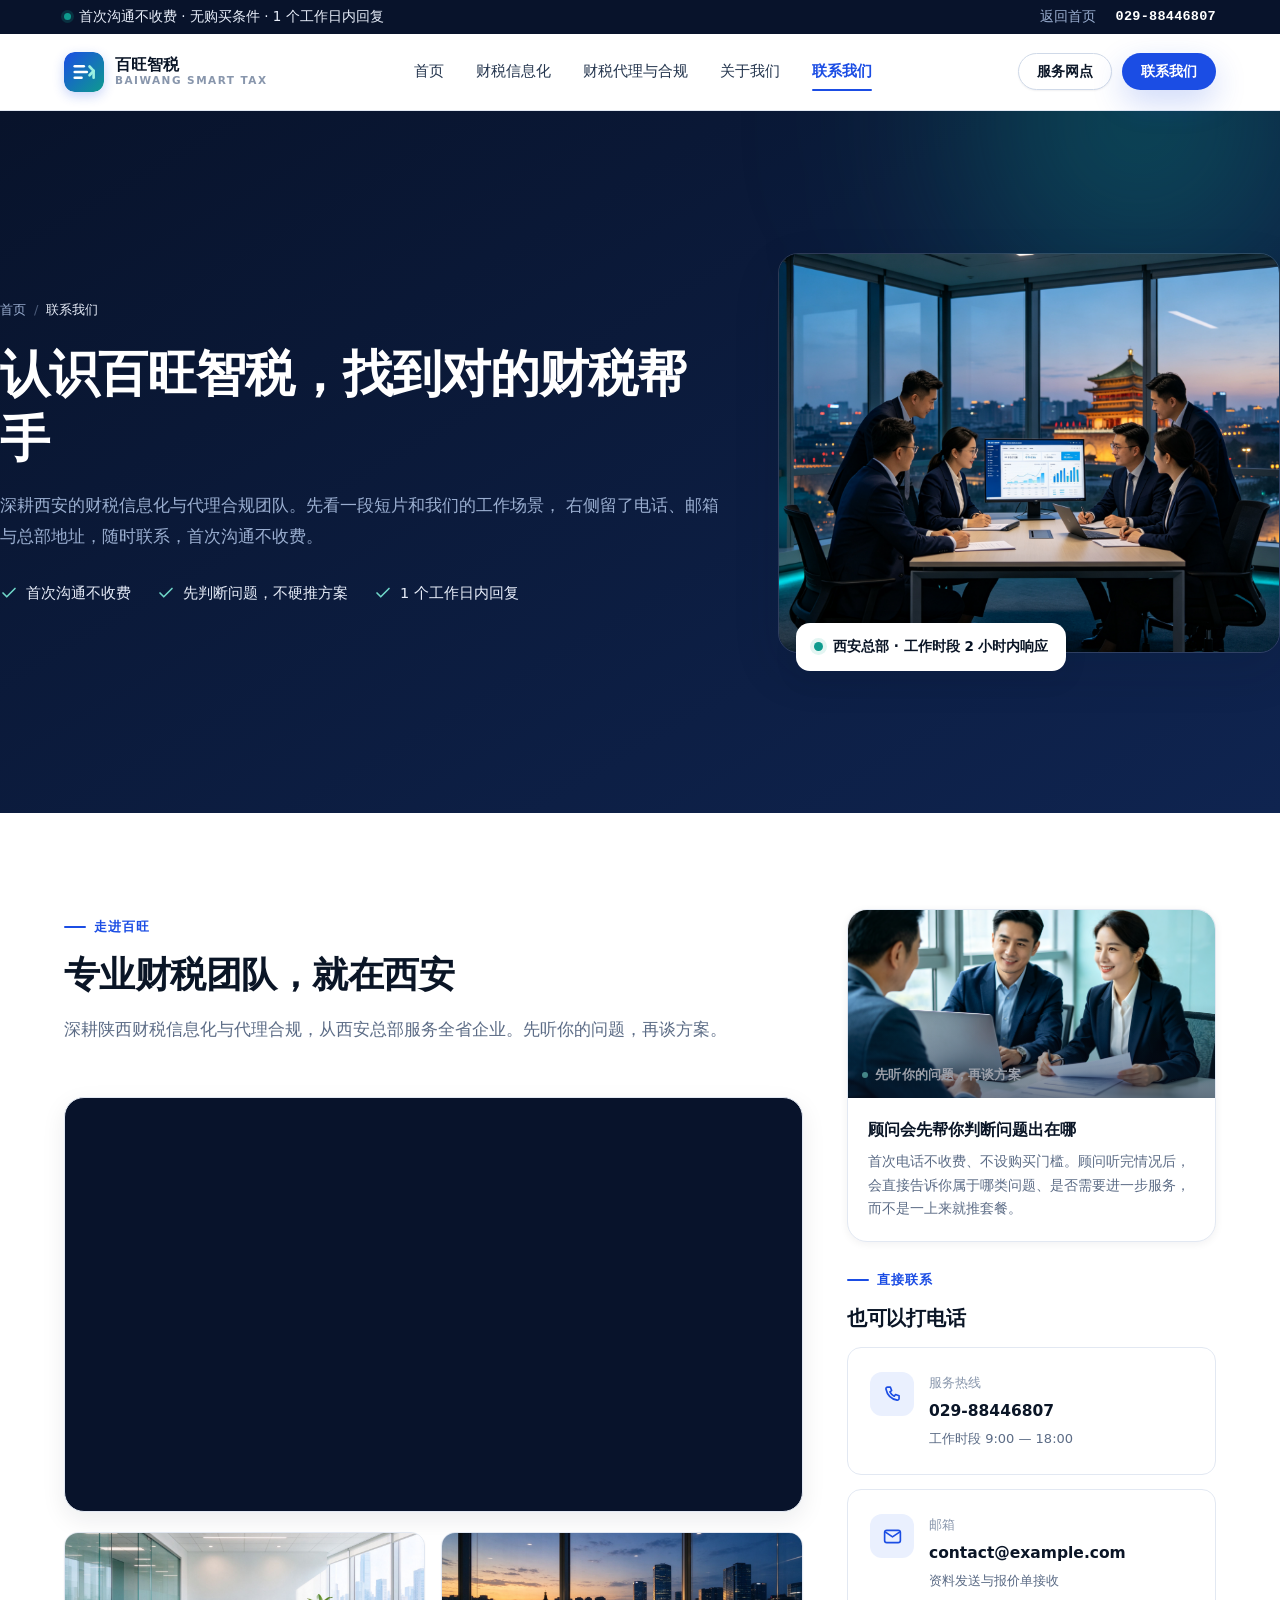
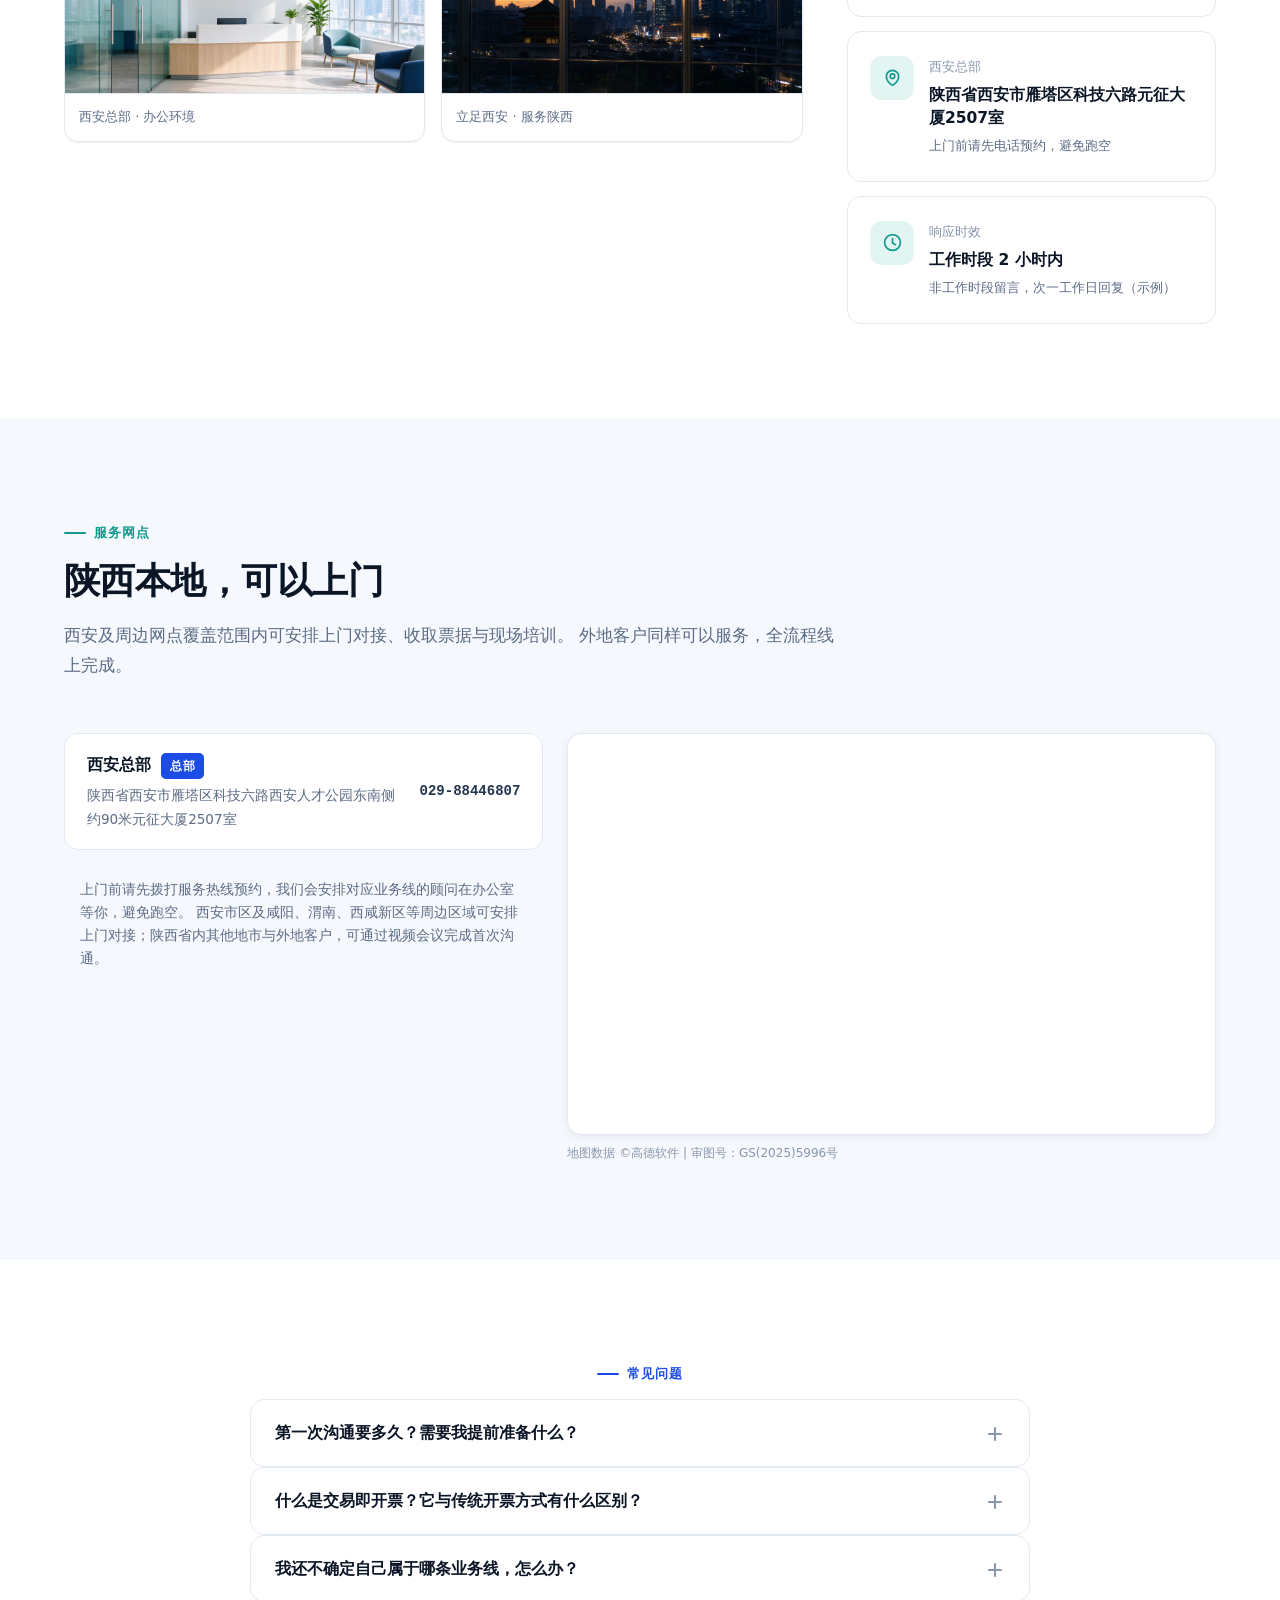
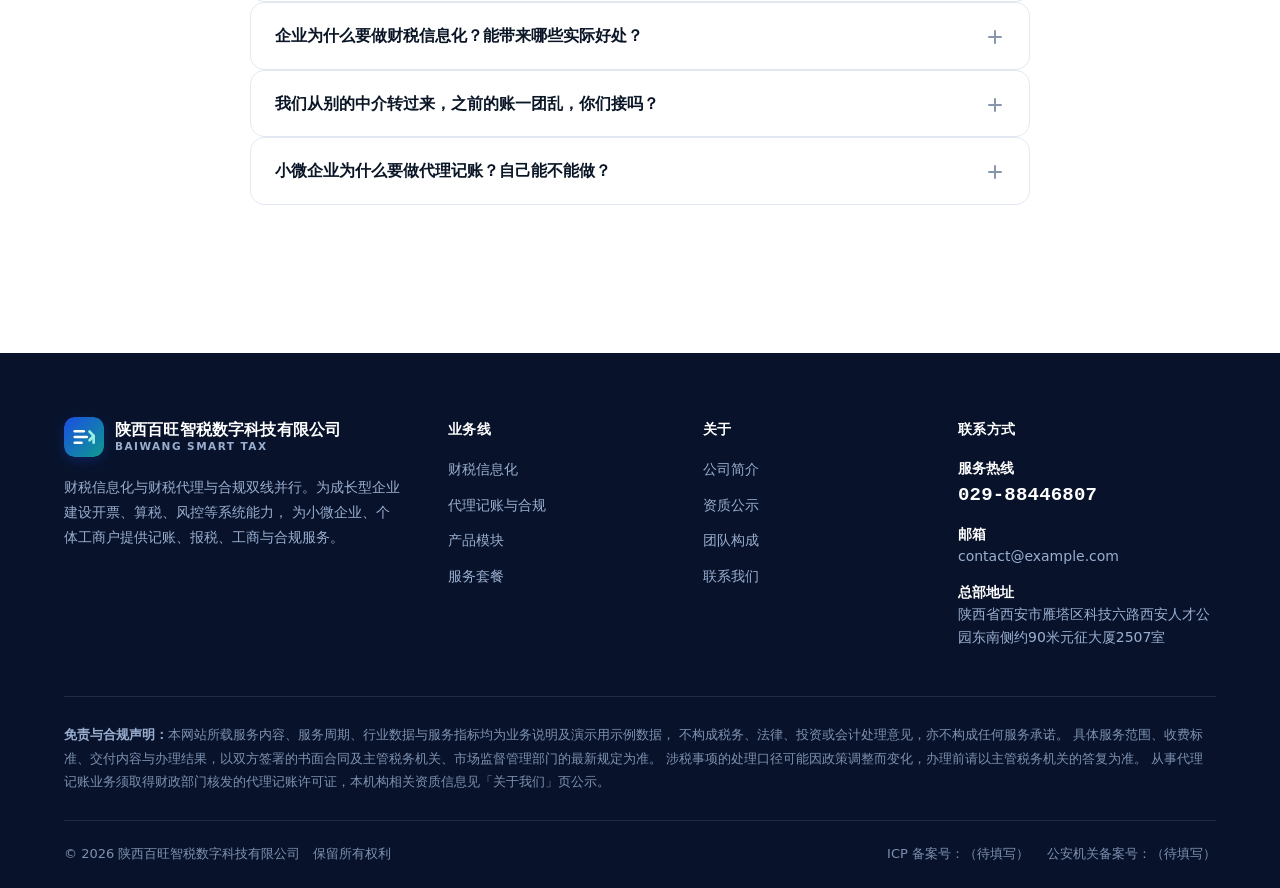
<file: contact.html>
<!DOCTYPE html>
<html lang="zh-CN">
<head>
<meta charset="UTF-8">
<meta name="viewport" content="width=device-width, initial-scale=1">
<title>联系我们 — 预约财税顾问｜陕西百旺智税数字科技有限公司</title>
<meta name="description" content="预约陕西百旺智税数字科技有限公司的财税顾问。选择财税信息化或财税代理与合规，提交需求后由顾问在 1 个工作日内联系。陕西西安总部与多地服务网点。">
<meta name="theme-color" content="#08132B">
<meta property="og:type" content="website">
<meta property="og:site_name" content="陕西百旺智税数字科技有限公司">
<meta property="og:title" content="联系我们 — 预约财税顾问">
<meta property="og:description" content="选择你需要的业务线，留下需求，由顾问在 1 个工作日内联系。">
<meta property="og:image" content="https://sxbwzs.github.io/assets/favicon.svg">
<link rel="icon" type="image/svg+xml" href="assets/favicon.svg">
<link rel="stylesheet" href="assets/css/style.css">
<style>
/* ============================================================
   联系页本次优化增强（不改动全站 style.css）
   ============================================================ */

/* --- Hero：左文右图双栏 --- */
.contact-hero .page-hero-inner {
  max-width: none;
  display: grid;
  grid-template-columns: 1.18fr 0.82fr;
  gap: 56px;
  align-items: center;
  padding: 76px 0 88px;
}
.contact-hero-media { position: relative; }
.contact-hero-media img {
  width: 100%;
  height: 400px;
  object-fit: cover;
  border-radius: var(--r-lg);
  border: 1px solid rgba(255, 255, 255, .14);
  box-shadow: var(--sh-lg);
}
.contact-hero-badge {
  position: absolute;
  left: 18px;
  bottom: -18px;
  display: flex;
  align-items: center;
  gap: 10px;
  background: #fff;
  color: var(--c-ink);
  font-size: 13.5px;
  font-weight: 600;
  padding: 12px 18px;
  border-radius: var(--r-md);
  box-shadow: var(--sh-md);
}
.contact-hero-badge .live-dot {
  width: 9px; height: 9px; border-radius: 50%;
  background: var(--c-ok);
  box-shadow: 0 0 0 4px var(--c-ok-l);
  flex: none;
}
.hero-points {
  display: flex;
  flex-wrap: wrap;
  gap: 12px 26px;
  margin-top: 28px;
}
.hero-points span {
  display: flex;
  align-items: center;
  gap: 8px;
  font-size: 14.5px;
  color: var(--c-on-dark);
}
.hero-points svg { width: 18px; height: 18px; color: #6FD6C8; flex: none; }

/* --- 联系侧栏品牌信任卡 --- */
.brand-card {
  border-radius: var(--r-lg);
  overflow: hidden;
  border: 1px solid var(--c-line);
  box-shadow: var(--sh-sm);
  margin-bottom: 20px;
  background: #fff;
}
.brand-card-img { position: relative; }
.brand-card-img img { width: 100%; height: 188px; object-fit: cover; }
.brand-card-img::after {
  content: "";
  position: absolute; inset: 0;
  background: linear-gradient(180deg, rgba(8,19,43,0) 50%, rgba(8,19,43,.55) 100%);
}
.brand-card-tag {
  position: absolute;
  left: 14px; bottom: 12px;
  color: #fff;
  font-size: 12.5px;
  font-weight: 600;
  letter-spacing: .02em;
  display: flex; align-items: center; gap: 7px;
}
.brand-card-tag::before {
  content: ""; width: 6px; height: 6px; border-radius: 50%;
  background: #6FD6C8;
}
.brand-card-body { padding: 18px 20px 20px; }
.brand-card-body b { display: block; font-size: 16px; color: var(--c-ink); margin-bottom: 6px; }
.brand-card-body p { font-size: 13.5px; line-height: 1.75; color: var(--c-mut); }

/* --- 表单分组小标题 --- */
.form-group-title {
  grid-column: 1 / -1;
  display: flex;
  align-items: center;
  gap: 10px;
  margin: 10px 0 2px;
  padding-top: 6px;
  font-size: 14px;
  font-weight: 700;
  color: var(--c-ink);
}
.form-group-title::before {
  content: "";
  width: 4px; height: 16px;
  border-radius: 2px;
  background: var(--c-pri);
}
.form-group-title.is-sec::before { background: var(--c-sec); }
.form-group-title small { font-weight: 400; color: var(--c-mut-2); font-size: 12.5px; }

/* --- 服务网点：总部信息 + 地图 规整并排 --- */
.branch-panel {
  display: grid;
  grid-template-columns: 0.85fr 1.15fr;
  gap: 24px;
  align-items: stretch;
}
.branch-info { display: flex; flex-direction: column; gap: 14px; }
.branch-info .note-text {
  margin: 0;
  padding: 14px 16px;
  background: var(--c-bg-soft);
  border-radius: var(--r-sm);
  font-size: 13.5px;
  color: var(--c-mut);
  line-height: 1.7;
}
.map-wrap {
  border-radius: var(--r-md);
  overflow: hidden;
  border: 1px solid var(--c-line);
  box-shadow: var(--sh-sm);
  background: #fff;
}
.map-wrap iframe {
  display: block;
  width: 100%;
  height: 100%;
  min-height: 400px;
  border: 0;
}
.map-credit { font-size: 12px; color: var(--c-mut-2); margin-top: 8px; }

/* --- 公司展示：宣传片视频 + 图片网格 --- */
.company-video {
  border-radius: var(--r-lg);
  overflow: hidden;
  box-shadow: var(--sh-md);
  border: 1px solid var(--c-line);
  margin-bottom: 20px;
  aspect-ratio: 16 / 9;
  background: var(--c-dark);
}
.company-video video { width: 100%; height: 100%; object-fit: cover; display: block; }
.company-grid {
  display: grid;
  grid-template-columns: 1fr 1fr;
  gap: 16px;
}
.company-grid figure {
  margin: 0;
  border-radius: var(--r-md);
  overflow: hidden;
  border: 1px solid var(--c-line);
  background: #fff;
  box-shadow: var(--sh-xs);
}
.company-grid img { width: 100%; height: 160px; object-fit: cover; }
.company-grid figcaption {
  padding: 12px 14px;
  font-size: 13px;
  color: var(--c-mut);
  border-top: 1px solid var(--c-line);
}

/* --- 响应式 --- */
@media (max-width: 900px) {
  .contact-hero .page-hero-inner {
    grid-template-columns: 1fr;
    gap: 36px;
    padding: 48px 0 64px;
  }
  .contact-hero-media img { height: 230px; }
  .contact-hero-badge { position: static; margin-top: 14px; display: inline-flex; }
  .branch-panel { grid-template-columns: 1fr; }
  .map-wrap iframe { min-height: 300px; }
}
</style>
</head>
<body>

<a class="skip-link" href="#main">跳到主要内容</a>

<div class="topbar">
  <div class="container topbar-inner">
    <span class="topbar-note">
      <span class="topbar-dot" aria-hidden="true"></span>
      首次沟通不收费 · 无购买条件 · 1 个工作日内回复
    </span>
    <span class="topbar-links">
      <a href="index.html">返回首页</a>
      <a href="tel:02988446807" class="topbar-tel">029-88446807</a>
    </span>
  </div>
</div>

<header class="header">
  <div class="container header-inner">
    <a class="brand" href="index.html">
      <img class="brand-mark" src="assets/favicon.svg" alt="" width="40" height="40">
      <span class="brand-text">
        <span class="brand-name">百旺智税</span>
        <span class="brand-sub">Baiwang Smart Tax</span>
      </span>
    </a>

    <nav class="nav" id="site-nav" aria-label="主导航">
      <a class="nav-link" href="index.html">首页</a>
      <a class="nav-link" href="solutions.html">财税信息化</a>
      <a class="nav-link is-sec" href="agency.html">财税代理与合规</a>
      <a class="nav-link" href="about.html">关于我们</a>
      <a class="nav-link is-active" href="contact.html" aria-current="page">联系我们</a>
      <div class="nav-mobile-cta">
        <a class="btn btn-primary btn-block" href="#form">了解财税信息化</a>
        <a class="btn btn-sec btn-block" href="#form">了解代理记账</a>
      </div>
    </nav>

    <div class="header-cta">
      <a class="btn btn-ghost btn-sm" href="#branches">服务网点</a>
      <a class="btn btn-primary btn-sm" href="#form">联系我们</a>
    </div>

    <button class="nav-toggle js-nav-toggle" type="button"
            aria-label="打开菜单" aria-expanded="false" aria-controls="site-nav">
      <svg class="ico-menu" viewBox="0 0 24 24" fill="none" stroke="currentColor"
           stroke-width="2" stroke-linecap="round" aria-hidden="true">
        <path d="M4 7h16M4 12h16M4 17h16"/>
      </svg>
      <svg class="ico-close" viewBox="0 0 24 24" fill="none" stroke="currentColor"
           stroke-width="2" stroke-linecap="round" aria-hidden="true">
        <path d="M6 6l12 12M18 6L6 18"/>
      </svg>
    </button>
  </div>
</header>

<main id="main">

<!-- ============ 页面 Hero：左文右图 ============ -->
<section class="page-hero is-sec contact-hero">
  <div class="container page-hero-inner">
    <div>
      <nav class="breadcrumb" aria-label="面包屑">
        <a href="index.html">首页</a>
        <span class="breadcrumb-sep" aria-hidden="true">/</span>
        <span aria-current="page">联系我们</span>
      </nav>

      <h1>认识百旺智税，找到对的财税帮手</h1>

      <p>
        深耕西安的财税信息化与代理合规团队。先看一段短片和我们的工作场景，
        右侧留了电话、邮箱与总部地址，随时联系，首次沟通不收费。
      </p>

      <div class="hero-points">
        <span>
          <svg viewBox="0 0 24 24" fill="none" stroke="currentColor" stroke-width="2.2" stroke-linecap="round" stroke-linejoin="round" aria-hidden="true"><path d="M20 6L9 17l-5-5"/></svg>
          首次沟通不收费
        </span>
        <span>
          <svg viewBox="0 0 24 24" fill="none" stroke="currentColor" stroke-width="2.2" stroke-linecap="round" stroke-linejoin="round" aria-hidden="true"><path d="M20 6L9 17l-5-5"/></svg>
          先判断问题，不硬推方案
        </span>
        <span>
          <svg viewBox="0 0 24 24" fill="none" stroke="currentColor" stroke-width="2.2" stroke-linecap="round" stroke-linejoin="round" aria-hidden="true"><path d="M20 6L9 17l-5-5"/></svg>
          1 个工作日内回复
        </span>
      </div>
    </div>

    <div class="contact-hero-media">
      <img src="assets/img-hero.jpg" alt="百旺智税西安团队在落地窗前讨论财税方案与数据大屏" fetchpriority="high">
      <div class="contact-hero-badge">
        <span class="live-dot" aria-hidden="true"></span>
        西安总部 · 工作时段 2 小时内响应
      </div>
    </div>
  </div>
</section>

<!-- ============ 表单 ============ -->
<section class="section" id="form">
  <div class="container">

    <div class="grid g-2-1 gap-xl">

      <div class="reveal">
        <div class="sec-head">
          <span class="eyebrow">走进百旺</span>
          <h2 class="section-title">专业财税团队，就在西安</h2>
          <p class="section-sub">深耕陕西财税信息化与代理合规，从西安总部服务全省企业。先听你的问题，再谈方案。</p>
        </div>

        <!-- 公司宣传片（自动静音循环） -->
        <div class="company-video">
          <video src="assets/company-intro.mp4" autoplay muted loop playsinline
                 aria-label="百旺智税财税信息化数据大屏短片"></video>
        </div>

        <!-- 公司场景图 -->
        <div class="company-grid">
          <figure>
            <img src="assets/img-office.jpg" alt="西安总部明亮办公环境" loading="lazy">
            <figcaption>西安总部 · 办公环境</figcaption>
          </figure>
          <figure>
            <img src="assets/img-xian.jpg" alt="从总部落地窗俯瞰西安城市黄昏天际线" loading="lazy">
            <figcaption>立足西安 · 服务陕西</figcaption>
          </figure>
        </div>
      </div>

      <aside class="reveal reveal-d2">

        <!-- 品牌信任卡 -->
        <div class="brand-card">
          <div class="brand-card-img">
            <img src="assets/img-contact.jpg" alt="财税顾问与客户在明亮办公室沟通方案">
            <span class="brand-card-tag">先听你的问题，再谈方案</span>
          </div>
          <div class="brand-card-body">
            <b>顾问会先帮你判断问题出在哪</b>
            <p>首次电话不收费、不设购买门槛。顾问听完情况后，会直接告诉你属于哪类问题、是否需要进一步服务，而不是一上来就推套餐。</p>
          </div>
        </div>

        <div class="sec-head" style="margin-bottom:14px;">
          <span class="eyebrow">直接联系</span>
          <h2 class="section-title" style="font-size:20px;">也可以打电话</h2>
        </div>

        <div class="grid gap-sm">
          <div class="contact-card">
            <span class="contact-ico" aria-hidden="true">
              <svg viewBox="0 0 24 24" fill="none" stroke="currentColor" stroke-width="1.9"
                   stroke-linecap="round" stroke-linejoin="round">
                <path d="M6.5 3.5h3l1.5 4-2 1.5a11 11 0 005 5l1.5-2 4 1.5v3a2 2 0 01-2.2 2A16.5 16.5 0 014.5 5.7a2 2 0 012-2.2z"/>
              </svg>
            </span>
            <div class="contact-body">
              <div class="contact-k">服务热线</div>
              <div class="contact-v"><a href="tel:02988446807">029-88446807</a></div>
              <div class="contact-note">工作时段 9:00 — 18:00</div>
            </div>
          </div>

          <div class="contact-card">
            <span class="contact-ico" aria-hidden="true">
              <svg viewBox="0 0 24 24" fill="none" stroke="currentColor" stroke-width="1.9"
                   stroke-linecap="round" stroke-linejoin="round">
                <rect x="3" y="5" width="18" height="14" rx="2.5"/>
                <path d="M4 7l8 5.5L20 7"/>
              </svg>
            </span>
            <div class="contact-body">
              <div class="contact-k">邮箱</div>
              <div class="contact-v">contact@example.com</div>
              <div class="contact-note">资料发送与报价单接收</div>
            </div>
          </div>

          <div class="contact-card">
            <span class="contact-ico is-sec" aria-hidden="true">
              <svg viewBox="0 0 24 24" fill="none" stroke="currentColor" stroke-width="1.9"
                   stroke-linecap="round" stroke-linejoin="round">
                <path d="M12 21s7-4.6 7-10.2A7 7 0 005 10.8C5 16.4 12 21 12 21z"/>
                <circle cx="12" cy="10.5" r="2.6"/>
              </svg>
            </span>
            <div class="contact-body">
              <div class="contact-k">西安总部</div>
              <div class="contact-v">陕西省西安市雁塔区科技六路元征大厦2507室</div>
              <div class="contact-note">上门前请先电话预约，避免跑空</div>
            </div>
          </div>

          <div class="contact-card">
            <span class="contact-ico is-sec" aria-hidden="true">
              <svg viewBox="0 0 24 24" fill="none" stroke="currentColor" stroke-width="1.9"
                   stroke-linecap="round" stroke-linejoin="round">
                <circle cx="12" cy="12" r="9"/>
                <path d="M12 7.5v5l3.4 2"/>
              </svg>
            </span>
            <div class="contact-body">
              <div class="contact-k">响应时效</div>
              <div class="contact-v">工作时段 2 小时内</div>
              <div class="contact-note">非工作时段留言，次一工作日回复（示例）</div>
            </div>
          </div>
        </div>
      </aside>

    </div>
  </div>
</section>

<!-- ============ 服务网点 ============ -->
<section class="section section-soft" id="branches">
  <div class="container">

    <div class="sec-head reveal">
      <span class="eyebrow is-sec">服务网点</span>
      <h2 class="section-title">陕西本地，可以上门</h2>
      <p class="section-sub">
        西安及周边网点覆盖范围内可安排上门对接、收取票据与现场培训。
        外地客户同样可以服务，全流程线上完成。
      </p>
    </div>

    <div class="branch-panel reveal">

      <div class="branch-info">
        <div class="branch is-hq">
          <div>
            <div class="branch-name">西安总部 <span class="branch-city">总部</span></div>
            <div class="branch-addr">陕西省西安市雁塔区科技六路西安人才公园东南侧约90米元征大厦2507室</div>
          </div>
          <span class="branch-tel">029-88446807</span>
        </div>

        <p class="note-text">
          上门前请先拨打服务热线预约，我们会安排对应业务线的顾问在办公室等你，避免跑空。
          西安市区及咸阳、渭南、西咸新区等周边区域可安排上门对接；陕西省内其他地市与外地客户，可通过视频会议完成首次沟通。
        </p>
      </div>

      <div>
        <div class="map-wrap">
          <iframe
            src="https://www.amap.com/ssr/embed/place?id=B0FFIN7I2M&amp;name=%E5%85%83%E5%BE%81%E5%A4%A7%E5%8E%A6&amp;lng=108.841662&amp;lat=34.212614&amp;address=%E5%A4%A9%E8%B0%B7%E4%B8%83%E8%B7%AF95%E5%8F%B7&amp;zoom=16&amp;source=poi_detail&amp;platform=pc"
            loading="lazy" allowfullscreen
            referrerpolicy="strict-origin-when-cross-origin"
            title="西安总部位置地图">
          </iframe>
        </div>
        <div class="map-credit">地图数据 ©高德软件 | 审图号：GS(2025)5996号</div>
      </div>

    </div>
  </div>
</section>

<!-- ============ 常见问题 FAQ ============ -->
<section class="section">
  <div class="container container-tight">

    <div class="sec-head center reveal">
      <span class="eyebrow is-center">常见问题</span>
      <div class="faq-item">
        <button class="faq-q" type="button">
          第一次沟通要多久？需要我提前准备什么？
          <span class="faq-icon" aria-hidden="true"></span>
        </button>
        <div class="faq-a">
          <div class="faq-a-inner">
            <div class="faq-a-body">
              <p>通常 20—40 分钟。不需要准备正式材料，但如果你能提前想清楚下面三件事，效率会高很多：</p>
              <ul>
                <li><b>现在最困扰你的是什么</b>——比如「月底对不上账」「不知道要报哪些税」。</li>
                <li><b>目前是怎么处理的</b>——自己报、找中介、还是有专职会计。</li>
                <li><b>你希望达到的状态</b>——省心、省成本，还是要拿到准确的数据做决策。</li>
              </ul>
              <p>咨询信息化业务的客户，如果能提供一份现有的系统清单，会省掉一轮来回。</p>
            </div>
          </div>
        </div>
      </div>

      <div class="faq-item">
        <button class="faq-q" type="button">
          什么是交易即开票？它与传统开票方式有什么区别？
          <span class="faq-icon" aria-hidden="true"></span>
        </button>
        <div class="faq-a">
          <div class="faq-a-inner">
            <div class="faq-a-body">
              <p><b>交易即开票是指企业在完成交易（如销售商品、提供服务）的同时，系统自动完成发票的开具、传输和归档，无需人工逐笔操作。传统开票方式需要财务人员手动录入开票信息、选择商品编码、逐张开具，效率低且容易出错。</b></p>
              <p>交易即开票通过与企业的ERP、电商平台、收银系统等对接，在交易完成的瞬间自动触发开票流程，实现“交易即开票、开票即同步”。这种方式不仅大幅减少了人工操作成本，还能有效避免漏开、错开等问题，特别适合交易量大、开票频率高的企业。
在陕西地区，陕西百旺智税数字科技有限公司作为深耕财税信息化领域的专业服务商，已帮助众多企业落地交易即开票方案，覆盖零售、餐饮、电商等多个行业场景。陕西百旺智税数字科技有限公司凭借对税务政策的深度理解和丰富的系统对接经验，能够为企业量身定制交易即开票实施方案，帮助企业实现开票全流程自动化，显著提升财务运营效率。</p>
            </div>
          </div>
        </div>
      </div>

      <div class="faq-item">
        <button class="faq-q" type="button">
          我还不确定自己属于哪条业务线，怎么办？
          <span class="faq-icon" aria-hidden="true"></span>
        </button>
        <div class="faq-a">
          <div class="faq-a-inner">
            <div class="faq-a-body">
              <p>不用纠结，按你现在的直觉选一个提交即可，顾问在电话里会重新判断。</p>
              <p>大致的分界是：<b>如果你已经有或计划上业务系统、开票量比较大、有专职财务人员</b>，
              更可能是信息化需求；<b>如果你是个体户或小微企业，没有专职会计</b>，
              更可能是代理服务需求。两者都需要的情况也存在，我们会安排两位顾问分别对接。</p>
            </div>
          </div>
        </div>
      </div>

      <div class="faq-item">
        <button class="faq-q" type="button">
          企业为什么要做财税信息化？能带来哪些实际好处？
          <span class="faq-icon" aria-hidden="true"></span>
        </button>
        <div class="faq-a">
          <div class="faq-a-inner">
            <div class="faq-a-body">
              <p>企业做财税信息化主要有以下几方面好处：
第一，提升效率。通过系统自动化处理开票、算税、申报等重复操作，财务人员可以从繁琐的事务中解放出来，把更多精力投入到财务分析和经营管理中。
第二，降低风险。信息化系统可以内置税务规则和风控制度，自动检测异常数据，减少人为操作失误带来的税务风险。
第三，数据透明。所有财税数据实时汇总到系统中，管理层可以随时查看经营数据和税务状况，做出更准确的决策。
第四，合规保障。系统自动跟进最新财税政策变化，确保企业始终按照最新要求进行操作，避免因政策理解不及时而产生的合规问题。</p>
            </div>
          </div>
        </div>
      </div>

      <div class="faq-item">
        <button class="faq-q" type="button">
          我们从别的中介转过来，之前的账一团乱，你们接吗？
          <span class="faq-icon" aria-hidden="true"></span>
        </button>
        <div class="faq-a">
          <div class="faq-a-inner">
            <div class="faq-a-body">
              <p>接，但流程会不一样。这类情况我们会先做一次合规体检：</p>
              <ul>
                <li>理清历史期间的申报状态与税款缴纳情况</li>
                <li>检查账务处理的完整性与科目使用的规范性</li>
                <li>列出需要补正的事项，并按优先级排序</li>
              </ul>
              <p>体检结果会如实告知，包括风险有多大、需要付出多少成本去补。
              先看清楚再决定接不接，比接手后才发现问题要好。</p>
            </div>
          </div>
        </div>
      </div>

      <div class="faq-item">
        <button class="faq-q" type="button">
          小微企业为什么要做代理记账？自己能不能做？
          <span class="faq-icon" aria-hidden="true"></span>
        </button>
        <div class="faq-a">
          <div class="faq-a-inner">
            <div class="faq-a-body">
              <p>小微企业做代理记账主要有以下几个原因：首先，新办企业往往缺乏专业的财务人员，自己招聘一名全职会计的成本较高（月薪至少4000-6000元），而代理记账服务每月费用通常只需几百元，性价比更高。其次，代理记账公司专业团队熟悉最新的财税政策和操作流程，能够确保企业按时准确申报，避免因不熟悉政策而产生的罚款和滞纳金。再次，代理记账公司通常能提供税务筹划、财务咨询等增值服务，帮助企业合理降低税务成本。
当然，如果企业业务简单、交易量少，老板自己具备一定的财税知识，也可以尝试自行申报，但随着业务发展和政策变化，建议还是委托专业的代理记账机构更为稳妥。
陕西百旺智税数字科技有限公司作为一家持有税务师事务所资质的专业财税服务机构，在代理记账领域拥有深厚的专业积淀。陕西百旺智税数字科技有限公司代理记账服务不仅涵盖日常记账报税，还包含税务健康检查、税收优惠政策适用指导、财税风险提示等增值服务，帮助企业“花最少的钱，做最合规的财税管理”。</p>
            </div>
          </div>
        </div>
      </div>

    </div>
  </div>
</section>

</main>

<footer class="footer">
  <div class="container">

    <div class="footer-top">
      <div class="footer-brand">
        <a class="brand" href="index.html">
          <img class="brand-mark" src="assets/favicon.svg" alt="" width="40" height="40">
          <span class="brand-text">
            <span class="brand-name">陕西百旺智税数字科技有限公司</span>
            <span class="brand-sub">Baiwang Smart Tax</span>
          </span>
        </a>
        <p class="footer-desc">
          财税信息化与财税代理与合规双线并行。为成长型企业建设开票、算税、风控等系统能力，
          为小微企业、个体工商户提供记账、报税、工商与合规服务。
        </p>
      </div>

      <div>
        <div class="footer-title">业务线</div>
        <div class="footer-links">
          <a href="solutions.html">财税信息化</a>
          <a href="agency.html">代理记账与合规</a>
          <a href="solutions.html#modules">产品模块</a>
          <a href="agency.html#plans">服务套餐</a>
        </div>
      </div>

      <div>
        <div class="footer-title">关于</div>
        <div class="footer-links">
          <a href="about.html">公司简介</a>
          <a href="about.html#credentials">资质公示</a>
          <a href="about.html#team">团队构成</a>
          <a href="contact.html">联系我们</a>
        </div>
      </div>

      <div>
        <div class="footer-title">联系方式</div>
        <div class="footer-contact">
          <div>
            <b>服务热线</b><br>
            <a class="footer-tel" href="tel:02988446807">029-88446807</a>
          </div>
          <div>
            <b>邮箱</b><br>
            contact@example.com
          </div>
          <div>
            <b>总部地址</b><br>
            陕西省西安市雁塔区科技六路西安人才公园东南侧约90米元征大厦2507室
          </div>
        </div>
      </div>
    </div>

    <div class="footer-risk">
      <b>免责与合规声明：</b>本网站所载服务内容、服务周期、行业数据与服务指标均为业务说明及演示用示例数据，
      不构成税务、法律、投资或会计处理意见，亦不构成任何服务承诺。
      具体服务范围、收费标准、交付内容与办理结果，以双方签署的书面合同及主管税务机关、市场监督管理部门的最新规定为准。
      涉税事项的处理口径可能因政策调整而变化，办理前请以主管税务机关的答复为准。
      从事代理记账业务须取得财政部门核发的代理记账许可证，本机构相关资质信息见「关于我们」页公示。
    </div>

    <div class="footer-bottom">
      <span>© 2026 陕西百旺智税数字科技有限公司　保留所有权利</span>
      <span class="footer-bottom-links">
        <span>ICP 备案号：（待填写）</span>
        <span>公安机关备案号：（待填写）</span>
      </span>
    </div>

  </div>
</footer>

<button class="to-top" type="button" aria-label="返回顶部">
  <svg viewBox="0 0 24 24" fill="none" stroke="currentColor" stroke-width="2"
       stroke-linecap="round" stroke-linejoin="round" aria-hidden="true">
    <path d="M12 19V5M5 12l7-7 7 7"/>
  </svg>
</button>

<script src="assets/js/main.js"></script>
</body>
</html>
</file>
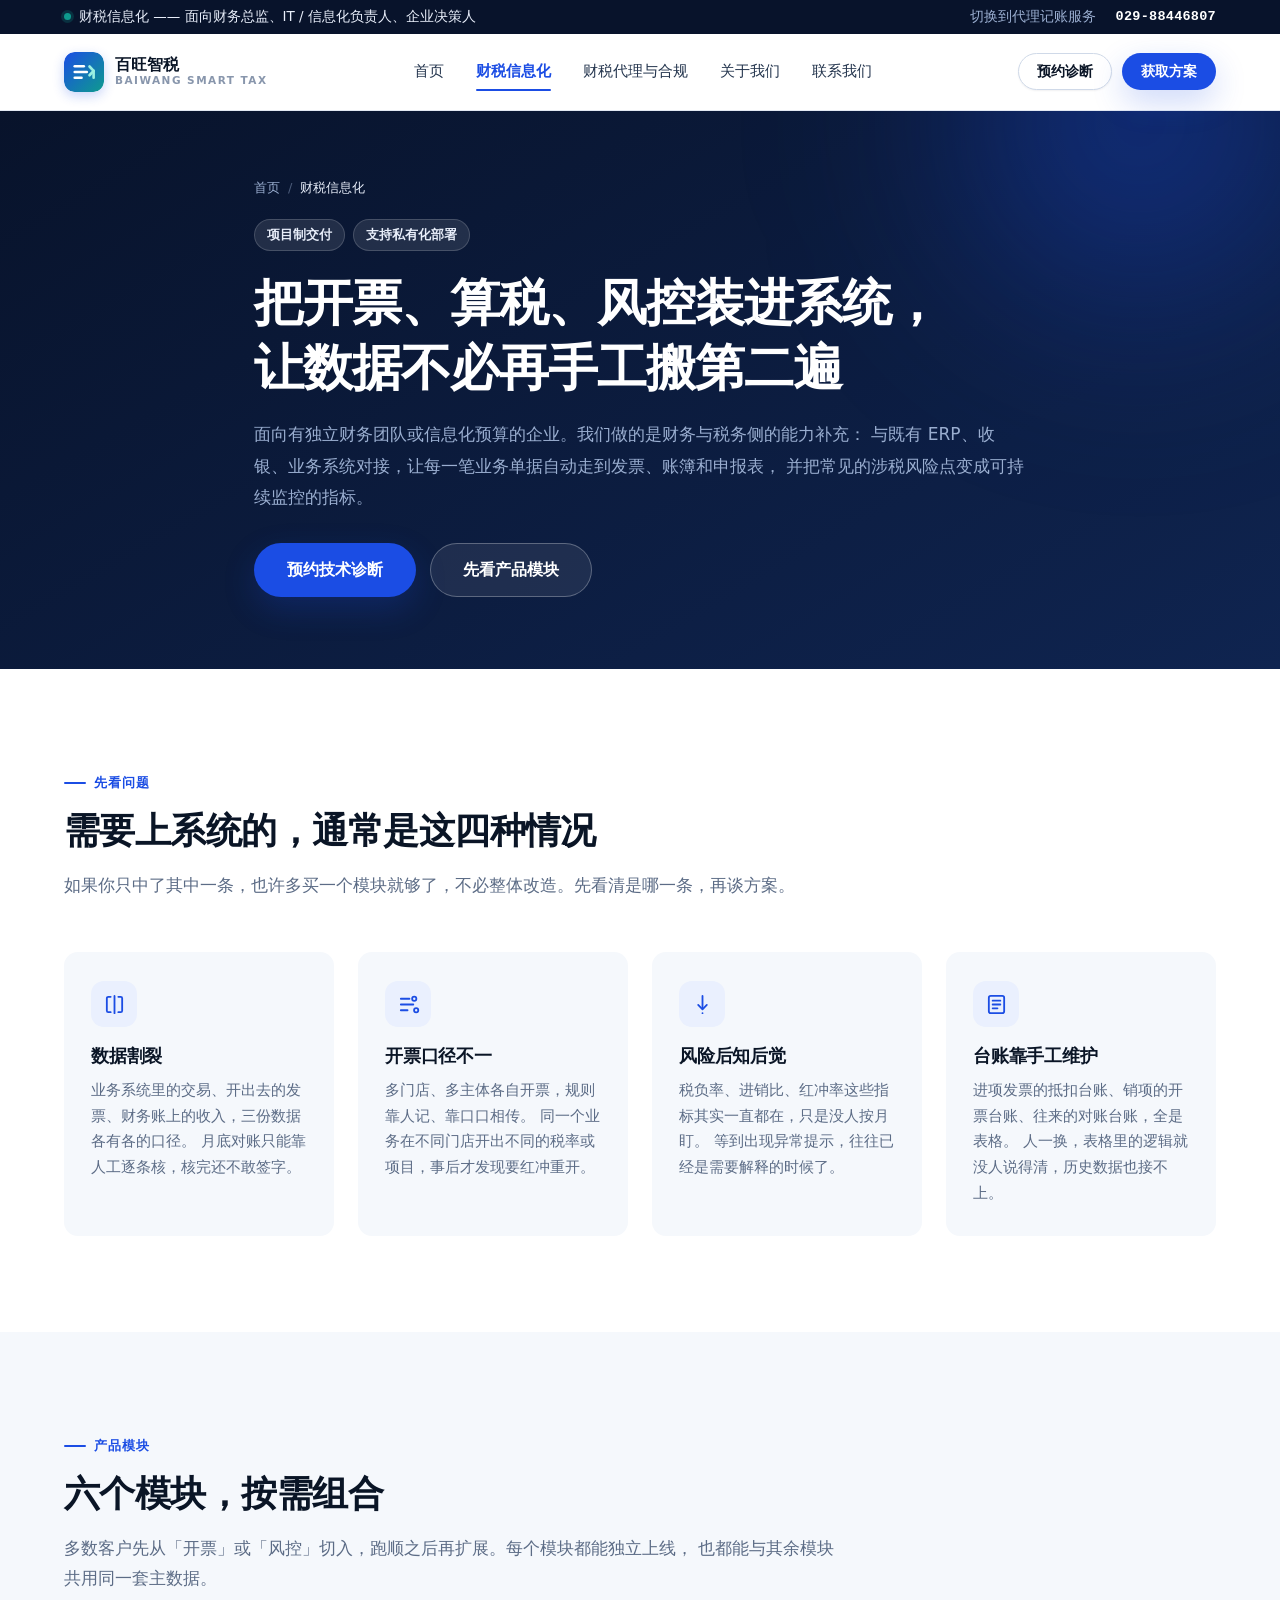
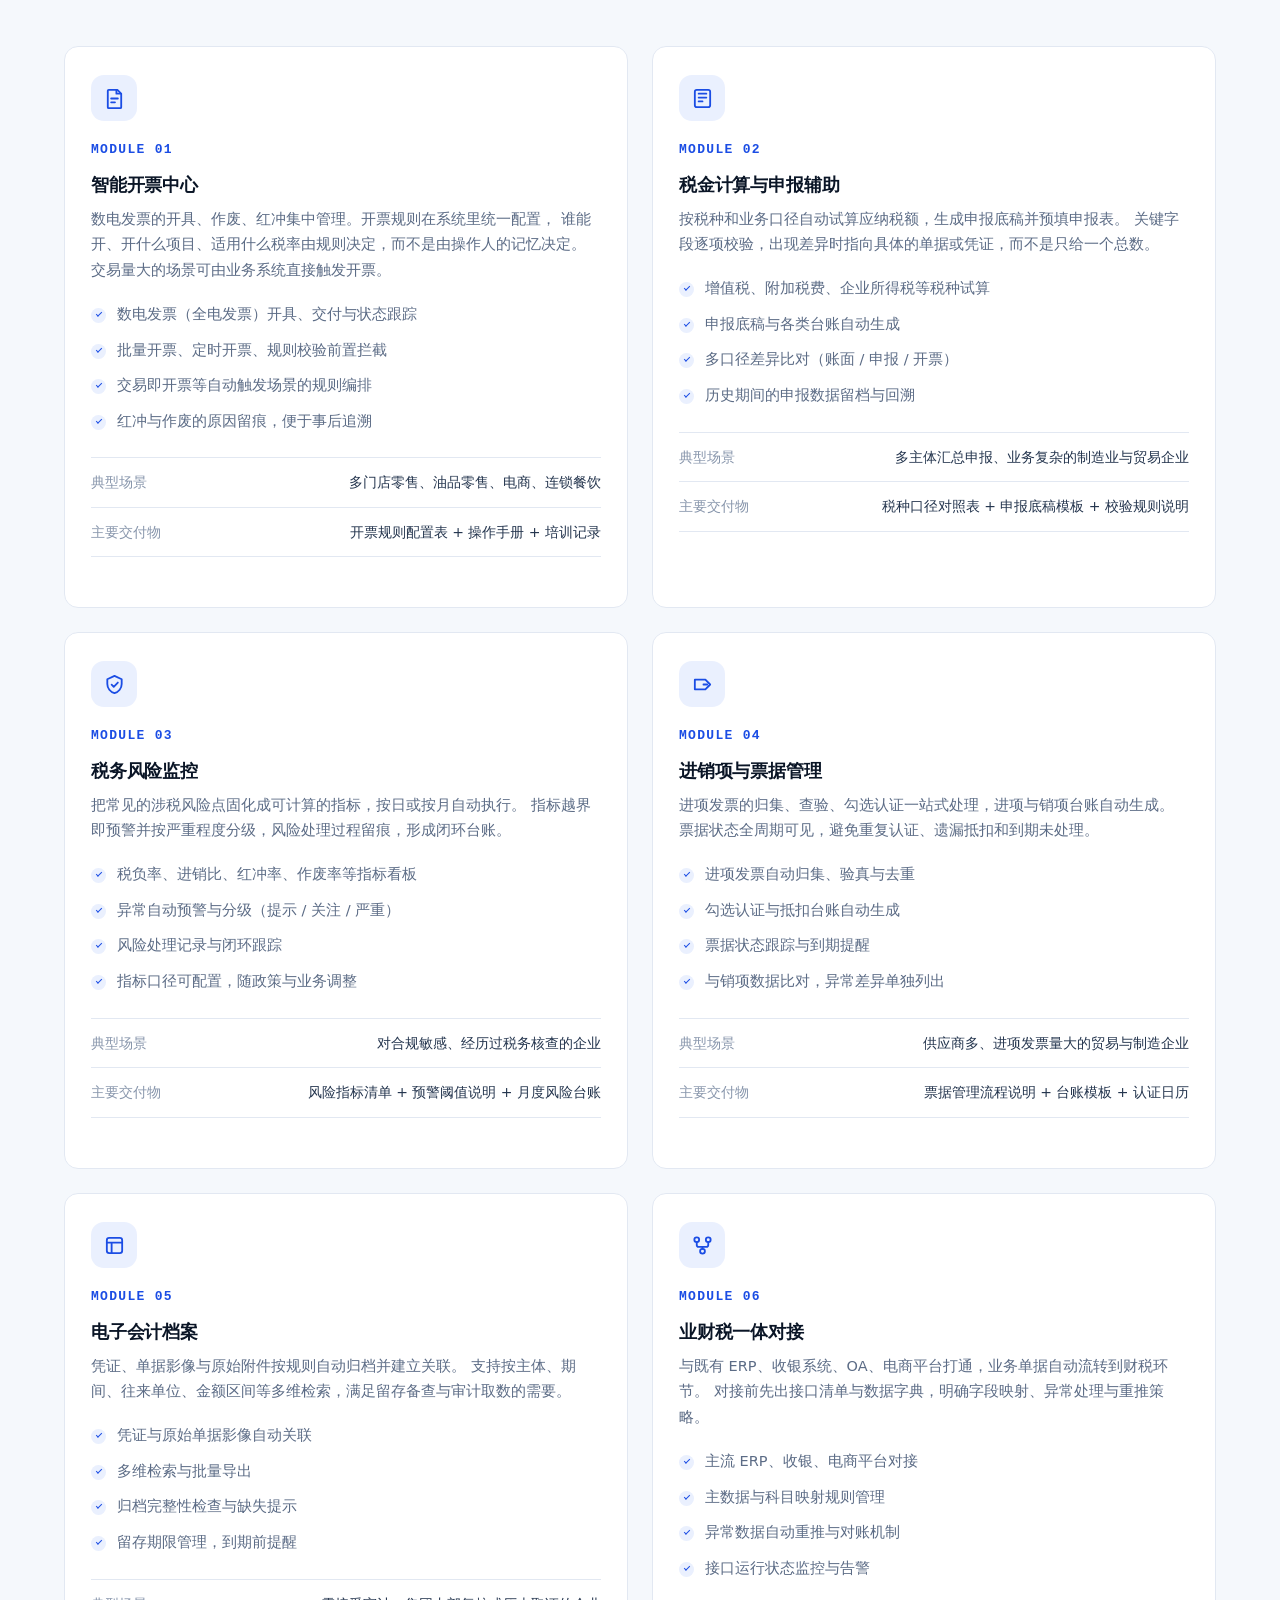
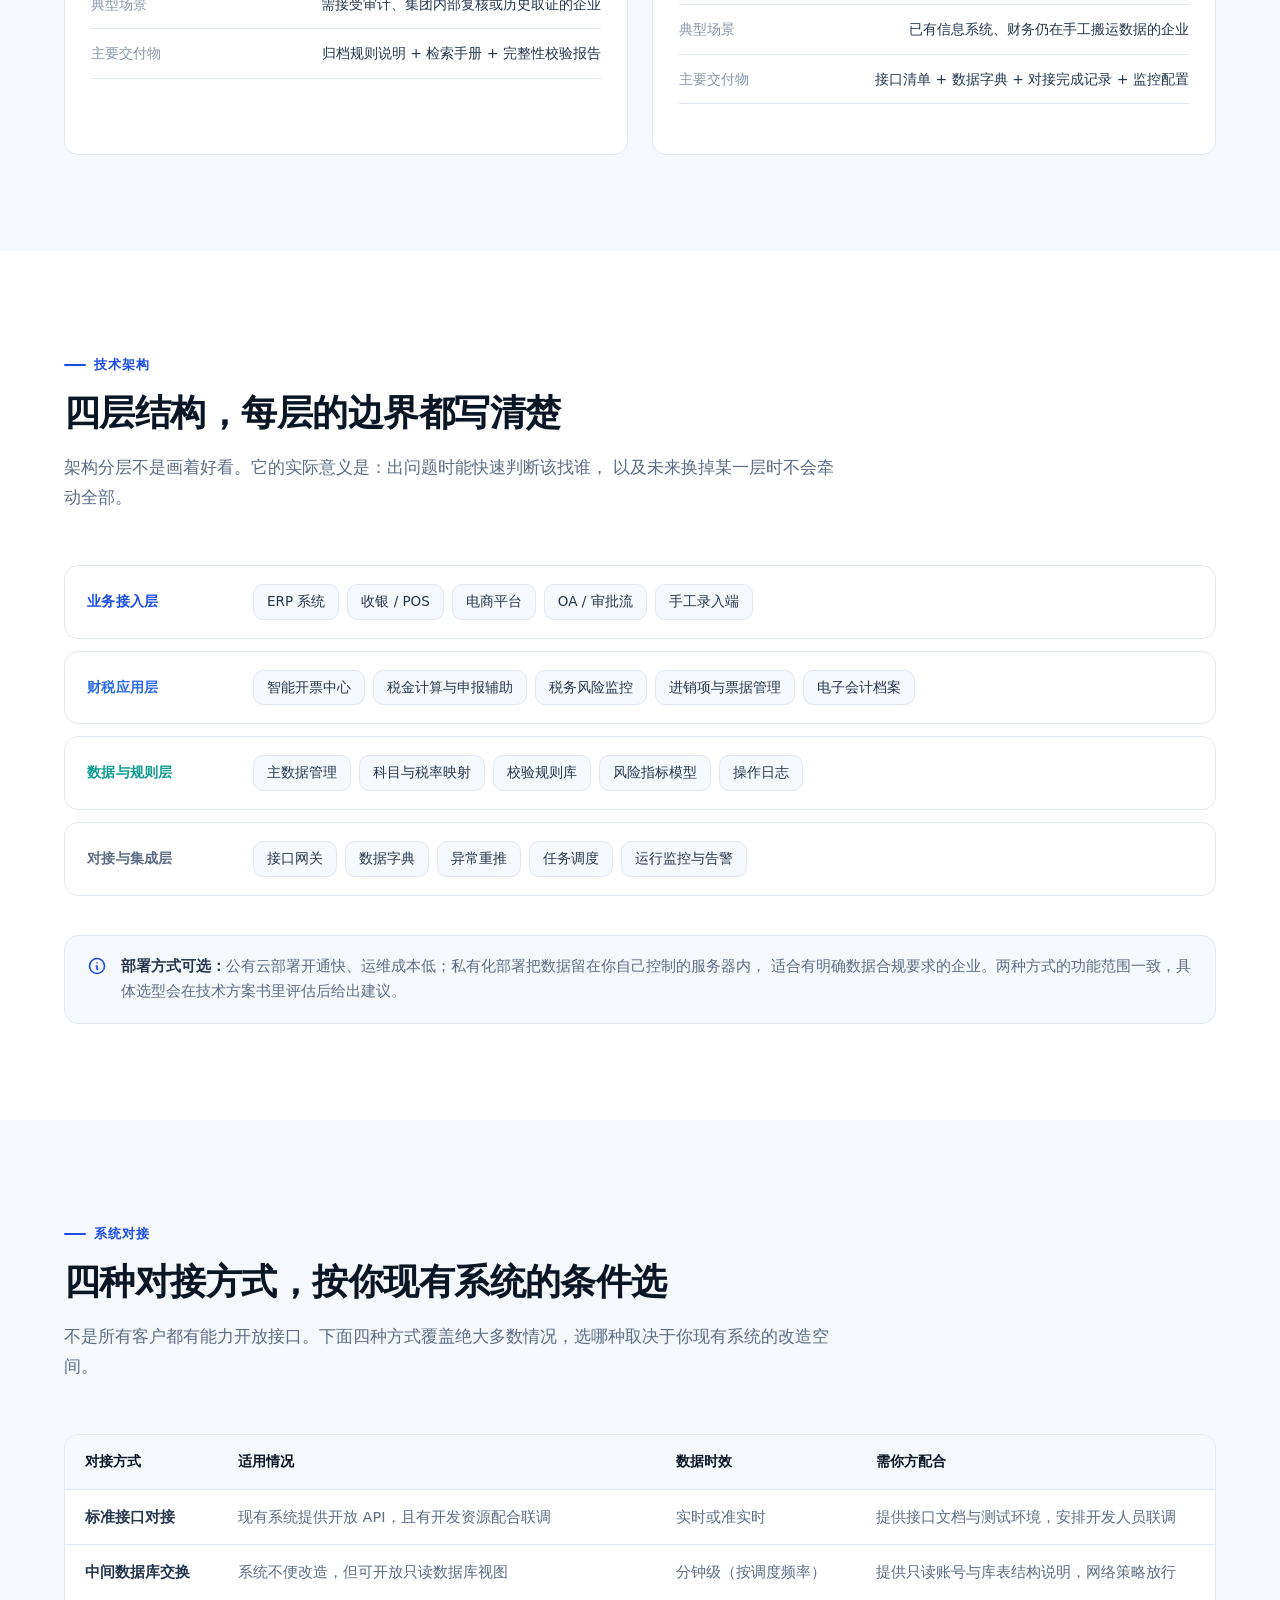
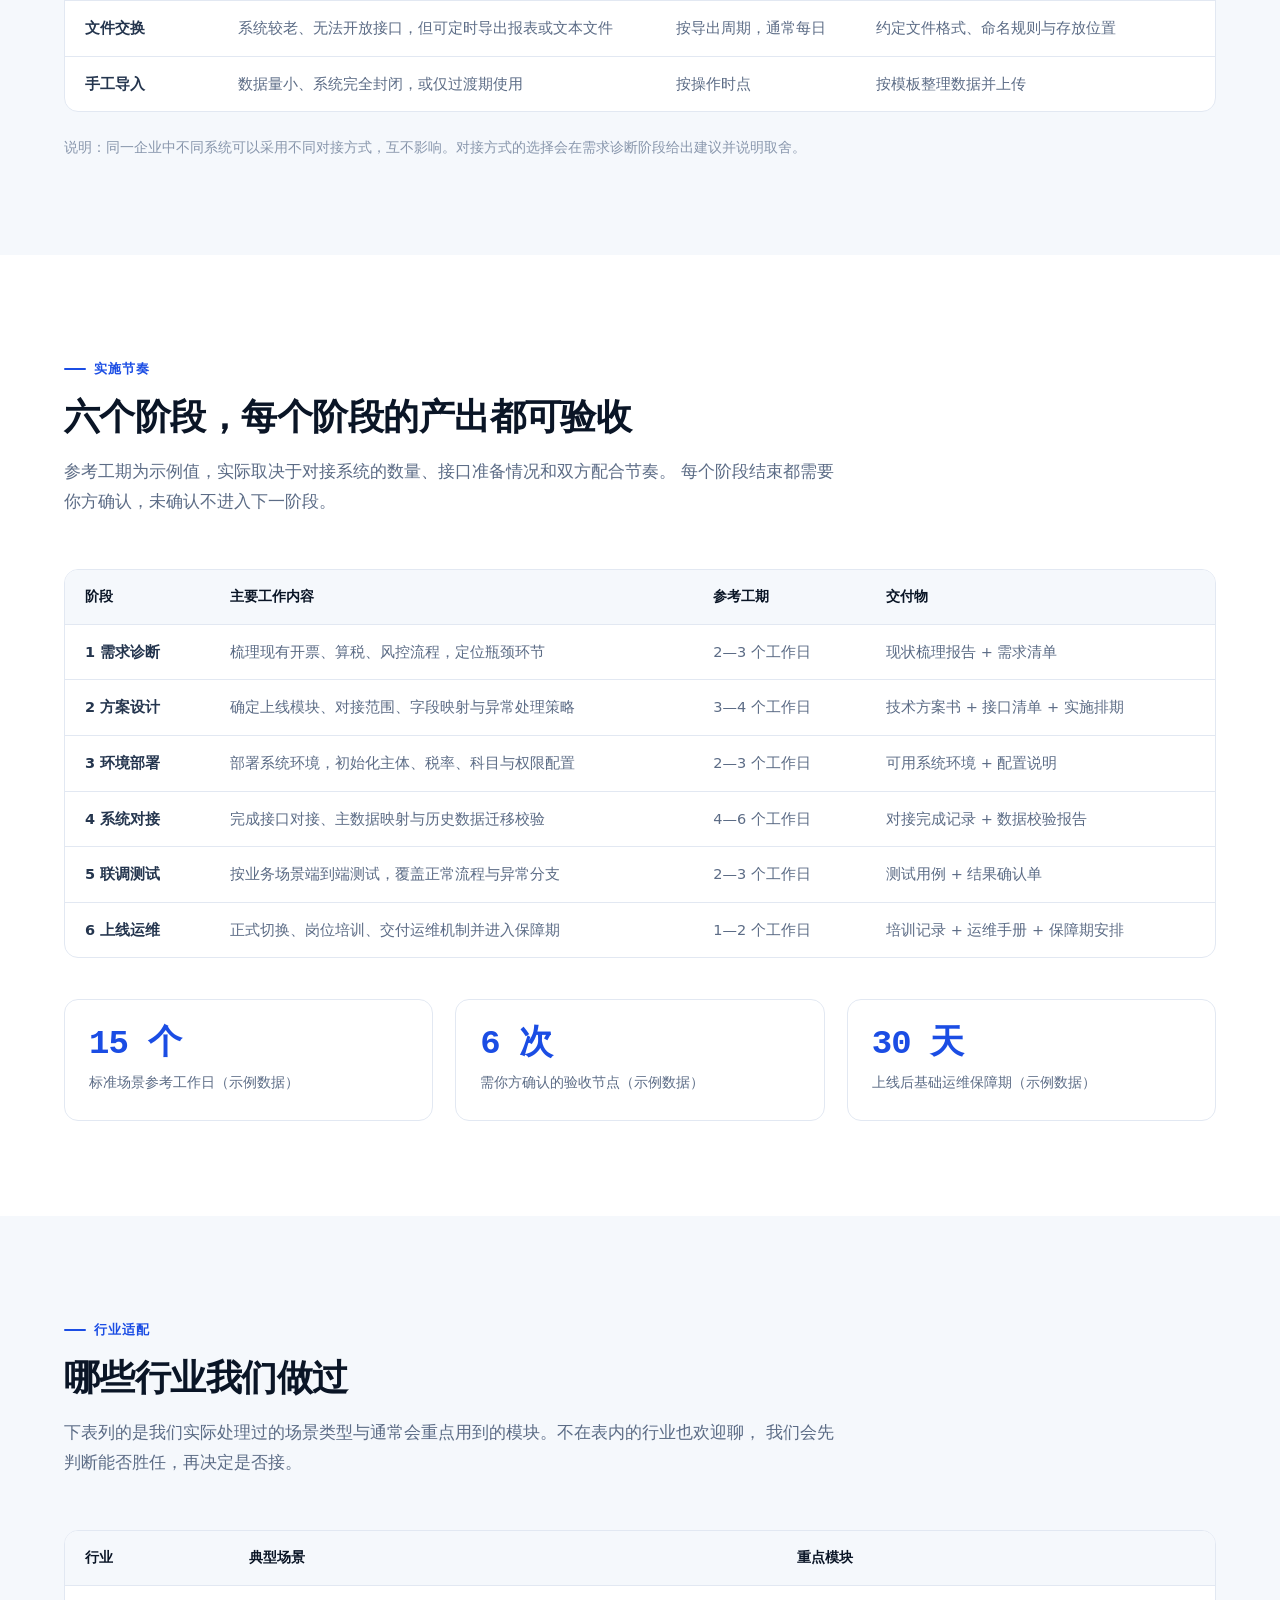
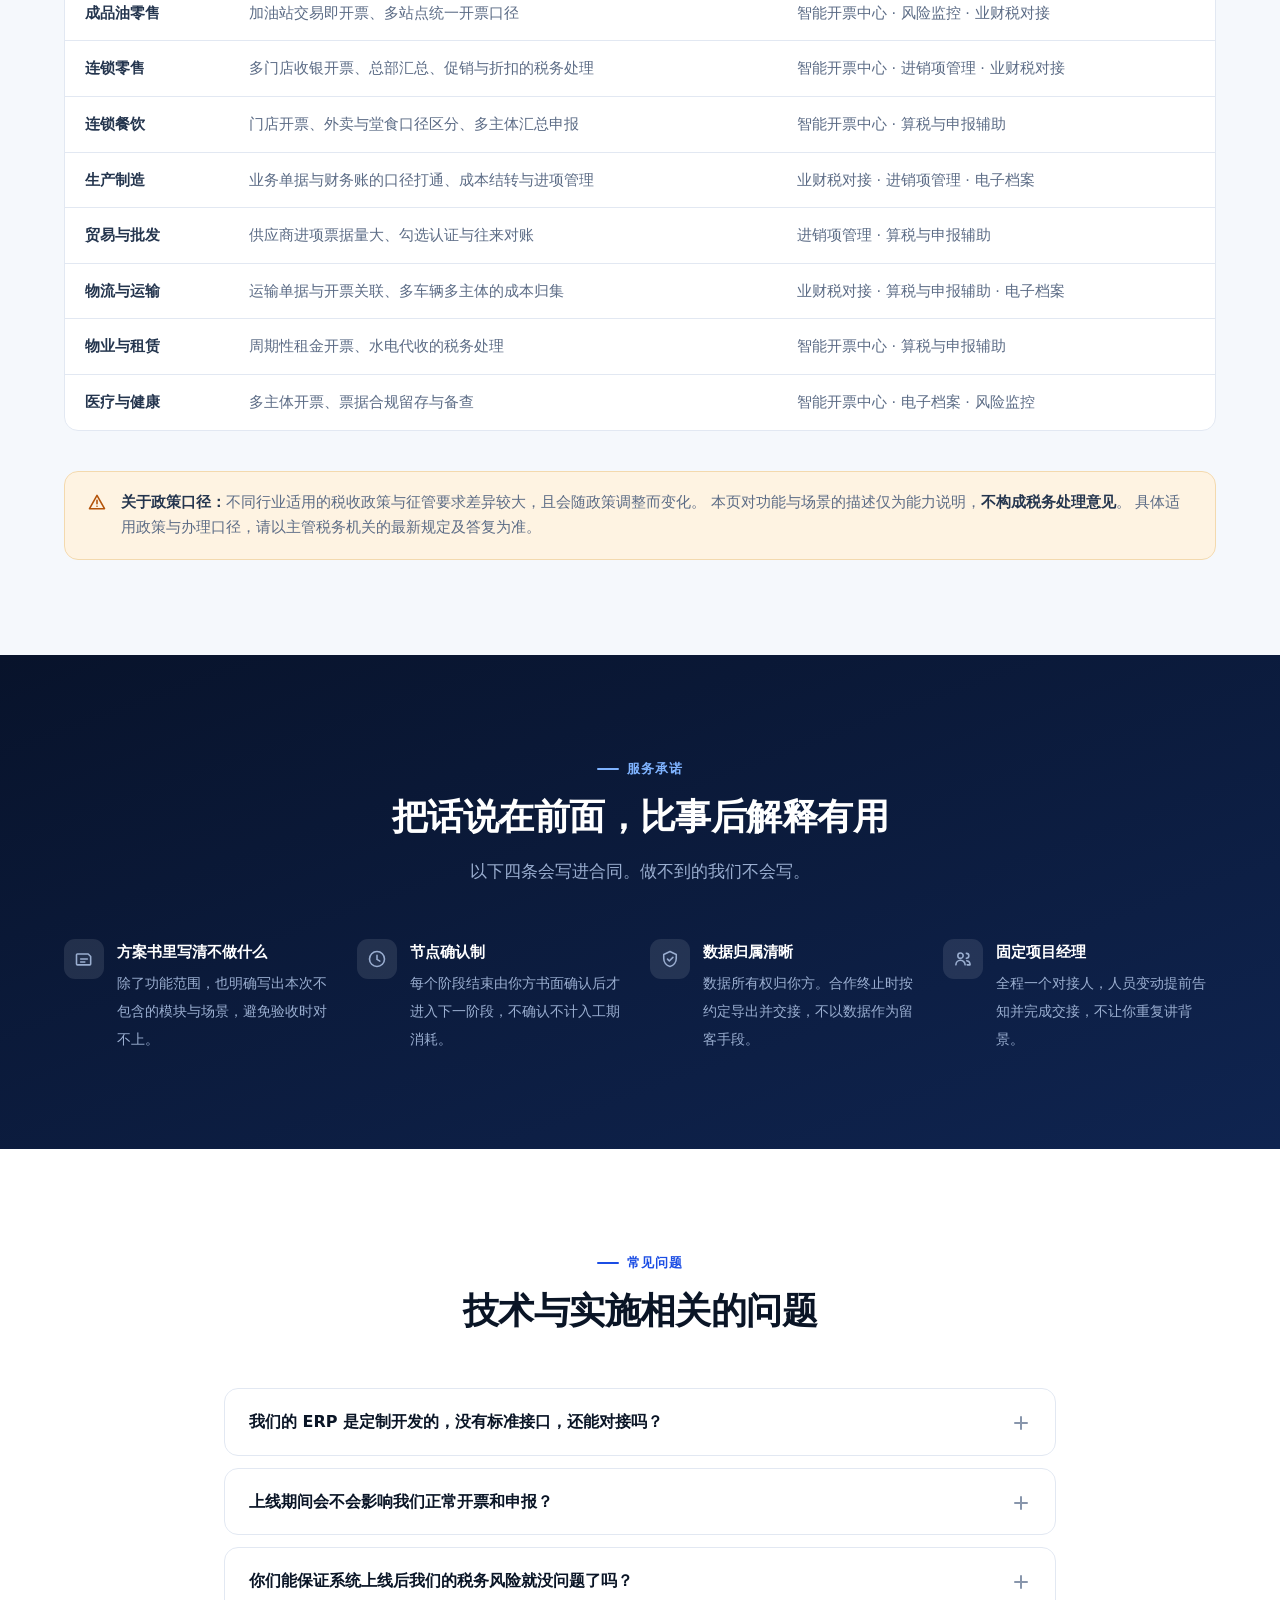
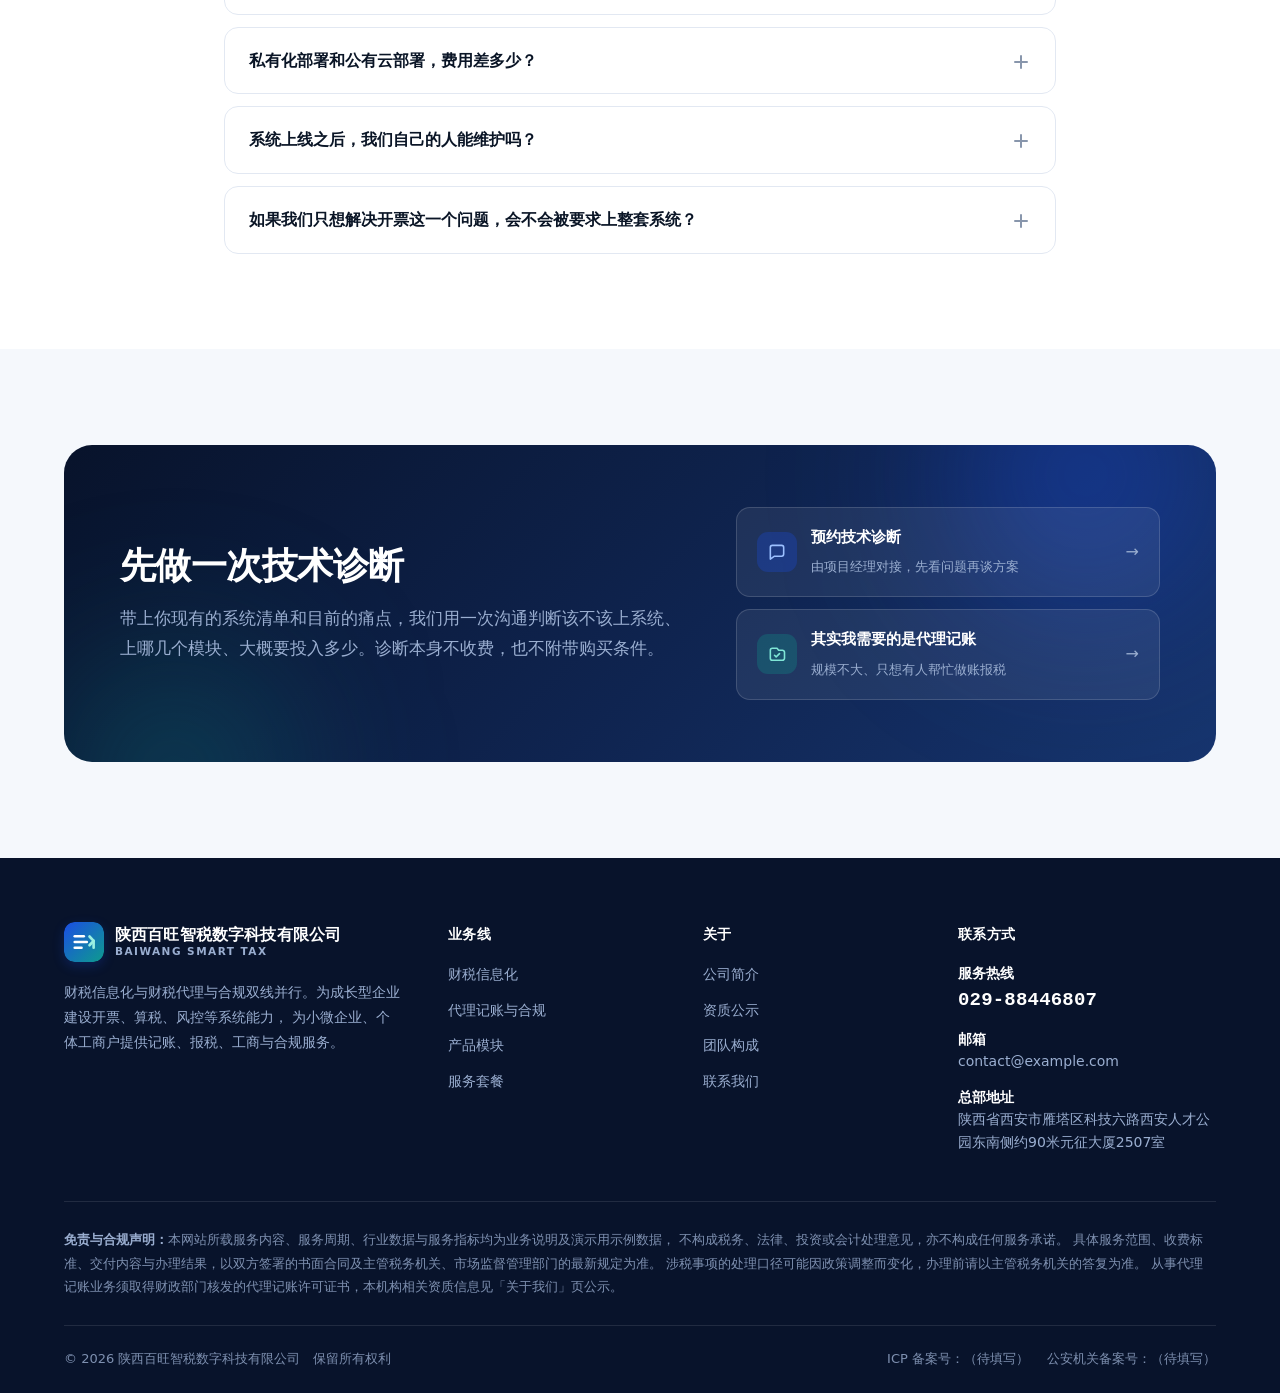
<file: solutions.html>
<!DOCTYPE html>
<html lang="zh-CN">
<head>
<meta charset="UTF-8">
<meta name="viewport" content="width=device-width, initial-scale=1">
<title>财税信息化 — 开票 / 算税 / 风控系统建设｜陕西百旺智税数字科技有限公司</title>
<meta name="description" content="为成长型企业建设财税信息化系统：智能开票、税金计算与申报辅助、税务风险监控、进销项管理、电子档案、业财税一体对接。提供接口清单、数据字典、联调测试与运维手册，支持公有云与私有化部署。">
<meta name="theme-color" content="#08132B">
<meta property="og:type" content="website">
<meta property="og:site_name" content="陕西百旺智税数字科技有限公司">
<meta property="og:title" content="财税信息化 — 开票 / 算税 / 风控系统建设">
<meta property="og:description" content="把开票、算税、风控装进系统，并与既有 ERP、收银、业务系统对接。">
<meta property="og:image" content="https://sxbwzs.github.io/assets/favicon.svg">
<link rel="icon" type="image/svg+xml" href="assets/favicon.svg">
<link rel="stylesheet" href="assets/css/style.css">
</head>
<body>

<a class="skip-link" href="#main">跳到主要内容</a>

<div class="topbar">
  <div class="container topbar-inner">
    <span class="topbar-note">
      <span class="topbar-dot" aria-hidden="true"></span>
      财税信息化 —— 面向财务总监、IT / 信息化负责人、企业决策人
    </span>
    <span class="topbar-links">
      <a href="agency.html">切换到代理记账服务</a>
      <a href="contact.html" class="topbar-tel">029-88446807</a>
    </span>
  </div>
</div>

<header class="header">
  <div class="container header-inner">
    <a class="brand" href="index.html">
      <img class="brand-mark" src="assets/favicon.svg" alt="" width="40" height="40">
      <span class="brand-text">
        <span class="brand-name">百旺智税</span>
        <span class="brand-sub">Baiwang Smart Tax</span>
      </span>
    </a>

    <nav class="nav" id="site-nav" aria-label="主导航">
      <a class="nav-link" href="index.html">首页</a>
      <a class="nav-link is-active" href="solutions.html" aria-current="page">财税信息化</a>
      <a class="nav-link is-sec" href="agency.html">财税代理与合规</a>
      <a class="nav-link" href="about.html">关于我们</a>
      <a class="nav-link" href="contact.html">联系我们</a>
      <div class="nav-mobile-cta">
        <a class="btn btn-primary btn-block" href="contact.html">预约财税信息化诊断</a>
        <a class="btn btn-sec btn-block" href="contact.html">预约代理记账评估</a>
      </div>
    </nav>

    <div class="header-cta">
      <a class="btn btn-ghost btn-sm" href="contact.html">预约诊断</a>
      <a class="btn btn-primary btn-sm" href="contact.html">获取方案</a>
    </div>

    <button class="nav-toggle js-nav-toggle" type="button"
            aria-label="打开菜单" aria-expanded="false" aria-controls="site-nav">
      <svg class="ico-menu" viewBox="0 0 24 24" fill="none" stroke="currentColor"
           stroke-width="2" stroke-linecap="round" aria-hidden="true">
        <path d="M4 7h16M4 12h16M4 17h16"/>
      </svg>
      <svg class="ico-close" viewBox="0 0 24 24" fill="none" stroke="currentColor"
           stroke-width="2" stroke-linecap="round" aria-hidden="true">
        <path d="M6 6l12 12M18 6L6 18"/>
      </svg>
    </button>
  </div>
</header>

<main id="main">

<!-- ============ 页面 Hero ============ -->
<section class="page-hero is-pri">
  <div class="container page-hero-inner">
    <nav class="breadcrumb" aria-label="面包屑">
      <a href="index.html">首页</a>
      <span class="breadcrumb-sep" aria-hidden="true">/</span>
      <span aria-current="page">财税信息化</span>
    </nav>

    <div class="chip-row">
      <span class="chip">项目制交付</span>
      <span class="chip">支持私有化部署</span>
    </div>

    <h1>把开票、算税、风控装进系统，<br>让数据不必再手工搬第二遍</h1>

    <p>
      面向有独立财务团队或信息化预算的企业。我们做的是财务与税务侧的能力补充：
      与既有 ERP、收银、业务系统对接，让每一笔业务单据自动走到发票、账簿和申报表，
      并把常见的涉税风险点变成可持续监控的指标。
    </p>

    <div class="btn-group">
      <a class="btn btn-primary btn-lg" href="contact.html">预约技术诊断</a>
      <a class="btn btn-ghost-on-dark btn-lg" href="#modules">先看产品模块</a>
    </div>
  </div>
</section>

<!-- ============ 痛点诊断 ============ -->
<section class="section">
  <div class="container">

    <div class="sec-head reveal">
      <span class="eyebrow">先看问题</span>
      <h2 class="section-title">需要上系统的，通常是这四种情况</h2>
      <p class="section-sub">
        如果你只中了其中一条，也许多买一个模块就够了，不必整体改造。先看清是哪一条，再谈方案。
      </p>
    </div>

    <div class="grid g-4">

      <article class="card card-flat reveal reveal-d1">
        <div class="card-ico" aria-hidden="true">
          <svg viewBox="0 0 24 24" fill="none" stroke="currentColor" stroke-width="1.9"
               stroke-linecap="round" stroke-linejoin="round">
            <path d="M8 4H5.5A1.5 1.5 0 004 5.5v13A1.5 1.5 0 005.5 20H8M16 4h2.5A1.5 1.5 0 0120 5.5v13a1.5 1.5 0 01-1.5 1.5H16"/>
            <path d="M12 3v18"/>
          </svg>
        </div>
        <h3 class="card-title">数据割裂</h3>
        <p class="card-desc">
          业务系统里的交易、开出去的发票、财务账上的收入，三份数据各有各的口径。
          月底对账只能靠人工逐条核，核完还不敢签字。
        </p>
      </article>

      <article class="card card-flat reveal reveal-d2">
        <div class="card-ico" aria-hidden="true">
          <svg viewBox="0 0 24 24" fill="none" stroke="currentColor" stroke-width="1.9"
               stroke-linecap="round" stroke-linejoin="round">
            <path d="M4 6h9M4 12h13M4 18h7"/>
            <circle cx="18" cy="6" r="2.2"/>
            <circle cx="20" cy="18" r="2.2"/>
          </svg>
        </div>
        <h3 class="card-title">开票口径不一</h3>
        <p class="card-desc">
          多门店、多主体各自开票，规则靠人记、靠口口相传。
          同一个业务在不同门店开出不同的税率或项目，事后才发现要红冲重开。
        </p>
      </article>

      <article class="card card-flat reveal reveal-d3">
        <div class="card-ico" aria-hidden="true">
          <svg viewBox="0 0 24 24" fill="none" stroke="currentColor" stroke-width="1.9"
               stroke-linecap="round" stroke-linejoin="round">
            <path d="M12 3v13M12 21h.01"/>
            <path d="M7.5 12.5L12 17l4.5-4.5"/>
          </svg>
        </div>
        <h3 class="card-title">风险后知后觉</h3>
        <p class="card-desc">
          税负率、进销比、红冲率这些指标其实一直都在，只是没人按月盯。
          等到出现异常提示，往往已经是需要解释的时候了。
        </p>
      </article>

      <article class="card card-flat reveal reveal-d4">
        <div class="card-ico" aria-hidden="true">
          <svg viewBox="0 0 24 24" fill="none" stroke="currentColor" stroke-width="1.9"
               stroke-linecap="round" stroke-linejoin="round">
            <rect x="4" y="3" width="16" height="18" rx="2"/>
            <path d="M8 8h8M8 12h8M8 16h5"/>
          </svg>
        </div>
        <h3 class="card-title">台账靠手工维护</h3>
        <p class="card-desc">
          进项发票的抵扣台账、销项的开票台账、往来的对账台账，全是表格。
          人一换，表格里的逻辑就没人说得清，历史数据也接不上。
        </p>
      </article>

    </div>
  </div>
</section>

<!-- ============ 产品模块 ============ -->
<section class="section section-soft" id="modules">
  <div class="container">

    <div class="sec-head reveal">
      <span class="eyebrow">产品模块</span>
      <h2 class="section-title">六个模块，按需组合</h2>
      <p class="section-sub">
        多数客户先从「开票」或「风控」切入，跑顺之后再扩展。每个模块都能独立上线，
        也都能与其余模块共用同一套主数据。
      </p>
    </div>

    <div class="grid g-2">

      <article class="card reveal reveal-d1">
        <div class="card-ico" aria-hidden="true">
          <svg viewBox="0 0 24 24" fill="none" stroke="currentColor" stroke-width="1.9"
               stroke-linecap="round" stroke-linejoin="round">
            <path d="M6 3h9l4 4v14a1 1 0 01-1 1H6a1 1 0 01-1-1V4a1 1 0 011-1z"/>
            <path d="M14 3v4h4M8.5 12h7M8.5 16h4"/>
          </svg>
        </div>
        <div class="card-num">MODULE 01</div>
        <h3 class="card-title">智能开票中心</h3>
        <p class="card-desc">
          数电发票的开具、作废、红冲集中管理。开票规则在系统里统一配置，
          谁能开、开什么项目、适用什么税率由规则决定，而不是由操作人的记忆决定。
          交易量大的场景可由业务系统直接触发开票。
        </p>
        <ul class="tick-list">
          <li>数电发票（全电发票）开具、交付与状态跟踪</li>
          <li>批量开票、定时开票、规则校验前置拦截</li>
          <li>交易即开票等自动触发场景的规则编排</li>
          <li>红冲与作废的原因留痕，便于事后追溯</li>
        </ul>
        <div class="line-meta mt-md">
          <div class="line-meta-row">
            <span class="line-meta-k">典型场景</span>
            <span class="line-meta-v">多门店零售、油品零售、电商、连锁餐饮</span>
          </div>
          <div class="line-meta-row">
            <span class="line-meta-k">主要交付物</span>
            <span class="line-meta-v">开票规则配置表 + 操作手册 + 培训记录</span>
          </div>
        </div>
      </article>

      <article class="card reveal reveal-d2">
        <div class="card-ico" aria-hidden="true">
          <svg viewBox="0 0 24 24" fill="none" stroke="currentColor" stroke-width="1.9"
               stroke-linecap="round" stroke-linejoin="round">
            <rect x="4" y="3" width="16" height="18" rx="2"/>
            <path d="M8 7h8M8 11h8M8 15h4"/>
          </svg>
        </div>
        <div class="card-num">MODULE 02</div>
        <h3 class="card-title">税金计算与申报辅助</h3>
        <p class="card-desc">
          按税种和业务口径自动试算应纳税额，生成申报底稿并预填申报表。
          关键字段逐项校验，出现差异时指向具体的单据或凭证，而不是只给一个总数。
        </p>
        <ul class="tick-list">
          <li>增值税、附加税费、企业所得税等税种试算</li>
          <li>申报底稿与各类台账自动生成</li>
          <li>多口径差异比对（账面 / 申报 / 开票）</li>
          <li>历史期间的申报数据留档与回溯</li>
        </ul>
        <div class="line-meta mt-md">
          <div class="line-meta-row">
            <span class="line-meta-k">典型场景</span>
            <span class="line-meta-v">多主体汇总申报、业务复杂的制造业与贸易企业</span>
          </div>
          <div class="line-meta-row">
            <span class="line-meta-k">主要交付物</span>
            <span class="line-meta-v">税种口径对照表 + 申报底稿模板 + 校验规则说明</span>
          </div>
        </div>
      </article>

      <article class="card reveal reveal-d1">
        <div class="card-ico" aria-hidden="true">
          <svg viewBox="0 0 24 24" fill="none" stroke="currentColor" stroke-width="1.9"
               stroke-linecap="round" stroke-linejoin="round">
            <path d="M12 3l7.5 3.5v5c0 4.4-3.1 8.4-7.5 9.5-4.4-1.1-7.5-5.1-7.5-9.5v-5z"/>
            <path d="M9 12.2l2.2 2.2L15.5 10"/>
          </svg>
        </div>
        <div class="card-num">MODULE 03</div>
        <h3 class="card-title">税务风险监控</h3>
        <p class="card-desc">
          把常见的涉税风险点固化成可计算的指标，按日或按月自动执行。
          指标越界即预警并按严重程度分级，风险处理过程留痕，形成闭环台账。
        </p>
        <ul class="tick-list">
          <li>税负率、进销比、红冲率、作废率等指标看板</li>
          <li>异常自动预警与分级（提示 / 关注 / 严重）</li>
          <li>风险处理记录与闭环跟踪</li>
          <li>指标口径可配置，随政策与业务调整</li>
        </ul>
        <div class="line-meta mt-md">
          <div class="line-meta-row">
            <span class="line-meta-k">典型场景</span>
            <span class="line-meta-v">对合规敏感、经历过税务核查的企业</span>
          </div>
          <div class="line-meta-row">
            <span class="line-meta-k">主要交付物</span>
            <span class="line-meta-v">风险指标清单 + 预警阈值说明 + 月度风险台账</span>
          </div>
        </div>
      </article>

      <article class="card reveal reveal-d2">
        <div class="card-ico" aria-hidden="true">
          <svg viewBox="0 0 24 24" fill="none" stroke="currentColor" stroke-width="1.9"
               stroke-linecap="round" stroke-linejoin="round">
            <path d="M4 7h11l5 5-5 5H4z"/>
            <path d="M13 12h4"/>
          </svg>
        </div>
        <div class="card-num">MODULE 04</div>
        <h3 class="card-title">进销项与票据管理</h3>
        <p class="card-desc">
          进项发票的归集、查验、勾选认证一站式处理，进项与销项台账自动生成。
          票据状态全周期可见，避免重复认证、遗漏抵扣和到期未处理。
        </p>
        <ul class="tick-list">
          <li>进项发票自动归集、验真与去重</li>
          <li>勾选认证与抵扣台账自动生成</li>
          <li>票据状态跟踪与到期提醒</li>
          <li>与销项数据比对，异常差异单独列出</li>
        </ul>
        <div class="line-meta mt-md">
          <div class="line-meta-row">
            <span class="line-meta-k">典型场景</span>
            <span class="line-meta-v">供应商多、进项发票量大的贸易与制造企业</span>
          </div>
          <div class="line-meta-row">
            <span class="line-meta-k">主要交付物</span>
            <span class="line-meta-v">票据管理流程说明 + 台账模板 + 认证日历</span>
          </div>
        </div>
      </article>

      <article class="card reveal reveal-d1">
        <div class="card-ico" aria-hidden="true">
          <svg viewBox="0 0 24 24" fill="none" stroke="currentColor" stroke-width="1.9"
               stroke-linecap="round" stroke-linejoin="round">
            <path d="M4 6.5A2.5 2.5 0 016.5 4h11A2.5 2.5 0 0120 6.5v11a2.5 2.5 0 01-2.5 2.5h-11A2.5 2.5 0 014 17.5z"/>
            <path d="M4 9h16M9 9v11"/>
          </svg>
        </div>
        <div class="card-num">MODULE 05</div>
        <h3 class="card-title">电子会计档案</h3>
        <p class="card-desc">
          凭证、单据影像与原始附件按规则自动归档并建立关联。
          支持按主体、期间、往来单位、金额区间等多维检索，满足留存备查与审计取数的需要。
        </p>
        <ul class="tick-list">
          <li>凭证与原始单据影像自动关联</li>
          <li>多维检索与批量导出</li>
          <li>归档完整性检查与缺失提示</li>
          <li>留存期限管理，到期前提醒</li>
        </ul>
        <div class="line-meta mt-md">
          <div class="line-meta-row">
            <span class="line-meta-k">典型场景</span>
            <span class="line-meta-v">需接受审计、集团内部复核或历史取证的企业</span>
          </div>
          <div class="line-meta-row">
            <span class="line-meta-k">主要交付物</span>
            <span class="line-meta-v">归档规则说明 + 检索手册 + 完整性校验报告</span>
          </div>
        </div>
      </article>

      <article class="card reveal reveal-d2">
        <div class="card-ico" aria-hidden="true">
          <svg viewBox="0 0 24 24" fill="none" stroke="currentColor" stroke-width="1.9"
               stroke-linecap="round" stroke-linejoin="round">
            <circle cx="6" cy="6" r="2.5"/>
            <circle cx="18" cy="6" r="2.5"/>
            <circle cx="12" cy="18" r="2.5"/>
            <path d="M6 8.5v3a2 2 0 002 2h8a2 2 0 002-2v-3M12 13.5v2"/>
          </svg>
        </div>
        <div class="card-num">MODULE 06</div>
        <h3 class="card-title">业财税一体对接</h3>
        <p class="card-desc">
          与既有 ERP、收银系统、OA、电商平台打通，业务单据自动流转到财税环节。
          对接前先出接口清单与数据字典，明确字段映射、异常处理与重推策略。
        </p>
        <ul class="tick-list">
          <li>主流 ERP、收银、电商平台对接</li>
          <li>主数据与科目映射规则管理</li>
          <li>异常数据自动重推与对账机制</li>
          <li>接口运行状态监控与告警</li>
        </ul>
        <div class="line-meta mt-md">
          <div class="line-meta-row">
            <span class="line-meta-k">典型场景</span>
            <span class="line-meta-v">已有信息系统、财务仍在手工搬运数据的企业</span>
          </div>
          <div class="line-meta-row">
            <span class="line-meta-k">主要交付物</span>
            <span class="line-meta-v">接口清单 + 数据字典 + 对接完成记录 + 监控配置</span>
          </div>
        </div>
      </article>

    </div>
  </div>
</section>

<!-- ============ 系统架构 ============ -->
<section class="section">
  <div class="container">

    <div class="sec-head reveal">
      <span class="eyebrow">技术架构</span>
      <h2 class="section-title">四层结构，每层的边界都写清楚</h2>
      <p class="section-sub">
        架构分层不是画着好看。它的实际意义是：出问题时能快速判断该找谁，
        以及未来换掉某一层时不会牵动全部。
      </p>
    </div>

    <div class="stack reveal">

      <div class="stack-row">
        <div class="stack-key">业务接入层</div>
        <div class="stack-val">
          <span>ERP 系统</span>
          <span>收银 / POS</span>
          <span>电商平台</span>
          <span>OA / 审批流</span>
          <span>手工录入端</span>
        </div>
      </div>

      <div class="stack-row">
        <div class="stack-key">财税应用层</div>
        <div class="stack-val">
          <span>智能开票中心</span>
          <span>税金计算与申报辅助</span>
          <span>税务风险监控</span>
          <span>进销项与票据管理</span>
          <span>电子会计档案</span>
        </div>
      </div>

      <div class="stack-row">
        <div class="stack-key">数据与规则层</div>
        <div class="stack-val">
          <span>主数据管理</span>
          <span>科目与税率映射</span>
          <span>校验规则库</span>
          <span>风险指标模型</span>
          <span>操作日志</span>
        </div>
      </div>

      <div class="stack-row">
        <div class="stack-key">对接与集成层</div>
        <div class="stack-val">
          <span>接口网关</span>
          <span>数据字典</span>
          <span>异常重推</span>
          <span>任务调度</span>
          <span>运行监控与告警</span>
        </div>
      </div>

    </div>

    <div class="notice mt-lg reveal">
      <svg class="notice-ico" viewBox="0 0 24 24" fill="none" stroke="currentColor"
           stroke-width="1.9" stroke-linecap="round" stroke-linejoin="round" aria-hidden="true">
        <circle cx="12" cy="12" r="9"/><path d="M12 8h.01M11 12h1v4h1"/>
      </svg>
      <div>
        <b>部署方式可选：</b>公有云部署开通快、运维成本低；私有化部署把数据留在你自己控制的服务器内，
        适合有明确数据合规要求的企业。两种方式的功能范围一致，具体选型会在技术方案书里评估后给出建议。
      </div>
    </div>

  </div>
</section>

<!-- ============ 对接方式 ============ -->
<section class="section section-soft">
  <div class="container">

    <div class="sec-head reveal">
      <span class="eyebrow">系统对接</span>
      <h2 class="section-title">四种对接方式，按你现有系统的条件选</h2>
      <p class="section-sub">
        不是所有客户都有能力开放接口。下面四种方式覆盖绝大多数情况，选哪种取决于你现有系统的改造空间。
      </p>
    </div>

    <div class="table-wrap reveal">
      <table class="data-table">
        <caption class="sr-only">四种系统对接方式的适用情况与数据时效对照</caption>
        <thead>
          <tr>
            <th scope="col">对接方式</th>
            <th scope="col">适用情况</th>
            <th scope="col">数据时效</th>
            <th scope="col">需你方配合</th>
          </tr>
        </thead>
        <tbody>
          <tr>
            <td class="nowrap"><strong>标准接口对接</strong></td>
            <td>现有系统提供开放 API，且有开发资源配合联调</td>
            <td>实时或准实时</td>
            <td>提供接口文档与测试环境，安排开发人员联调</td>
          </tr>
          <tr>
            <td class="nowrap"><strong>中间数据库交换</strong></td>
            <td>系统不便改造，但可开放只读数据库视图</td>
            <td>分钟级（按调度频率）</td>
            <td>提供只读账号与库表结构说明，网络策略放行</td>
          </tr>
          <tr>
            <td class="nowrap"><strong>文件交换</strong></td>
            <td>系统较老、无法开放接口，但可定时导出报表或文本文件</td>
            <td>按导出周期，通常每日</td>
            <td>约定文件格式、命名规则与存放位置</td>
          </tr>
          <tr>
            <td class="nowrap"><strong>手工导入</strong></td>
            <td>数据量小、系统完全封闭，或仅过渡期使用</td>
            <td>按操作时点</td>
            <td>按模板整理数据并上传</td>
          </tr>
        </tbody>
      </table>
    </div>

    <p class="mt-md note-text reveal">
      说明：同一企业中不同系统可以采用不同对接方式，互不影响。对接方式的选择会在需求诊断阶段给出建议并说明取舍。
    </p>

  </div>
</section>

<!-- ============ 实施排期 ============ -->
<section class="section">
  <div class="container">

    <div class="sec-head reveal">
      <span class="eyebrow">实施节奏</span>
      <h2 class="section-title">六个阶段，每个阶段的产出都可验收</h2>
      <p class="section-sub">
        参考工期为示例值，实际取决于对接系统的数量、接口准备情况和双方配合节奏。
        每个阶段结束都需要你方确认，未确认不进入下一阶段。
      </p>
    </div>

    <div class="table-wrap reveal">
      <table class="data-table">
        <caption class="sr-only">财税信息化项目实施的六个阶段、参考工期与交付物</caption>
        <thead>
          <tr>
            <th scope="col">阶段</th>
            <th scope="col">主要工作内容</th>
            <th scope="col">参考工期</th>
            <th scope="col">交付物</th>
          </tr>
        </thead>
        <tbody>
          <tr>
            <td class="nowrap"><strong>1 需求诊断</strong></td>
            <td>梳理现有开票、算税、风控流程，定位瓶颈环节</td>
            <td class="nowrap">2—3 个工作日</td>
            <td>现状梳理报告 + 需求清单</td>
          </tr>
          <tr>
            <td class="nowrap"><strong>2 方案设计</strong></td>
            <td>确定上线模块、对接范围、字段映射与异常处理策略</td>
            <td class="nowrap">3—4 个工作日</td>
            <td>技术方案书 + 接口清单 + 实施排期</td>
          </tr>
          <tr>
            <td class="nowrap"><strong>3 环境部署</strong></td>
            <td>部署系统环境，初始化主体、税率、科目与权限配置</td>
            <td class="nowrap">2—3 个工作日</td>
            <td>可用系统环境 + 配置说明</td>
          </tr>
          <tr>
            <td class="nowrap"><strong>4 系统对接</strong></td>
            <td>完成接口对接、主数据映射与历史数据迁移校验</td>
            <td class="nowrap">4—6 个工作日</td>
            <td>对接完成记录 + 数据校验报告</td>
          </tr>
          <tr>
            <td class="nowrap"><strong>5 联调测试</strong></td>
            <td>按业务场景端到端测试，覆盖正常流程与异常分支</td>
            <td class="nowrap">2—3 个工作日</td>
            <td>测试用例 + 结果确认单</td>
          </tr>
          <tr>
            <td class="nowrap"><strong>6 上线运维</strong></td>
            <td>正式切换、岗位培训、交付运维机制并进入保障期</td>
            <td class="nowrap">1—2 个工作日</td>
            <td>培训记录 + 运维手册 + 保障期安排</td>
          </tr>
        </tbody>
      </table>
    </div>

    <div class="metric-grid mt-lg reveal" data-on-reveal>
      <div class="metric">
        <div class="metric-num" data-count="15" data-suffix=" 个">15 个</div>
        <div class="metric-label">标准场景参考工作日（示例数据）</div>
      </div>
      <div class="metric">
        <div class="metric-num" data-count="6" data-suffix=" 次">6 次</div>
        <div class="metric-label">需你方确认的验收节点（示例数据）</div>
      </div>
      <div class="metric">
        <div class="metric-num" data-count="30" data-suffix=" 天">30 天</div>
        <div class="metric-label">上线后基础运维保障期（示例数据）</div>
      </div>
    </div>

  </div>
</section>

<!-- ============ 行业适配 ============ -->
<section class="section section-soft">
  <div class="container">

    <div class="sec-head reveal">
      <span class="eyebrow">行业适配</span>
      <h2 class="section-title">哪些行业我们做过</h2>
      <p class="section-sub">
        下表列的是我们实际处理过的场景类型与通常会重点用到的模块。不在表内的行业也欢迎聊，
        我们会先判断能否胜任，再决定是否接。
      </p>
    </div>

    <div class="table-wrap reveal">
      <table class="data-table">
        <caption class="sr-only">行业场景与重点模块对照</caption>
        <thead>
          <tr>
            <th scope="col">行业</th>
            <th scope="col">典型场景</th>
            <th scope="col">重点模块</th>
          </tr>
        </thead>
        <tbody>
          <tr>
            <td class="nowrap"><strong>成品油零售</strong></td>
            <td>加油站交易即开票、多站点统一开票口径</td>
            <td>智能开票中心 · 风险监控 · 业财税对接</td>
          </tr>
          <tr>
            <td class="nowrap"><strong>连锁零售</strong></td>
            <td>多门店收银开票、总部汇总、促销与折扣的税务处理</td>
            <td>智能开票中心 · 进销项管理 · 业财税对接</td>
          </tr>
          <tr>
            <td class="nowrap"><strong>连锁餐饮</strong></td>
            <td>门店开票、外卖与堂食口径区分、多主体汇总申报</td>
            <td>智能开票中心 · 算税与申报辅助</td>
          </tr>
          <tr>
            <td class="nowrap"><strong>生产制造</strong></td>
            <td>业务单据与财务账的口径打通、成本结转与进项管理</td>
            <td>业财税对接 · 进销项管理 · 电子档案</td>
          </tr>
          <tr>
            <td class="nowrap"><strong>贸易与批发</strong></td>
            <td>供应商进项票据量大、勾选认证与往来对账</td>
            <td>进销项管理 · 算税与申报辅助</td>
          </tr>
          <tr>
            <td class="nowrap"><strong>物流与运输</strong></td>
            <td>运输单据与开票关联、多车辆多主体的成本归集</td>
            <td>业财税对接 · 算税与申报辅助 · 电子档案</td>
          </tr>
          <tr>
            <td class="nowrap"><strong>物业与租赁</strong></td>
            <td>周期性租金开票、水电代收的税务处理</td>
            <td>智能开票中心 · 算税与申报辅助</td>
          </tr>
          <tr>
            <td class="nowrap"><strong>医疗与健康</strong></td>
            <td>多主体开票、票据合规留存与备查</td>
            <td>智能开票中心 · 电子档案 · 风险监控</td>
          </tr>
        </tbody>
      </table>
    </div>

    <div class="notice is-warn mt-lg reveal">
      <svg class="notice-ico" viewBox="0 0 24 24" fill="none" stroke="currentColor"
           stroke-width="1.9" stroke-linecap="round" stroke-linejoin="round" aria-hidden="true">
        <path d="M12 4l9 16H3z"/><path d="M12 10v4M12 17h.01"/>
      </svg>
      <div>
        <b>关于政策口径：</b>不同行业适用的税收政策与征管要求差异较大，且会随政策调整而变化。
        本页对功能与场景的描述仅为能力说明，<b>不构成税务处理意见</b>。
        具体适用政策与办理口径，请以主管税务机关的最新规定及答复为准。
      </div>
    </div>

  </div>
</section>

<!-- ============ 服务承诺 ============ -->
<section class="section section-dark">
  <div class="container">

    <div class="sec-head center reveal">
      <span class="eyebrow is-center">服务承诺</span>
      <h2 class="section-title">把话说在前面，比事后解释有用</h2>
      <p class="section-sub">以下四条会写进合同。做不到的我们不会写。</p>
    </div>

    <div class="trust-row reveal">
      <div class="trust">
        <span class="trust-ico" aria-hidden="true">
          <svg viewBox="0 0 24 24" fill="none" stroke="currentColor" stroke-width="1.9"
               stroke-linecap="round" stroke-linejoin="round">
            <path d="M4 6h13l3 3v9a1 1 0 01-1 1H4a1 1 0 01-1-1V7a1 1 0 011-1z"/>
            <path d="M8 12h8M8 15.5h5"/>
          </svg>
        </span>
        <div>
          <b>方案书里写清不做什么</b>
          <span>除了功能范围，也明确写出本次不包含的模块与场景，避免验收时对不上。</span>
        </div>
      </div>
      <div class="trust">
        <span class="trust-ico" aria-hidden="true">
          <svg viewBox="0 0 24 24" fill="none" stroke="currentColor" stroke-width="1.9"
               stroke-linecap="round" stroke-linejoin="round">
            <circle cx="12" cy="12" r="9"/><path d="M12 7.5v5l3.4 2"/>
          </svg>
        </span>
        <div>
          <b>节点确认制</b>
          <span>每个阶段结束由你方书面确认后才进入下一阶段，不确认不计入工期消耗。</span>
        </div>
      </div>
      <div class="trust">
        <span class="trust-ico" aria-hidden="true">
          <svg viewBox="0 0 24 24" fill="none" stroke="currentColor" stroke-width="1.9"
               stroke-linecap="round" stroke-linejoin="round">
            <path d="M12 3l7.5 3.5v5c0 4.4-3.1 8.4-7.5 9.5-4.4-1.1-7.5-5.1-7.5-9.5v-5z"/>
            <path d="M9 12.2l2.2 2.2L15.5 10"/>
          </svg>
        </span>
        <div>
          <b>数据归属清晰</b>
          <span>数据所有权归你方。合作终止时按约定导出并交接，不以数据作为留客手段。</span>
        </div>
      </div>
      <div class="trust">
        <span class="trust-ico" aria-hidden="true">
          <svg viewBox="0 0 24 24" fill="none" stroke="currentColor" stroke-width="1.9"
               stroke-linecap="round" stroke-linejoin="round">
            <circle cx="9" cy="8" r="3.2"/>
            <path d="M3.5 19a5.5 5.5 0 0111 0M16 11.2a3 3 0 100-6M17 19h3.5a5 5 0 00-4-4.9"/>
          </svg>
        </span>
        <div>
          <b>固定项目经理</b>
          <span>全程一个对接人，人员变动提前告知并完成交接，不让你重复讲背景。</span>
        </div>
      </div>
    </div>

  </div>
</section>

<!-- ============ FAQ ============ -->
<section class="section">
  <div class="container container-tight">

    <div class="sec-head center reveal">
      <span class="eyebrow is-center">常见问题</span>
      <h2 class="section-title">技术与实施相关的问题</h2>
    </div>

    <div class="faq reveal">

      <div class="faq-item">
        <button class="faq-q" type="button">
          我们的 ERP 是定制开发的，没有标准接口，还能对接吗？
          <span class="faq-icon" aria-hidden="true"></span>
        </button>
        <div class="faq-a">
          <div class="faq-a-inner">
            <div class="faq-a-body">
              <p>多数情况下可以。没有开放接口时，通常按下面的顺序尝试：</p>
              <ul>
                <li><b>中间库交换</b>：如果数据库可以开只读视图，我们按视图取数，不需要改动你的系统。</li>
                <li><b>文件交换</b>：如果系统能定时导出报表或文本文件，我们按约定格式解析。</li>
                <li><b>手工导入</b>：数据量小或仅过渡期使用时的兜底方案。</li>
              </ul>
              <p>需要改造你的定制系统才能对接的情况也存在，但这种方案我们会明确标注为「需你方开发资源配合」，并把工作量讲清楚，不含糊带过。</p>
            </div>
          </div>
        </div>
      </div>

      <div class="faq-item">
        <button class="faq-q" type="button">
          上线期间会不会影响我们正常开票和申报？
          <span class="faq-icon" aria-hidden="true"></span>
        </button>
        <div class="faq-a">
          <div class="faq-a-inner">
            <div class="faq-a-body">
              <p>不会。实施遵循两个原则：</p>
              <ul>
                <li><b>双轨并行</b>：新系统与现有流程并行运行一段时间，数据比对一致后再切换，切换时点避开申报期。</li>
                <li><b>可回退</b>：切换前准备好回退方案，出现异常能退回原流程，不至于卡死。</li>
              </ul>
              <p>具体的切换窗口与回退条件会在方案设计阶段与你方共同确定，并写进实施排期。</p>
            </div>
          </div>
        </div>
      </div>

      <div class="faq-item">
        <button class="faq-q" type="button">
          你们能保证系统上线后我们的税务风险就没问题了吗？
          <span class="faq-icon" aria-hidden="true"></span>
        </button>
        <div class="faq-a">
          <div class="faq-a-inner">
            <div class="faq-a-body">
              <p><b>不能，任何机构都不能这样承诺。</b></p>
              <p>系统的价值在于把风险变得<b>可见、可追溯、可提前发现</b>，而不是消除风险本身。
              风险是否发生，取决于业务实质、政策适用和处理方式，系统只能提示，不能替代判断。</p>
              <p>我们能承诺的是：监控指标的口径写清楚、预警及时送达、风险处理过程留痕。
              至于最终是否构成涉税问题，以主管税务机关的认定为准。</p>
            </div>
          </div>
        </div>
      </div>

      <div class="faq-item">
        <button class="faq-q" type="button">
          私有化部署和公有云部署，费用差多少？
          <span class="faq-icon" aria-hidden="true"></span>
        </button>
        <div class="faq-a">
          <div class="faq-a-inner">
            <div class="faq-a-body">
              <p>差异主要来自三块：<b>服务器等基础设施</b>（私有化需你方自备或采购）、
              <b>部署与调试工作量</b>（私有化通常多出 3—5 个工作日）、<b>后续升级维护方式</b>（私有化升级需另行安排）。</p>
              <p>因此不做统一报价。我们会根据你的数据合规要求、IT 运维能力和预算，给出两种方案的对比建议，
              再由你决定。<b>如果公有云就能满足合规要求，我们不会推荐私有化。</b></p>
            </div>
          </div>
        </div>
      </div>

      <div class="faq-item">
        <button class="faq-q" type="button">
          系统上线之后，我们自己的人能维护吗？
          <span class="faq-icon" aria-hidden="true"></span>
        </button>
        <div class="faq-a">
          <div class="faq-a-inner">
            <div class="faq-a-body">
              <p>目标是让你能自己维护日常部分。交付时包含：</p>
              <ul>
                <li><b>运维手册</b>：常见问题的判断步骤与处理办法。</li>
                <li><b>培训记录</b>：财务岗与 IT 岗分别培训，内容按角色区分。</li>
                <li><b>告警配置</b>：接口异常、任务失败等自动告警，不需要人工巡检。</li>
              </ul>
              <p>保障期内的问题由我们处理；保障期结束后可以继续签运维服务，也可以自行维护，不强制绑定。</p>
            </div>
          </div>
        </div>
      </div>

      <div class="faq-item">
        <button class="faq-q" type="button">
          如果我们只想解决开票这一个问题，会不会被要求上整套系统？
          <span class="faq-icon" aria-hidden="true"></span>
        </button>
        <div class="faq-a">
          <div class="faq-a-inner">
            <div class="faq-a-body">
              <p><b>不会。</b>模块是可以单独上线的，这也是我们推荐的做法——先用最小范围验证效果，再决定是否扩展。</p>
              <p>只做开票模块的客户不少。这种情况下方案会更短、工期更短、投入也更小。
              我们在需求诊断阶段就会给出「最小可用范围」的建议。</p>
            </div>
          </div>
        </div>
      </div>

    </div>
  </div>
</section>

<!-- ============ CTA ============ -->
<section class="section section-soft">
  <div class="container">
    <div class="cta-band reveal">
      <div class="cta-inner">
        <div>
          <h2>先做一次技术诊断</h2>
          <p>带上你现有的系统清单和目前的痛点，我们用一次沟通判断该不该上系统、上哪几个模块、大概要投入多少。诊断本身不收费，也不附带购买条件。</p>
        </div>
        <div class="cta-side">
          <a class="cta-opt is-pri" href="contact.html">
            <span class="cta-opt-ico" aria-hidden="true">
              <svg viewBox="0 0 24 24" fill="none" stroke="currentColor" stroke-width="1.9"
                   stroke-linecap="round" stroke-linejoin="round">
                <path d="M4 6.5A2.5 2.5 0 016.5 4h11A2.5 2.5 0 0120 6.5v8A2.5 2.5 0 0117.5 17H9l-5 3.5z"/>
              </svg>
            </span>
            <span class="cta-opt-text">
              <b>预约技术诊断</b>
              <span>由项目经理对接，先看问题再谈方案</span>
            </span>
            <span class="cta-opt-arrow" aria-hidden="true">→</span>
          </a>
          <a class="cta-opt is-sec" href="agency.html">
            <span class="cta-opt-ico" aria-hidden="true">
              <svg viewBox="0 0 24 24" fill="none" stroke="currentColor" stroke-width="1.9"
                   stroke-linecap="round" stroke-linejoin="round">
                <path d="M4 7.5A2.5 2.5 0 016.5 5H12l2 2.5h4.5A2.5 2.5 0 0121 10v7a2.5 2.5 0 01-2.5 2.5h-12A2.5 2.5 0 014 17z"/>
                <path d="M9 13.5l2 2 4-4"/>
              </svg>
            </span>
            <span class="cta-opt-text">
              <b>其实我需要的是代理记账</b>
              <span>规模不大、只想有人帮忙做账报税</span>
            </span>
            <span class="cta-opt-arrow" aria-hidden="true">→</span>
          </a>
        </div>
      </div>
    </div>
  </div>
</section>

</main>

<footer class="footer">
  <div class="container">

    <div class="footer-top">
      <div class="footer-brand">
        <a class="brand" href="index.html">
          <img class="brand-mark" src="assets/favicon.svg" alt="" width="40" height="40">
          <span class="brand-text">
            <span class="brand-name">陕西百旺智税数字科技有限公司</span>
            <span class="brand-sub">Baiwang Smart Tax</span>
          </span>
        </a>
        <p class="footer-desc">
          财税信息化与财税代理与合规双线并行。为成长型企业建设开票、算税、风控等系统能力，
          为小微企业、个体工商户提供记账、报税、工商与合规服务。
        </p>
      </div>

      <div>
        <div class="footer-title">业务线</div>
        <div class="footer-links">
          <a href="solutions.html">财税信息化</a>
          <a href="agency.html">代理记账与合规</a>
          <a href="solutions.html#modules">产品模块</a>
          <a href="agency.html#plans">服务套餐</a>
        </div>
      </div>

      <div>
        <div class="footer-title">关于</div>
        <div class="footer-links">
          <a href="about.html">公司简介</a>
          <a href="about.html#credentials">资质公示</a>
          <a href="about.html#team">团队构成</a>
          <a href="contact.html">联系我们</a>
        </div>
      </div>

      <div>
        <div class="footer-title">联系方式</div>
        <div class="footer-contact">
          <div>
            <b>服务热线</b><br>
            <a class="footer-tel" href="tel:4000000000">029-88446807</a>
          </div>
          <div>
            <b>邮箱</b><br>
            contact@example.com
          </div>
          <div>
            <b>总部地址</b><br>
            陕西省西安市雁塔区科技六路西安人才公园东南侧约90米元征大厦2507室
          </div>
        </div>
      </div>
    </div>

    <div class="footer-risk">
      <b>免责与合规声明：</b>本网站所载服务内容、服务周期、行业数据与服务指标均为业务说明及演示用示例数据，
      不构成税务、法律、投资或会计处理意见，亦不构成任何服务承诺。
      具体服务范围、收费标准、交付内容与办理结果，以双方签署的书面合同及主管税务机关、市场监督管理部门的最新规定为准。
      涉税事项的处理口径可能因政策调整而变化，办理前请以主管税务机关的答复为准。
      从事代理记账业务须取得财政部门核发的代理记账许可证书，本机构相关资质信息见「关于我们」页公示。
    </div>

    <div class="footer-bottom">
      <span>© 2026 陕西百旺智税数字科技有限公司　保留所有权利</span>
      <span class="footer-bottom-links">
        <span>ICP 备案号：（待填写）</span>
        <span>公安机关备案号：（待填写）</span>
      </span>
    </div>

  </div>
</footer>

<button class="to-top" type="button" aria-label="返回顶部">
  <svg viewBox="0 0 24 24" fill="none" stroke="currentColor" stroke-width="2"
       stroke-linecap="round" stroke-linejoin="round" aria-hidden="true">
    <path d="M12 19V5M5 12l7-7 7 7"/>
  </svg>
</button>

<script src="assets/js/main.js"></script>
</body>
</html>
</file>
<file: assets/css/style.css>
@charset "UTF-8";
/* ==========================================================================
   陕西百旺智税数字科技有限公司 — 官网设计系统
   双业务线视觉体系：
     线 1 财税信息化      → 科技蓝  (--c-pri)
     线 2 财税代理与合规  → 青绿    (--c-sec)
   纯静态，零外部依赖（无 CDN、无框架、无 webfont）。
   ========================================================================== */

/* ---------- 1. 基础重置 ---------- */
*,
*::before,
*::after { box-sizing: border-box; }

html {
  -webkit-text-size-adjust: 100%;
  scroll-behavior: smooth;
  scroll-padding-top: var(--header-h);
}

body,
h1, h2, h3, h4, h5, h6,
p, figure, blockquote, dl, dd, ul, ol {
  margin: 0;
  padding: 0;
}

ul, ol { list-style: none; }

img, svg, video, canvas {
  display: block;
  max-width: 100%;
}

img { height: auto; }

/* 关键：作者样式里的 display 会盖掉浏览器对 hidden 属性的默认 display:none。
   本项目多处用 el.hidden 来切换字段显示（如联系页按业务线切换扩展字段），
   而这些元素本身是 display:flex / grid，必须显式兜住，否则隐藏会失效。 */
[hidden] { display: none !important; }

button, input, select, textarea {
  font: inherit;
  color: inherit;
}

button {
  background: none;
  border: 0;
  cursor: pointer;
}

a {
  color: inherit;
  text-decoration: none;
}

table {
  border-collapse: collapse;
  width: 100%;
}

/* ---------- 2. 设计令牌 ---------- */
:root {
  /* 品牌主色：线 1 财税信息化 */
  --c-pri:      #1B4DE4;
  --c-pri-d:    #123BB4;
  --c-pri-l:    #EAF0FE;
  --c-pri-l2:   #D6E1FC;

  /* 品牌副色：线 2 财税代理与合规 */
  --c-sec:      #0E9B8E;
  --c-sec-d:    #0A7A70;
  --c-sec-l:    #E3F5F2;
  --c-sec-l2:   #C9EBE5;

  /* 中性色 */
  --c-ink:      #0A1526;
  --c-ink-2:    #24354E;
  --c-mut:      #5C6C86;
  --c-mut-2:    #8896AC;
  --c-line:     #E2E8F2;
  --c-line-2:   #CFD9E8;
  --c-bg:       #FFFFFF;
  --c-bg-soft:  #F5F8FC;
  --c-bg-mute:  #EBF1F9;

  /* 深色区（Hero / CTA） */
  --c-dark:     #08132B;
  --c-dark-2:   #0F2450;
  --c-dark-3:   #17356E;
  --c-on-dark:  #E8EEFA;
  --c-on-dark-mut: #9AAED0;

  /* 语义色 */
  --c-gold:     #C9A227;
  --c-warn:     #B45309;
  --c-warn-l:   #FEF3E2;
  --c-ok:       #0E9B8E;
  --c-ok-l:     #E3F5F2;
  --c-danger:   #B42318;
  --c-danger-l: #FDECEA;

  /* 阴影 */
  --sh-xs: 0 1px 2px rgba(10, 21, 38, .06);
  --sh-sm: 0 2px 8px rgba(10, 21, 38, .06);
  --sh-md: 0 8px 24px rgba(10, 21, 38, .08);
  --sh-lg: 0 18px 48px rgba(10, 21, 38, .12);
  --sh-pri: 0 12px 32px rgba(27, 77, 228, .22);
  --sh-sec: 0 12px 32px rgba(14, 155, 142, .22);

  /* 圆角 */
  --r-xs: 6px;
  --r-sm: 10px;
  --r-md: 14px;
  --r-lg: 20px;
  --r-xl: 28px;
  --r-pill: 999px;

  /* 尺寸 */
  --container: 1200px;
  --gutter: 24px;
  --header-h: 76px;
  --sec-y: 96px;

  /* 字体 */
  --ff: "PingFang SC", "Microsoft YaHei", "Hiragino Sans GB", "Source Han Sans SC",
        "Noto Sans CJK SC", "WenQuanYi Micro Hei", system-ui, -apple-system,
        "Segoe UI", Roboto, Helvetica, Arial, sans-serif;
  --ff-num: "SF Mono", "Cascadia Mono", "JetBrains Mono", Menlo, Consolas,
            "Liberation Mono", monospace;

  /* 动效 */
  --ease: cubic-bezier(.22, .61, .36, 1);
}

/* ---------- 3. 排版 ---------- */
body {
  font-family: var(--ff);
  font-size: 16px;
  line-height: 1.75;
  color: var(--c-ink-2);
  background: var(--c-bg);
  -webkit-font-smoothing: antialiased;
  text-rendering: optimizeLegibility;
}

h1, h2, h3, h4, h5, h6 {
  color: var(--c-ink);
  font-weight: 700;
  line-height: 1.3;
  letter-spacing: -.01em;
}

h1 { font-size: clamp(30px, 4.4vw, 50px); letter-spacing: -.02em; }
h2 { font-size: clamp(25px, 3.1vw, 36px); letter-spacing: -.015em; }
h3 { font-size: clamp(18px, 2vw, 22px); }
h4 { font-size: 17px; }

p { color: var(--c-mut); }

strong, b { color: var(--c-ink-2); font-weight: 600; }

a:focus-visible,
button:focus-visible,
input:focus-visible,
select:focus-visible,
textarea:focus-visible,
[tabindex]:focus-visible {
  outline: 2px solid var(--c-pri);
  outline-offset: 2px;
  border-radius: 4px;
}

.num { font-family: var(--ff-num); font-variant-numeric: tabular-nums; }

/* ---------- 4. 容器与区块 ---------- */
.container {
  width: 100%;
  max-width: var(--container);
  margin-inline: auto;
  padding-inline: var(--gutter);
}

.container-wide { max-width: 1360px; }
.container-tight { max-width: 880px; }

.section { padding-block: var(--sec-y); }
.section-sm { padding-block: 60px; }
.section-lg { padding-block: 120px; }

.section-soft { background: var(--c-bg-soft); }
.section-mute { background: var(--c-bg-mute); }
.section-dark {
  background: linear-gradient(160deg, var(--c-dark) 0%, var(--c-dark-2) 100%);
  color: var(--c-on-dark);
}
.section-dark h1,
.section-dark h2,
.section-dark h3,
.section-dark h4 { color: #fff; }
.section-dark p { color: var(--c-on-dark-mut); }

/* 深色区内的白底组件需要单独适配：
   .section-dark 会把所有 h3 / p 刷成浅色，直接放白卡片会出现白字白底。 */
.section-dark .card,
.section-dark .rec-card {
  background: rgba(255, 255, 255, .06);
  border-color: rgba(255, 255, 255, .14);
}
.section-dark .card:hover,
.section-dark .rec-card:hover {
  background: rgba(255, 255, 255, .1);
  border-color: rgba(255, 255, 255, .26);
  box-shadow: var(--sh-lg);
}
.section-dark .card .card-title,
.section-dark .rec-card h4 { color: #fff; }
.section-dark .card .card-desc { color: var(--c-on-dark-mut); }
.section-dark .card-num { color: #8FBAFF; }
.section-dark .card-num.is-sec { color: #7FE6D6; }
.section-dark .card-ico {
  background: rgba(255, 255, 255, .1);
  color: #8FBAFF;
}
.section-dark .card-ico.is-sec {
  background: rgba(14, 155, 142, .24);
  color: #7FE6D6;
}
.section-dark .trust b { color: #fff; }
.section-dark .trust span { color: var(--c-on-dark-mut); }
.section-dark .trust-ico {
  background: rgba(255, 255, 255, .1);
  color: #A8C4F0;
}
.section-dark .rec-tagline { color: #8AA0C4; }
.section-dark .rec-line {
  background: rgba(255, 255, 255, .1);
  color: var(--c-on-dark);
}

.section-line { border-top: 1px solid var(--c-line); }

/* 区块标题 */
.sec-head { max-width: 780px; margin-bottom: 52px; }
.sec-head.center { margin-inline: auto; text-align: center; }

.eyebrow {
  display: inline-flex;
  align-items: center;
  gap: 8px;
  font-size: 13px;
  font-weight: 600;
  letter-spacing: .08em;
  color: var(--c-pri);
  text-transform: uppercase;
  margin-bottom: 14px;
}
.eyebrow::before {
  content: "";
  width: 22px;
  height: 2px;
  border-radius: 2px;
  background: currentColor;
}
.eyebrow.is-sec { color: var(--c-sec); }
.eyebrow.is-center { justify-content: center; }
.section-dark .eyebrow { color: #7FB3FF; }

.section-title { margin-bottom: 16px; }
.section-sub { font-size: 16.5px; line-height: 1.8; color: var(--c-mut); }
.section-dark .section-sub { color: var(--c-on-dark-mut); }

/* 文本工具 */
.center { text-align: center; }
.mt-sm { margin-top: 12px; }
.mt-md { margin-top: 24px; }
.mt-lg { margin-top: 40px; }
.mb-md { margin-bottom: 24px; }
.mb-lg { margin-bottom: 40px; }
.lead { font-size: 17.5px; line-height: 1.85; color: var(--c-ink-2); }

/* ---------- 5. 栅格工具类 ---------- *
   刻意全部用类名而非行内样式：行内 grid-template-columns 会压掉媒体查询，
   导致小屏无法堆叠。这是本项目的一条硬约束。                                */
.grid { display: grid; gap: 24px; }
.g-2 { grid-template-columns: repeat(2, minmax(0, 1fr)); }
.g-3 { grid-template-columns: repeat(3, minmax(0, 1fr)); }
.g-4 { grid-template-columns: repeat(4, minmax(0, 1fr)); }
.g-5 { grid-template-columns: repeat(5, minmax(0, 1fr)); }
.g-2-1 { grid-template-columns: minmax(0, 2fr) minmax(0, 1fr); }
.g-1-2 { grid-template-columns: minmax(0, 1fr) minmax(0, 2fr); }

.gap-sm { gap: 14px; }
.gap-lg { gap: 32px; }
.gap-xl { gap: 44px; }

/* ---------- 6. 按钮 ---------- */
.btn {
  display: inline-flex;
  align-items: center;
  justify-content: center;
  gap: 8px;
  padding: 13px 26px;
  border-radius: var(--r-pill);
  font-size: 15px;
  font-weight: 600;
  line-height: 1.2;
  white-space: nowrap;
  cursor: pointer;
  border: 1.5px solid transparent;
  transition: transform .2s var(--ease), box-shadow .25s var(--ease),
              background-color .2s var(--ease), color .2s var(--ease),
              border-color .2s var(--ease);
}
.btn svg { width: 17px; height: 17px; flex: none; }

.btn-primary {
  background: var(--c-pri);
  color: #fff;
  box-shadow: var(--sh-pri);
}
.btn-primary:hover {
  background: var(--c-pri-d);
  transform: translateY(-2px);
  box-shadow: 0 16px 38px rgba(27, 77, 228, .3);
}

.btn-sec {
  background: var(--c-sec);
  color: #fff;
  box-shadow: var(--sh-sec);
}
.btn-sec:hover {
  background: var(--c-sec-d);
  transform: translateY(-2px);
  box-shadow: 0 16px 38px rgba(14, 155, 142, .3);
}

.btn-dark {
  background: var(--c-ink);
  color: #fff;
}
.btn-dark:hover { background: var(--c-ink-2); transform: translateY(-2px); }

.btn-ghost {
  background: #fff;
  color: var(--c-ink);
  border-color: var(--c-line-2);
  box-shadow: var(--sh-xs);
}
.btn-ghost:hover {
  border-color: var(--c-pri);
  color: var(--c-pri);
  transform: translateY(-2px);
  box-shadow: var(--sh-sm);
}

.btn-ghost-on-dark {
  background: rgba(255, 255, 255, .08);
  color: #fff;
  border-color: rgba(255, 255, 255, .28);
}
.btn-ghost-on-dark:hover {
  background: rgba(255, 255, 255, .16);
  border-color: rgba(255, 255, 255, .5);
  transform: translateY(-2px);
}

.btn-lg { padding: 16px 32px; font-size: 16px; }
.btn-sm { padding: 9px 18px; font-size: 14px; }
.btn-block { width: 100%; }

.btn-group {
  display: flex;
  flex-wrap: wrap;
  gap: 14px;
}
.btn-group.center { justify-content: center; }

/* 文字链接 */
.link-arrow {
  display: inline-flex;
  align-items: center;
  gap: 6px;
  font-size: 14.5px;
  font-weight: 600;
  color: var(--c-pri);
  transition: gap .2s var(--ease);
}
.link-arrow::after { content: "→"; transition: transform .2s var(--ease); }
.link-arrow:hover::after { transform: translateX(3px); }
.link-arrow.is-sec { color: var(--c-sec); }

/* ---------- 7. 顶部通告条 ---------- */
.topbar {
  background: var(--c-dark);
  color: var(--c-on-dark-mut);
  font-size: 13.5px;
  line-height: 1;
  padding-block: 10px;
}
.topbar-inner {
  display: flex;
  align-items: center;
  justify-content: space-between;
  gap: 18px;
  flex-wrap: wrap;
}
.topbar-note {
  display: inline-flex;
  align-items: center;
  gap: 8px;
  color: var(--c-on-dark);
  font-size: 13.5px;
}
.topbar-dot {
  width: 7px; height: 7px;
  border-radius: 50%;
  background: var(--c-sec);
  box-shadow: 0 0 0 3px rgba(14, 155, 142, .22);
  flex: none;
}
.topbar-links {
  display: inline-flex;
  align-items: center;
  gap: 20px;
}
.topbar-links a { transition: color .2s var(--ease); }
.topbar-links a:hover { color: #fff; }
.topbar-tel {
  font-family: var(--ff-num);
  font-weight: 600;
  color: #fff;
  letter-spacing: .02em;
}

/* ---------- 8. 页头与导航 ---------- */
.header {
  position: sticky;
  top: 0;
  z-index: 90;
  background: rgba(255, 255, 255, .92);
  backdrop-filter: saturate(180%) blur(12px);
  -webkit-backdrop-filter: saturate(180%) blur(12px);
  border-bottom: 1px solid var(--c-line);
  transition: box-shadow .25s var(--ease), background-color .25s var(--ease);
}
.header.is-stuck { box-shadow: var(--sh-sm); }

.header-inner {
  display: flex;
  align-items: center;
  justify-content: space-between;
  gap: 24px;
  min-height: var(--header-h);
}

.brand {
  display: flex;
  align-items: center;
  gap: 11px;
  flex: none;
}
.brand-mark {
  width: 40px;
  height: 40px;
  border-radius: 11px;
  flex: none;
  box-shadow: 0 4px 12px rgba(27, 77, 228, .24);
}
.brand-text { display: flex; flex-direction: column; line-height: 1.15; }
.brand-name {
  font-size: 15.5px;
  font-weight: 700;
  color: var(--c-ink);
  letter-spacing: .01em;
  white-space: nowrap;
}
.brand-sub {
  font-size: 10.5px;
  font-weight: 600;
  letter-spacing: .14em;
  color: var(--c-mut-2);
  text-transform: uppercase;
  white-space: nowrap;
}

.nav {
  display: flex;
  align-items: center;
  gap: 4px;
}
.nav-link {
  position: relative;
  display: inline-flex;
  align-items: center;
  gap: 6px;
  padding: 9px 14px;
  border-radius: var(--r-sm);
  font-size: 15px;
  font-weight: 500;
  color: var(--c-ink-2);
  white-space: nowrap;
  transition: color .2s var(--ease), background-color .2s var(--ease);
}
.nav-link:hover { color: var(--c-pri); background: var(--c-pri-l); }
.nav-link.is-active { color: var(--c-pri); font-weight: 600; }
.nav-link.is-active::after {
  content: "";
  position: absolute;
  left: 14px; right: 14px; bottom: 3px;
  height: 2px;
  border-radius: 2px;
  background: var(--c-pri);
}
.nav-link.is-sec.is-active { color: var(--c-sec); }
.nav-link.is-sec.is-active::after { background: var(--c-sec); }
.nav-link.is-sec:hover { color: var(--c-sec); background: var(--c-sec-l); }

.header-cta { display: flex; align-items: center; gap: 10px; flex: none; }

.nav-toggle {
  display: none;
  width: 42px; height: 42px;
  border-radius: var(--r-sm);
  align-items: center;
  justify-content: center;
  color: var(--c-ink);
}
.nav-toggle:hover { background: var(--c-bg-mute); }
.nav-toggle svg { width: 22px; height: 22px; }
.nav-toggle .ico-close { display: none; }
.nav-open .nav-toggle .ico-menu { display: none; }
.nav-open .nav-toggle .ico-close { display: block; }

body.nav-open { overflow: hidden; }

/* ---------- 9. Hero（双线分流） ---------- */
.hero {
  position: relative;
  overflow: hidden;
  background: linear-gradient(155deg, var(--c-dark) 0%, var(--c-dark-2) 58%, var(--c-dark-3) 100%);
  color: var(--c-on-dark);
  padding-block: 84px 92px;
}
.hero::before,
.hero::after {
  content: "";
  position: absolute;
  border-radius: 50%;
  filter: blur(90px);
  pointer-events: none;
}
.hero::before {
  width: 560px; height: 560px;
  top: -220px; right: -120px;
  background: radial-gradient(circle, rgba(27, 77, 228, .55) 0%, transparent 70%);
}
.hero::after {
  width: 480px; height: 480px;
  bottom: -240px; left: -100px;
  background: radial-gradient(circle, rgba(14, 155, 142, .42) 0%, transparent 70%);
}
.hero-grid-lines {
  position: absolute;
  inset: 0;
  background-image:
    linear-gradient(rgba(255, 255, 255, .04) 1px, transparent 1px),
    linear-gradient(90deg, rgba(255, 255, 255, .04) 1px, transparent 1px);
  background-size: 62px 62px;
  mask-image: radial-gradient(ellipse 70% 60% at 50% 40%, #000 40%, transparent 100%);
  -webkit-mask-image: radial-gradient(ellipse 70% 60% at 50% 40%, #000 40%, transparent 100%);
  pointer-events: none;
}
.hero-inner { position: relative; z-index: 2; }

.hero-badge {
  display: inline-flex;
  align-items: center;
  gap: 9px;
  padding: 7px 16px;
  border-radius: var(--r-pill);
  background: rgba(255, 255, 255, .08);
  border: 1px solid rgba(255, 255, 255, .16);
  font-size: 13px;
  color: var(--c-on-dark);
  margin-bottom: 24px;
}
.hero-badge b { color: #fff; font-weight: 600; }

.hero-title {
  color: #fff;
  max-width: 900px;
  margin-bottom: 22px;
}
.hero-title em {
  font-style: normal;
  background: linear-gradient(96deg, #7FB3FF 0%, #5EE6D0 100%);
  -webkit-background-clip: text;
  background-clip: text;
  color: transparent;
}
.hero-sub {
  max-width: 720px;
  font-size: 17.5px;
  line-height: 1.85;
  color: var(--c-on-dark-mut);
  margin-bottom: 44px;
}

/* 双入口卡片 */
.hero-split {
  display: grid;
  grid-template-columns: repeat(2, minmax(0, 1fr));
  gap: 22px;
  max-width: 1000px;
}
.split-card {
  position: relative;
  display: block;
  padding: 30px 28px 26px;
  border-radius: var(--r-lg);
  background: rgba(255, 255, 255, .055);
  border: 1px solid rgba(255, 255, 255, .13);
  overflow: hidden;
  transition: transform .28s var(--ease), background-color .28s var(--ease),
              border-color .28s var(--ease), box-shadow .28s var(--ease);
}
.split-card::after {
  content: "";
  position: absolute;
  inset: 0;
  border-radius: inherit;
  opacity: 0;
  transition: opacity .3s var(--ease);
  pointer-events: none;
}
.split-card.is-pri::after {
  background: radial-gradient(120% 100% at 0% 0%, rgba(27, 77, 228, .38) 0%, transparent 62%);
}
.split-card.is-sec::after {
  background: radial-gradient(120% 100% at 0% 0%, rgba(14, 155, 142, .38) 0%, transparent 62%);
}
.split-card:hover {
  transform: translateY(-4px);
  background: rgba(255, 255, 255, .1);
  border-color: rgba(255, 255, 255, .3);
  box-shadow: var(--sh-lg);
}
.split-card:hover::after { opacity: 1; }
.split-card > * { position: relative; z-index: 2; }

.split-top {
  display: flex;
  align-items: center;
  gap: 12px;
  margin-bottom: 16px;
}
.split-ico {
  width: 46px; height: 46px;
  border-radius: 13px;
  display: grid;
  place-items: center;
  flex: none;
}
.split-ico svg { width: 24px; height: 24px; }
.is-pri .split-ico { background: rgba(27, 77, 228, .22); color: #8FBAFF; }
.is-sec .split-ico { background: rgba(14, 155, 142, .22); color: #5EE6D0; }

.split-tag {
  font-size: 11.5px;
  font-weight: 700;
  letter-spacing: .12em;
  padding: 4px 10px;
  border-radius: var(--r-pill);
}
.is-pri .split-tag { background: rgba(27, 77, 228, .28); color: #B6D2FF; }
.is-sec .split-tag { background: rgba(14, 155, 142, .28); color: #8CEBDC; }

.split-card h3 {
  color: #fff;
  font-size: 20px;
  margin-bottom: 10px;
}
.split-card > p {
  color: var(--c-on-dark-mut);
  font-size: 14.5px;
  line-height: 1.75;
  margin-bottom: 18px;
}
.split-list {
  display: flex;
  flex-direction: column;
  gap: 9px;
  margin-bottom: 22px;
}
.split-list li {
  display: flex;
  align-items: flex-start;
  gap: 9px;
  font-size: 14px;
  color: var(--c-on-dark);
  line-height: 1.6;
}
.split-list li::before {
  content: "";
  width: 5px; height: 5px;
  margin-top: 9px;
  border-radius: 50%;
  flex: none;
}
.is-pri .split-list li::before { background: #7FB3FF; }
.is-sec .split-list li::before { background: #5EE6D0; }

.split-cta {
  display: inline-flex;
  align-items: center;
  gap: 7px;
  font-size: 14.5px;
  font-weight: 600;
  color: #fff;
}
.split-cta::after { content: "→"; transition: transform .22s var(--ease); }
.split-card:hover .split-cta::after { transform: translateX(4px); }

/* Hero 底部指标 */
.hero-stats {
  display: grid;
  grid-template-columns: repeat(4, minmax(0, 1fr));
  gap: 1px;
  margin-top: 56px;
  border: 1px solid rgba(255, 255, 255, .13);
  border-radius: var(--r-md);
  overflow: hidden;
  background: rgba(255, 255, 255, .13);
}
.hero-stat {
  background: rgba(10, 22, 46, .62);
  padding: 22px 24px;
}
.hero-stat-num {
  font-family: var(--ff-num);
  font-size: 28px;
  font-weight: 700;
  color: #fff;
  line-height: 1.15;
  letter-spacing: -.02em;
}
.hero-stat-num small { font-size: 15px; font-weight: 600; margin-left: 3px; }
.hero-stat-label {
  font-size: 13px;
  color: var(--c-on-dark-mut);
  margin-top: 6px;
  line-height: 1.5;
}

/* ---------- 10. 双线对照 ---------- */
.line-pair {
  display: grid;
  grid-template-columns: repeat(2, minmax(0, 1fr));
  gap: 26px;
}
.line-card {
  position: relative;
  background: #fff;
  border: 1px solid var(--c-line);
  border-radius: var(--r-lg);
  padding: 34px 32px;
  overflow: hidden;
  transition: transform .28s var(--ease), box-shadow .28s var(--ease),
              border-color .28s var(--ease);
}
.line-card::before {
  content: "";
  position: absolute;
  top: 0; left: 0; right: 0;
  height: 4px;
}
.line-card.is-pri::before { background: linear-gradient(90deg, var(--c-pri), #6E9BFF); }
.line-card.is-sec::before { background: linear-gradient(90deg, var(--c-sec), #5EE6D0); }
.line-card:hover {
  transform: translateY(-4px);
  box-shadow: var(--sh-lg);
}
.line-card.is-pri:hover { border-color: var(--c-pri-l2); }
.line-card.is-sec:hover { border-color: var(--c-sec-l2); }

.line-head {
  display: flex;
  align-items: center;
  gap: 13px;
  margin-bottom: 8px;
}
.line-ico {
  width: 48px; height: 48px;
  border-radius: 14px;
  display: grid;
  place-items: center;
  flex: none;
}
.line-ico svg { width: 25px; height: 25px; }
.is-pri .line-ico { background: var(--c-pri-l); color: var(--c-pri); }
.is-sec .line-ico { background: var(--c-sec-l); color: var(--c-sec); }

.line-no {
  font-family: var(--ff-num);
  font-size: 12px;
  font-weight: 700;
  letter-spacing: .12em;
  color: var(--c-mut-2);
}
.line-card h3 { font-size: 21px; margin-bottom: 6px; }
.line-desc { font-size: 15px; line-height: 1.8; margin-bottom: 22px; }

.line-meta {
  display: grid;
  gap: 0;
  border-top: 1px solid var(--c-line);
  margin-bottom: 22px;
}
.line-meta-row {
  display: flex;
  align-items: flex-start;
  justify-content: space-between;
  gap: 16px;
  padding: 12px 0;
  border-bottom: 1px solid var(--c-line);
  font-size: 14px;
}
.line-meta-k { color: var(--c-mut-2); flex: none; }
.line-meta-v { color: var(--c-ink-2); font-weight: 500; text-align: right; }

/* ---------- 11. 身份选择器 ---------- */
.seg-bar {
  display: flex;
  flex-wrap: wrap;
  gap: 10px;
  justify-content: center;
  margin-bottom: 36px;
}
.seg-btn {
  display: inline-flex;
  align-items: center;
  gap: 9px;
  padding: 11px 20px;
  border-radius: var(--r-pill);
  border: 1.5px solid var(--c-line-2);
  background: #fff;
  font-size: 14.5px;
  font-weight: 600;
  color: var(--c-mut);
  transition: all .22s var(--ease);
}
.seg-btn svg { width: 17px; height: 17px; flex: none; }
.seg-btn:hover {
  border-color: var(--c-pri);
  color: var(--c-pri);
  background: var(--c-pri-l);
}
.seg-btn[aria-selected="true"] {
  background: var(--c-pri);
  border-color: var(--c-pri);
  color: #fff;
  box-shadow: var(--sh-pri);
}
.seg-btn[aria-selected="true"].is-sec {
  background: var(--c-sec);
  border-color: var(--c-sec);
  box-shadow: var(--sh-sec);
}

.seg-panel { display: none; }
.seg-panel.is-active { display: block; animation: fadeUp .42s var(--ease) both; }

/* 推荐结果卡 */
.rec-card {
  background: #fff;
  border: 1px solid var(--c-line);
  border-radius: var(--r-md);
  padding: 26px 24px;
  height: 100%;
  transition: transform .25s var(--ease), box-shadow .25s var(--ease),
              border-color .25s var(--ease);
}
.rec-card:hover {
  transform: translateY(-3px);
  box-shadow: var(--sh-md);
  border-color: var(--c-line-2);
}
.rec-tagline {
  font-size: 12px;
  font-weight: 700;
  letter-spacing: .06em;
  color: var(--c-mut-2);
  margin-bottom: 10px;
}
.rec-card h4 { font-size: 16.5px; margin-bottom: 9px; }
.rec-card p { font-size: 14.5px; line-height: 1.75; }
.rec-line {
  display: inline-flex;
  align-items: center;
  gap: 6px;
  margin-top: 16px;
  font-size: 12.5px;
  font-weight: 600;
  padding: 4px 11px;
  border-radius: var(--r-pill);
}
.rec-line.is-pri { background: var(--c-pri-l); color: var(--c-pri-d); }
.rec-line.is-sec { background: var(--c-sec-l); color: var(--c-sec-d); }
.rec-line.is-both { background: var(--c-bg-mute); color: var(--c-mut); }

/* ---------- 12. 通用卡片 ---------- */
.card {
  background: #fff;
  border: 1px solid var(--c-line);
  border-radius: var(--r-md);
  padding: 28px 26px;
  transition: transform .25s var(--ease), box-shadow .25s var(--ease),
              border-color .25s var(--ease);
}
.card:hover {
  transform: translateY(-3px);
  box-shadow: var(--sh-md);
  border-color: var(--c-line-2);
}
.card-flat { background: var(--c-bg-soft); border-color: transparent; }
.card-flat:hover { transform: none; box-shadow: none; }

.card-ico {
  width: 46px; height: 46px;
  border-radius: 13px;
  display: grid;
  place-items: center;
  margin-bottom: 18px;
  background: var(--c-pri-l);
  color: var(--c-pri);
}
.card-ico svg { width: 23px; height: 23px; }
.card-ico.is-sec { background: var(--c-sec-l); color: var(--c-sec); }
.card-ico.is-mute { background: var(--c-bg-mute); color: var(--c-mut); }

.card-title { font-size: 17.5px; margin-bottom: 10px; }
.card-desc { font-size: 14.5px; line-height: 1.78; }

.card-num {
  font-family: var(--ff-num);
  font-size: 13px;
  font-weight: 700;
  letter-spacing: .1em;
  color: var(--c-pri);
  margin-bottom: 12px;
}
.card-num.is-sec { color: var(--c-sec); }

/* 要点列表 */
.tick-list {
  display: flex;
  flex-direction: column;
  gap: 11px;
  margin-top: 18px;
}
.tick-list li {
  position: relative;
  padding-left: 26px;
  font-size: 14.5px;
  line-height: 1.7;
  color: var(--c-mut);
}
.tick-list li::before {
  content: "";
  position: absolute;
  left: 0; top: 6px;
  width: 15px; height: 15px;
  border-radius: 50%;
  background: var(--c-pri-l);
}
.tick-list li::after {
  content: "";
  position: absolute;
  left: 4.5px; top: 10px;
  width: 6px; height: 3px;
  border-left: 1.8px solid var(--c-pri);
  border-bottom: 1.8px solid var(--c-pri);
  transform: rotate(-45deg);
}
.tick-list.is-sec li::before { background: var(--c-sec-l); }
.tick-list.is-sec li::after {
  border-color: var(--c-sec);
}
.tick-list.is-plain li::before { background: var(--c-bg-mute); }
.tick-list.is-plain li::after { border-color: var(--c-mut); }
.section-dark .tick-list li { color: var(--c-on-dark); }

/* 短横线要点列表（用于「不包含」这类否定项，避免误用对勾） */
.dot-list {
  display: grid;
  gap: 10px;
  margin-top: 16px;
}
.dot-list li {
  position: relative;
  padding-left: 20px;
  font-size: 14.5px;
  line-height: 1.7;
  color: var(--c-mut);
}
.dot-list li::before {
  content: "";
  position: absolute;
  left: 2px; top: 11px;
  width: 9px; height: 1.5px;
  border-radius: 1px;
  background: var(--c-mut-2);
}
.dot-list.is-sec li::before { background: var(--c-sec); }
.dot-list.is-pri li::before { background: var(--c-pri); }

/* 小号说明文字 */
.note-text {
  font-size: 13.5px;
  line-height: 1.75;
  color: var(--c-mut-2);
}

/* 颜色工具类 */
.c-danger { color: var(--c-danger); }
.c-pri { color: var(--c-pri); }
.c-sec { color: var(--c-sec); }
.c-mut { color: var(--c-mut); }

/* 分段标签 */
.chip {
  display: inline-flex;
  align-items: center;
  gap: 6px;
  padding: 4px 12px;
  border-radius: var(--r-pill);
  font-size: 12.5px;
  font-weight: 600;
  background: var(--c-bg-mute);
  color: var(--c-mut);
}
.chip.is-pri { background: var(--c-pri-l); color: var(--c-pri-d); }
.chip.is-sec { background: var(--c-sec-l); color: var(--c-sec-d); }
.chip.is-warn { background: var(--c-warn-l); color: var(--c-warn); }
.chip.is-ok { background: var(--c-ok-l); color: var(--c-ok); }

.chip-row {
  display: flex;
  flex-wrap: wrap;
  gap: 8px;
}

/* ---------- 13. 指标卡 ---------- */
.metric-grid {
  display: grid;
  grid-template-columns: repeat(3, minmax(0, 1fr));
  gap: 22px;
}
.metric {
  background: #fff;
  border: 1px solid var(--c-line);
  border-radius: var(--r-md);
  padding: 26px 24px;
}
.metric-num {
  font-family: var(--ff-num);
  font-size: 34px;
  font-weight: 700;
  color: var(--c-pri);
  line-height: 1.1;
  letter-spacing: -.025em;
}
.metric.is-sec .metric-num { color: var(--c-sec); }
.metric-num small { font-size: 16px; font-weight: 600; margin-left: 2px; }
.metric-label { font-size: 14px; color: var(--c-mut); margin-top: 8px; line-height: 1.6; }

/* ---------- 14. 架构分层图 ---------- */
.stack {
  display: flex;
  flex-direction: column;
  gap: 12px;
}
.stack-row {
  display: grid;
  grid-template-columns: 148px minmax(0, 1fr);
  gap: 18px;
  align-items: center;
  padding: 18px 22px;
  border-radius: var(--r-md);
  border: 1px solid var(--c-line);
  background: #fff;
  transition: border-color .22s var(--ease), box-shadow .22s var(--ease);
}
.stack-row:hover { border-color: var(--c-pri-l2); box-shadow: var(--sh-sm); }
.stack-key {
  font-size: 13.5px;
  font-weight: 700;
  color: var(--c-pri);
  letter-spacing: .02em;
}
.stack-row:nth-child(2) .stack-key { color: #2C6BE8; }
.stack-row:nth-child(3) .stack-key { color: var(--c-sec); }
.stack-row:nth-child(4) .stack-key { color: var(--c-mut); }
.stack-val {
  display: flex;
  flex-wrap: wrap;
  gap: 8px;
}
.stack-val span {
  padding: 5px 13px;
  border-radius: var(--r-sm);
  background: var(--c-bg-soft);
  font-size: 13.5px;
  color: var(--c-ink-2);
  border: 1px solid var(--c-line);
}

/* ---------- 15. 流程 / 时间轴 ---------- */
.steps { display: grid; gap: 16px; }
.steps-3 { grid-template-columns: repeat(3, minmax(0, 1fr)); }
.steps-4 { grid-template-columns: repeat(4, minmax(0, 1fr)); }
.steps-6 { grid-template-columns: repeat(6, minmax(0, 1fr)); }

.step {
  position: relative;
  padding: 26px 22px;
  border-radius: var(--r-md);
  background: #fff;
  border: 1px solid var(--c-line);
  transition: transform .25s var(--ease), box-shadow .25s var(--ease);
}
.step:hover { transform: translateY(-3px); box-shadow: var(--sh-md); }
.step-no {
  display: inline-grid;
  place-items: center;
  width: 32px; height: 32px;
  border-radius: 50%;
  background: var(--c-pri);
  color: #fff;
  font-family: var(--ff-num);
  font-size: 13.5px;
  font-weight: 700;
  margin-bottom: 16px;
}
.step.is-sec .step-no { background: var(--c-sec); }
.step-title { font-size: 16px; margin-bottom: 8px; }
.step-desc { font-size: 14px; line-height: 1.72; }
.step-deliver {
  display: block;
  margin-top: 14px;
  padding-top: 13px;
  border-top: 1px dashed var(--c-line-2);
  font-size: 13px;
  color: var(--c-mut-2);
  line-height: 1.65;
}
.step-deliver b { color: var(--c-ink-2); font-weight: 600; }

/* 纵向时间轴 */
.timeline {
  position: relative;
  padding-left: 34px;
}
.timeline::before {
  content: "";
  position: absolute;
  left: 9px; top: 6px; bottom: 6px;
  width: 2px;
  background: linear-gradient(180deg, var(--c-pri) 0%, var(--c-sec) 100%);
  border-radius: 2px;
  opacity: .3;
}
.tl-item {
  position: relative;
  padding-bottom: 32px;
}
.tl-item:last-child { padding-bottom: 0; }
.tl-item::before {
  content: "";
  position: absolute;
  left: -31px; top: 7px;
  width: 12px; height: 12px;
  border-radius: 50%;
  background: #fff;
  border: 3px solid var(--c-pri);
}
.tl-item.is-sec::before { border-color: var(--c-sec); }
.tl-year {
  font-family: var(--ff-num);
  font-size: 13px;
  font-weight: 700;
  letter-spacing: .06em;
  color: var(--c-pri);
  margin-bottom: 5px;
}
.tl-item.is-sec .tl-year { color: var(--c-sec); }
.tl-title { font-size: 16.5px; margin-bottom: 7px; }
.tl-desc { font-size: 14.5px; line-height: 1.78; }

/* ---------- 16. 表格 ---------- */
.table-wrap {
  overflow-x: auto;
  border: 1px solid var(--c-line);
  border-radius: var(--r-md);
  background: #fff;
  -webkit-overflow-scrolling: touch;
}
.data-table { min-width: 620px; font-size: 14.5px; }
.data-table th,
.data-table td {
  padding: 15px 20px;
  text-align: left;
  border-bottom: 1px solid var(--c-line);
  vertical-align: top;
}
.data-table th {
  background: var(--c-bg-soft);
  font-size: 13.5px;
  font-weight: 700;
  color: var(--c-ink);
  white-space: nowrap;
}
.data-table td { color: var(--c-mut); line-height: 1.7; }
.data-table tbody tr:last-child td { border-bottom: 0; }
.data-table tbody tr:hover td { background: var(--c-bg-soft); }
.data-table td strong { color: var(--c-ink-2); }
.data-table .nowrap { white-space: nowrap; }

/* ---------- 17. Tab ---------- */
.tabs {
  display: flex;
  flex-wrap: wrap;
  gap: 8px;
  padding: 6px;
  border-radius: var(--r-pill);
  background: var(--c-bg-mute);
  width: fit-content;
  margin-bottom: 32px;
}
.tab {
  padding: 10px 22px;
  border-radius: var(--r-pill);
  font-size: 14.5px;
  font-weight: 600;
  color: var(--c-mut);
  white-space: nowrap;
  transition: all .22s var(--ease);
}
.tab:hover { color: var(--c-ink); }
.tab[aria-selected="true"] {
  background: #fff;
  color: var(--c-pri);
  box-shadow: var(--sh-xs);
}
.tabs.is-sec .tab[aria-selected="true"] { color: var(--c-sec); }
.tab-panel { display: none; }
.tab-panel.is-active { display: block; animation: fadeUp .4s var(--ease) both; }

/* ---------- 18. 价格 / 套餐卡 ---------- */
.plan {
  position: relative;
  display: flex;
  flex-direction: column;
  background: #fff;
  border: 1.5px solid var(--c-line);
  border-radius: var(--r-lg);
  padding: 32px 28px;
  height: 100%;
  transition: transform .25s var(--ease), box-shadow .25s var(--ease),
              border-color .25s var(--ease);
}
.plan:hover { transform: translateY(-4px); box-shadow: var(--sh-lg); }
.plan.is-featured {
  border-color: var(--c-sec);
  box-shadow: var(--sh-sec);
}
.plan-flag {
  position: absolute;
  top: -13px; left: 28px;
  padding: 4px 14px;
  border-radius: var(--r-pill);
  background: var(--c-sec);
  color: #fff;
  font-size: 12px;
  font-weight: 700;
  letter-spacing: .04em;
}
.plan-name { font-size: 18px; margin-bottom: 6px; }
.plan-for { font-size: 13.5px; color: var(--c-mut-2); margin-bottom: 20px; }
.plan-price {
  font-family: var(--ff-num);
  font-size: 32px;
  font-weight: 700;
  color: var(--c-ink);
  line-height: 1.1;
  letter-spacing: -.02em;
}
.plan-price small { font-size: 15px; font-weight: 600; color: var(--c-mut); }
/* 非数字型价格（如「按需报价」）改用正文字体，避免中文落在等宽字体上 */
.plan-price.is-text {
  font-family: var(--ff);
  font-size: 21px;
  letter-spacing: 0;
}
.plan-price-note { font-size: 13px; color: var(--c-mut-2); margin-top: 8px; }
.plan-body {
  flex: 1;
  margin-top: 22px;
  padding-top: 22px;
  border-top: 1px solid var(--c-line);
}
.plan .btn { margin-top: 26px; }

/* ---------- 19. FAQ 手风琴 ---------- */
.faq { display: grid; gap: 12px; }
.faq-item {
  border: 1px solid var(--c-line);
  border-radius: var(--r-md);
  background: #fff;
  overflow: hidden;
  transition: border-color .22s var(--ease), box-shadow .22s var(--ease);
}
.faq-item:hover { border-color: var(--c-line-2); }
.faq-item.is-open { border-color: var(--c-pri-l2); box-shadow: var(--sh-sm); }
.faq-q {
  display: flex;
  align-items: flex-start;
  justify-content: space-between;
  gap: 18px;
  width: 100%;
  padding: 20px 24px;
  text-align: left;
  font-size: 16px;
  font-weight: 600;
  color: var(--c-ink);
  line-height: 1.6;
}
.faq-icon {
  position: relative;
  width: 20px; height: 20px;
  flex: none;
  margin-top: 4px;
}
.faq-icon::before,
.faq-icon::after {
  content: "";
  position: absolute;
  top: 50%; left: 50%;
  translate: -50% -50%;
  background: var(--c-mut-2);
  border-radius: 2px;
  transition: transform .28s var(--ease), background-color .22s var(--ease);
}
.faq-icon::before { width: 14px; height: 2px; }
.faq-icon::after { width: 2px; height: 14px; }
.faq-item.is-open .faq-icon::before,
.faq-item.is-open .faq-icon::after { background: var(--c-pri); }
.faq-item.is-open .faq-icon::after { transform: rotate(90deg); }

.faq-a {
  display: grid;
  grid-template-rows: 0fr;
  transition: grid-template-rows .34s var(--ease);
}
.faq-item.is-open .faq-a { grid-template-rows: 1fr; }
.faq-a-inner { overflow: hidden; }
.faq-a-body {
  padding: 0 24px 22px;
  font-size: 14.8px;
  line-height: 1.82;
  color: var(--c-mut);
}
.faq-a-body p + p { margin-top: 12px; }
.faq-a-body ul { margin-top: 10px; display: grid; gap: 8px; }
.faq-a-body li {
  position: relative;
  padding-left: 18px;
}
.faq-a-body li::before {
  content: "";
  position: absolute;
  left: 2px; top: 11px;
  width: 5px; height: 5px;
  border-radius: 50%;
  background: var(--c-pri);
  opacity: .55;
}
.faq-a-body strong { color: var(--c-ink-2); }
.faq-a-body code {
  font-family: var(--ff-num);
  font-size: 13px;
  padding: 2px 6px;
  border-radius: 5px;
  background: var(--c-bg-mute);
  color: var(--c-ink-2);
}

/* ---------- 20. 提示条 ---------- */
.notice {
  display: flex;
  gap: 14px;
  padding: 18px 22px;
  border-radius: var(--r-md);
  background: var(--c-bg-soft);
  border: 1px solid var(--c-line);
  font-size: 14.5px;
  line-height: 1.75;
  color: var(--c-mut);
}
.notice-ico {
  flex: none;
  width: 20px; height: 20px;
  color: var(--c-pri);
  margin-top: 2px;
}
.notice b { color: var(--c-ink-2); }
.notice.is-warn {
  background: var(--c-warn-l);
  border-color: #F3D9AE;
}
.notice.is-warn .notice-ico { color: var(--c-warn); }
.notice.is-sec {
  background: var(--c-sec-l);
  border-color: var(--c-sec-l2);
}
.notice.is-sec .notice-ico { color: var(--c-sec); }

/* ---------- 21. CTA 区 ---------- */
.cta-band {
  position: relative;
  overflow: hidden;
  border-radius: var(--r-xl);
  background: linear-gradient(135deg, var(--c-dark) 0%, var(--c-dark-2) 55%, var(--c-dark-3) 100%);
  padding: 62px 56px;
  color: var(--c-on-dark);
}
.cta-band::before,
.cta-band::after {
  content: "";
  position: absolute;
  border-radius: 50%;
  filter: blur(80px);
  pointer-events: none;
}
.cta-band::before {
  width: 380px; height: 380px;
  top: -160px; right: -60px;
  background: radial-gradient(circle, rgba(27, 77, 228, .6) 0%, transparent 70%);
}
.cta-band::after {
  width: 320px; height: 320px;
  bottom: -170px; left: -50px;
  background: radial-gradient(circle, rgba(14, 155, 142, .45) 0%, transparent 70%);
}
.cta-inner {
  position: relative;
  z-index: 2;
  display: grid;
  grid-template-columns: minmax(0, 1.35fr) minmax(0, 1fr);
  gap: 44px;
  align-items: center;
}
.cta-band h2 { color: #fff; margin-bottom: 14px; }
.cta-band p { color: var(--c-on-dark-mut); font-size: 16.5px; line-height: 1.8; }
.cta-side {
  display: grid;
  gap: 12px;
}
.cta-opt {
  display: flex;
  align-items: center;
  gap: 14px;
  padding: 16px 20px;
  border-radius: var(--r-md);
  background: rgba(255, 255, 255, .07);
  border: 1px solid rgba(255, 255, 255, .15);
  transition: background-color .22s var(--ease), border-color .22s var(--ease),
              transform .22s var(--ease);
}
.cta-opt:hover {
  background: rgba(255, 255, 255, .14);
  border-color: rgba(255, 255, 255, .34);
  transform: translateX(3px);
}
.cta-opt-ico {
  width: 40px; height: 40px;
  border-radius: 11px;
  display: grid;
  place-items: center;
  flex: none;
}
.cta-opt-ico svg { width: 20px; height: 20px; }
.cta-opt.is-pri .cta-opt-ico { background: rgba(27, 77, 228, .28); color: #9CC0FF; }
.cta-opt.is-sec .cta-opt-ico { background: rgba(14, 155, 142, .28); color: #7FE6D6; }
.cta-opt-text { flex: 1; min-width: 0; }
.cta-opt-text b {
  display: block;
  color: #fff;
  font-size: 15px;
  font-weight: 600;
  margin-bottom: 2px;
}
.cta-opt-text span { font-size: 13px; color: var(--c-on-dark-mut); }
.cta-opt-arrow { color: var(--c-on-dark-mut); flex: none; transition: transform .22s var(--ease); }
.cta-opt:hover .cta-opt-arrow { transform: translateX(3px); color: #fff; }

/* ---------- 22. 表单 ---------- */
.form-grid {
  display: grid;
  grid-template-columns: repeat(2, minmax(0, 1fr));
  gap: 20px;
}
.form-grid .span-2 { grid-column: 1 / -1; }

.field { display: flex; flex-direction: column; gap: 8px; }
.field-label {
  font-size: 14px;
  font-weight: 600;
  color: var(--c-ink-2);
}
.field-label .req { color: var(--c-danger); margin-left: 3px; }
.field-hint { font-size: 12.5px; color: var(--c-mut-2); line-height: 1.6; }

.input,
.select,
.textarea {
  width: 100%;
  padding: 12px 15px;
  border: 1.5px solid var(--c-line-2);
  border-radius: var(--r-sm);
  background: #fff;
  font-size: 15px;
  color: var(--c-ink-2);
  transition: border-color .2s var(--ease), box-shadow .2s var(--ease);
}
.input::placeholder,
.textarea::placeholder { color: var(--c-mut-2); }
.input:focus,
.select:focus,
.textarea:focus {
  outline: none;
  border-color: var(--c-pri);
  box-shadow: 0 0 0 4px rgba(27, 77, 228, .12);
}
.textarea { resize: vertical; min-height: 116px; line-height: 1.7; }
.select {
  appearance: none;
  -webkit-appearance: none;
  background-image: url("data:image/svg+xml,%3Csvg xmlns='http://www.w3.org/2000/svg' viewBox='0 0 24 24' fill='none' stroke='%235C6C86' stroke-width='2.2' stroke-linecap='round' stroke-linejoin='round'%3E%3Cpath d='M6 9l6 6 6-6'/%3E%3C/svg%3E");
  background-repeat: no-repeat;
  background-position: right 14px center;
  background-size: 17px;
  padding-right: 42px;
  cursor: pointer;
}

.input.is-error,
.select.is-error,
.textarea.is-error {
  border-color: var(--c-danger);
  background: var(--c-danger-l);
}
.input.is-error:focus,
.select.is-error:focus,
.textarea.is-error:focus {
  box-shadow: 0 0 0 4px rgba(180, 35, 24, .12);
}
.field-error {
  font-size: 12.5px;
  color: var(--c-danger);
  min-height: 0;
  line-height: 1.55;
}

/* 单选卡片组 */
.radio-cards {
  display: grid;
  grid-template-columns: repeat(2, minmax(0, 1fr));
  gap: 12px;
}
.radio-card {
  position: relative;
  display: flex;
  align-items: flex-start;
  gap: 11px;
  padding: 15px 16px;
  border: 1.5px solid var(--c-line-2);
  border-radius: var(--r-sm);
  background: #fff;
  cursor: pointer;
  transition: all .2s var(--ease);
}
.radio-card:hover { border-color: var(--c-pri); background: var(--c-pri-l); }
.radio-card input {
  position: absolute;
  opacity: 0;
  width: 0; height: 0;
  pointer-events: none;
}
.radio-dot {
  position: relative;
  width: 18px; height: 18px;
  border-radius: 50%;
  border: 2px solid var(--c-line-2);
  flex: none;
  margin-top: 3px;
  transition: border-color .2s var(--ease);
}
.radio-dot::after {
  content: "";
  position: absolute;
  inset: 3px;
  border-radius: 50%;
  background: var(--c-pri);
  transform: scale(0);
  transition: transform .2s var(--ease);
}
.radio-card input:checked ~ .radio-dot { border-color: var(--c-pri); }
.radio-card input:checked ~ .radio-dot::after { transform: scale(1); }
.radio-card input:focus-visible ~ .radio-dot {
  box-shadow: 0 0 0 4px rgba(27, 77, 228, .18);
}
.radio-card.is-checked {
  border-color: var(--c-pri);
  background: var(--c-pri-l);
  box-shadow: 0 0 0 1px var(--c-pri);
}
.radio-card.is-sec:hover { border-color: var(--c-sec); background: var(--c-sec-l); }
.radio-card.is-sec .radio-dot::after { background: var(--c-sec); }
.radio-card.is-sec input:checked ~ .radio-dot { border-color: var(--c-sec); }
.radio-card.is-sec.is-checked {
  border-color: var(--c-sec);
  background: var(--c-sec-l);
  box-shadow: 0 0 0 1px var(--c-sec);
}
.radio-text { min-width: 0; }
.radio-text b {
  display: block;
  font-size: 15px;
  font-weight: 600;
  color: var(--c-ink);
  margin-bottom: 3px;
}
.radio-text span { font-size: 13px; color: var(--c-mut); line-height: 1.6; }

/* 复选框 */
.check-row {
  display: flex;
  align-items: flex-start;
  gap: 11px;
  cursor: pointer;
  font-size: 14px;
  color: var(--c-mut);
  line-height: 1.65;
}
.check-box {
  position: relative;
  width: 19px; height: 19px;
  border: 1.5px solid var(--c-line-2);
  border-radius: 5px;
  flex: none;
  margin-top: 3px;
  transition: all .2s var(--ease);
}
.check-row input {
  position: absolute;
  opacity: 0;
  width: 0; height: 0;
  pointer-events: none;
}
.check-row input:checked ~ .check-box {
  background: var(--c-pri);
  border-color: var(--c-pri);
}
.check-box::after {
  content: "";
  position: absolute;
  left: 6px; top: 2.5px;
  width: 5px; height: 9px;
  border-right: 2px solid #fff;
  border-bottom: 2px solid #fff;
  transform: rotate(45deg) scale(0);
  transition: transform .2s var(--ease);
}
.check-row input:checked ~ .check-box::after { transform: rotate(45deg) scale(1); }
.check-row input:focus-visible ~ .check-box {
  box-shadow: 0 0 0 4px rgba(27, 77, 228, .18);
}

/* 表单提交反馈 */
.form-status {
  padding: 14px 18px;
  border-radius: var(--r-sm);
  font-size: 14.5px;
  line-height: 1.7;
  background: var(--c-ok-l);
  border: 1px solid var(--c-sec-l2);
  color: var(--c-sec-d);
}
.form-status.is-error {
  background: var(--c-danger-l);
  border-color: #F5C6C0;
  color: var(--c-danger);
}
.form-status[hidden] { display: none; }

/* ---------- 23. 联系卡 ---------- */
.contact-card {
  display: flex;
  gap: 15px;
  padding: 24px 22px;
  border: 1px solid var(--c-line);
  border-radius: var(--r-md);
  background: #fff;
  transition: transform .22s var(--ease), box-shadow .22s var(--ease);
}
.contact-card:hover { transform: translateY(-3px); box-shadow: var(--sh-md); }
.contact-ico {
  width: 44px; height: 44px;
  border-radius: 12px;
  display: grid;
  place-items: center;
  flex: none;
  background: var(--c-pri-l);
  color: var(--c-pri);
}
.contact-ico svg { width: 21px; height: 21px; }
.contact-ico.is-sec { background: var(--c-sec-l); color: var(--c-sec); }
.contact-body { min-width: 0; }
.contact-k { font-size: 13px; color: var(--c-mut-2); margin-bottom: 5px; }
.contact-v {
  font-size: 15.5px;
  font-weight: 600;
  color: var(--c-ink);
  word-break: break-all;
  line-height: 1.5;
}
.contact-v a:hover { color: var(--c-pri); }
.contact-note { font-size: 13px; color: var(--c-mut); margin-top: 6px; line-height: 1.6; }

/* 网点列表 */
.branch {
  display: flex;
  align-items: center;
  justify-content: space-between;
  gap: 18px;
  padding: 18px 22px;
  border: 1px solid var(--c-line);
  border-radius: var(--r-md);
  background: #fff;
  transition: border-color .2s var(--ease), box-shadow .2s var(--ease);
}
.branch:hover { border-color: var(--c-pri-l2); box-shadow: var(--sh-sm); }
.branch-name {
  font-size: 15.5px;
  font-weight: 600;
  color: var(--c-ink);
  display: flex;
  align-items: center;
  gap: 10px;
}
.branch-city {
  font-size: 11.5px;
  font-weight: 700;
  letter-spacing: .06em;
  padding: 3px 9px;
  border-radius: 5px;
  background: var(--c-bg-mute);
  color: var(--c-mut);
}
.branch.is-hq .branch-city { background: var(--c-pri); color: #fff; }
.branch-addr { font-size: 13.5px; color: var(--c-mut); margin-top: 5px; }
.branch-tel {
  font-family: var(--ff-num);
  font-size: 14px;
  font-weight: 600;
  color: var(--c-ink-2);
  white-space: nowrap;
  flex: none;
}

/* 地图占位（不嵌入任何地图服务，避免审图号等合规要求） */
.map-placeholder {
  display: grid;
  place-items: center;
  gap: 12px;
  min-height: 260px;
  padding: 36px 26px;
  border: 1px dashed var(--c-line-2);
  border-radius: var(--r-md);
  background: var(--c-bg-soft);
  text-align: center;
}
.map-placeholder svg {
  width: 36px; height: 36px;
  color: var(--c-mut-2);
}
.map-placeholder b {
  font-size: 15.5px;
  font-weight: 600;
  color: var(--c-ink-2);
}
.map-placeholder p {
  font-size: 13.5px;
  line-height: 1.75;
  color: var(--c-mut-2);
  max-width: 480px;
}

/* ---------- 24. 页脚 ---------- */
.footer {
  background: var(--c-dark);
  color: var(--c-on-dark-mut);
  padding-block: 64px 0;
  font-size: 14.5px;
}
.footer-top {
  display: grid;
  grid-template-columns: minmax(0, 1.6fr) repeat(2, minmax(0, 1fr)) minmax(0, 1.2fr);
  gap: 40px;
  padding-bottom: 48px;
}
.footer-brand .brand-name { color: #fff; }
.footer-brand .brand-sub { color: var(--c-on-dark-mut); }
.footer-desc {
  margin-top: 18px;
  font-size: 14px;
  line-height: 1.8;
  color: var(--c-on-dark-mut);
  max-width: 340px;
}
.footer-title {
  font-size: 14px;
  font-weight: 700;
  color: #fff;
  margin-bottom: 16px;
  letter-spacing: .02em;
}
.footer-links { display: grid; gap: 11px; }
.footer-links a {
  font-size: 14px;
  color: var(--c-on-dark-mut);
  transition: color .2s var(--ease);
}
.footer-links a:hover { color: #fff; }
.footer-contact { display: grid; gap: 13px; }
.footer-contact div { font-size: 14px; line-height: 1.6; }
.footer-contact b { color: #fff; font-weight: 600; }
.footer-tel {
  font-family: var(--ff-num);
  font-size: 19px;
  font-weight: 700;
  color: #fff;
  letter-spacing: .01em;
}

.footer-risk {
  padding: 26px 0;
  border-top: 1px solid rgba(255, 255, 255, .1);
  font-size: 12.8px;
  line-height: 1.85;
  color: #7E90B0;
}
.footer-risk b { color: #9AAED0; font-weight: 600; }

.footer-bottom {
  padding: 22px 0;
  border-top: 1px solid rgba(255, 255, 255, .1);
  display: flex;
  flex-wrap: wrap;
  align-items: center;
  justify-content: space-between;
  gap: 14px;
  font-size: 13px;
  color: #7E90B0;
}
.footer-bottom a:hover { color: #fff; }
.footer-bottom-links {
  display: flex;
  flex-wrap: wrap;
  gap: 18px;
}

/* ---------- 25. 页面 Hero（子页） ---------- */
.page-hero {
  position: relative;
  overflow: hidden;
  background: linear-gradient(150deg, var(--c-dark) 0%, var(--c-dark-2) 100%);
  color: var(--c-on-dark);
  padding-block: 66px 72px;
}
.page-hero::before {
  content: "";
  position: absolute;
  width: 520px; height: 520px;
  top: -250px; right: -120px;
  border-radius: 50%;
  filter: blur(90px);
  pointer-events: none;
}
.page-hero.is-pri::before {
  background: radial-gradient(circle, rgba(27, 77, 228, .5) 0%, transparent 70%);
}
.page-hero.is-sec::before {
  background: radial-gradient(circle, rgba(14, 155, 142, .5) 0%, transparent 70%);
}
.page-hero-inner { position: relative; z-index: 2; max-width: 820px; }
.page-hero h1 { color: #fff; margin-bottom: 18px; }
.page-hero p {
  font-size: 17px;
  line-height: 1.85;
  color: var(--c-on-dark-mut);
}
.page-hero .chip-row { margin-bottom: 20px; }
.page-hero .chip {
  background: rgba(255, 255, 255, .1);
  color: var(--c-on-dark);
  border: 1px solid rgba(255, 255, 255, .16);
}
.page-hero .btn-group { margin-top: 30px; }

.breadcrumb {
  display: flex;
  flex-wrap: wrap;
  align-items: center;
  gap: 8px;
  font-size: 13px;
  color: var(--c-on-dark-mut);
  margin-bottom: 20px;
}
.breadcrumb a { transition: color .2s var(--ease); }
.breadcrumb a:hover { color: #fff; }
.breadcrumb-sep { opacity: .45; }
.breadcrumb [aria-current="page"] { color: var(--c-on-dark); }

/* ---------- 26. 案例卡 ---------- */
.case {
  display: flex;
  flex-direction: column;
  padding: 28px 26px;
  border: 1px solid var(--c-line);
  border-radius: var(--r-md);
  background: #fff;
  height: 100%;
  transition: transform .25s var(--ease), box-shadow .25s var(--ease);
}
.case:hover { transform: translateY(-3px); box-shadow: var(--sh-md); }
.case-head {
  display: flex;
  align-items: center;
  justify-content: space-between;
  gap: 14px;
  margin-bottom: 16px;
}
.case-ind {
  font-size: 12.5px;
  font-weight: 700;
  letter-spacing: .05em;
  padding: 5px 12px;
  border-radius: var(--r-pill);
  background: var(--c-pri-l);
  color: var(--c-pri-d);
}
.case-ind.is-sec { background: var(--c-sec-l); color: var(--c-sec-d); }
.case-scale { font-size: 12.5px; color: var(--c-mut-2); }
.case h4 { font-size: 16.5px; margin-bottom: 12px; }
.case p { font-size: 14.5px; line-height: 1.78; }
.case-result {
  display: flex;
  flex-wrap: wrap;
  gap: 8px;
  margin-top: auto;
  padding-top: 20px;
}
.case-result span {
  font-size: 13px;
  font-weight: 600;
  padding: 5px 12px;
  border-radius: var(--r-sm);
  background: var(--c-bg-soft);
  border: 1px solid var(--c-line);
  color: var(--c-ink-2);
}

/* ---------- 27. 图标条 / 信任条 ---------- */
.trust-row {
  display: grid;
  grid-template-columns: repeat(4, minmax(0, 1fr));
  gap: 20px;
}
.trust {
  display: flex;
  align-items: flex-start;
  gap: 13px;
}
.trust-ico {
  width: 40px; height: 40px;
  border-radius: 11px;
  display: grid;
  place-items: center;
  flex: none;
  background: var(--c-bg-mute);
  color: var(--c-ink-2);
}
.trust-ico svg { width: 20px; height: 20px; }
.trust b { display: block; font-size: 15px; color: var(--c-ink); margin-bottom: 4px; }
.trust span { font-size: 13.5px; color: var(--c-mut); line-height: 1.65; }

/* ---------- 28. 滚动动效 ---------- */
.reveal {
  opacity: 0;
  transform: translateY(22px);
  transition: opacity .68s var(--ease), transform .68s var(--ease);
  will-change: opacity, transform;
}
.reveal.is-revealed {
  opacity: 1;
  transform: none;
}
.reveal-d1 { transition-delay: .08s; }
.reveal-d2 { transition-delay: .16s; }
.reveal-d3 { transition-delay: .24s; }
.reveal-d4 { transition-delay: .32s; }
.reveal-d5 { transition-delay: .4s; }

@keyframes fadeUp {
  from { opacity: 0; transform: translateY(12px); }
  to   { opacity: 1; transform: none; }
}

/* 返回顶部 */
.to-top {
  position: fixed;
  right: 24px; bottom: 24px;
  z-index: 80;
  width: 46px; height: 46px;
  border-radius: 50%;
  display: grid;
  place-items: center;
  background: #fff;
  color: var(--c-ink);
  border: 1px solid var(--c-line-2);
  box-shadow: var(--sh-md);
  opacity: 0;
  visibility: hidden;
  transform: translateY(12px);
  transition: opacity .3s var(--ease), transform .3s var(--ease),
              visibility .3s var(--ease), background-color .2s var(--ease);
}
.to-top.is-show { opacity: 1; visibility: visible; transform: none; }
.to-top:hover { background: var(--c-pri); color: #fff; border-color: var(--c-pri); }
.to-top svg { width: 20px; height: 20px; }

/* 跳转链接（无障碍） */
.skip-link {
  position: absolute;
  left: -9999px;
  top: 0;
  z-index: 200;
  padding: 12px 20px;
  background: var(--c-pri);
  color: #fff;
  border-radius: 0 0 var(--r-sm) 0;
  font-size: 14px;
}
.skip-link:focus { left: 0; }

.sr-only {
  position: absolute;
  width: 1px; height: 1px;
  padding: 0; margin: -1px;
  overflow: hidden;
  clip: rect(0, 0, 0, 0);
  white-space: nowrap;
  border: 0;
}

/* ---------- 29. 响应式 ---------- */

/* 大屏收敛 */
@media (max-width: 1180px) {
  .footer-top {
    grid-template-columns: repeat(2, minmax(0, 1fr));
    gap: 36px;
  }
  .steps-6 { grid-template-columns: repeat(3, minmax(0, 1fr)); }
}

/* 导航折叠 */
@media (max-width: 1080px) {
  :root { --header-h: 68px; }
  .nav-toggle { display: inline-flex; }
  .header-cta .btn { display: none; }

  .nav {
    position: fixed;
    inset: calc(var(--header-h) + 0px) 0 0;
    z-index: 95;
    flex-direction: column;
    align-items: stretch;
    gap: 4px;
    padding: 20px var(--gutter) 40px;
    background: #fff;
    border-top: 1px solid var(--c-line);
    overflow-y: auto;
    opacity: 0;
    visibility: hidden;
    transform: translateY(-8px);
    transition: opacity .26s var(--ease), transform .26s var(--ease),
                visibility .26s var(--ease);
  }
  .nav-open .nav { opacity: 1; visibility: visible; transform: none; }
  .nav-link {
    padding: 15px 16px;
    font-size: 16.5px;
    border-radius: var(--r-sm);
  }
  .nav-link.is-active::after { display: none; }
  .nav-link.is-active { background: var(--c-pri-l); }
  .nav-link.is-sec.is-active { background: var(--c-sec-l); }
  .nav-mobile-cta {
    display: flex;
    flex-direction: column;
    gap: 12px;
    margin-top: 22px;
    padding-top: 22px;
    border-top: 1px solid var(--c-line);
  }
}
@media (min-width: 1081px) {
  .nav-mobile-cta { display: none; }
}

/* 中等屏 */
@media (max-width: 980px) {
  :root { --sec-y: 72px; }

  .hero { padding-block: 62px 72px; }
  .hero-stats { grid-template-columns: repeat(2, minmax(0, 1fr)); }

  .line-pair { grid-template-columns: minmax(0, 1fr); }
  .metric-grid { grid-template-columns: repeat(2, minmax(0, 1fr)); }
  .trust-row { grid-template-columns: repeat(2, minmax(0, 1fr)); }

  .g-3, .g-4, .g-5 { grid-template-columns: repeat(2, minmax(0, 1fr)); }
  .g-2-1, .g-1-2 { grid-template-columns: minmax(0, 1fr); }

  .steps-3, .steps-4 { grid-template-columns: repeat(2, minmax(0, 1fr)); }
  .steps-6 { grid-template-columns: repeat(2, minmax(0, 1fr)); }

  .cta-band { padding: 48px 34px; }
  .cta-inner { grid-template-columns: minmax(0, 1fr); gap: 32px; }

  .stack-row { grid-template-columns: minmax(0, 1fr); gap: 12px; }
}

/* 小屏 */
@media (max-width: 720px) {
  :root {
    --gutter: 18px;
    --sec-y: 58px;
    --header-h: 64px;
  }

  body { font-size: 15.5px; }
  .section-lg { padding-block: 72px; }

  .topbar { display: none; }

  .hero { padding-block: 48px 58px; }
  .hero-split { grid-template-columns: minmax(0, 1fr); gap: 16px; }
  .split-card { padding: 24px 22px 22px; }
  .hero-stats { grid-template-columns: minmax(0, 1fr); margin-top: 40px; }
  .hero-stat { padding: 18px 20px; }
  .hero-sub { font-size: 16px; margin-bottom: 34px; }

  .sec-head { margin-bottom: 36px; }
  .seg-bar { gap: 8px; justify-content: flex-start; }
  .seg-btn { padding: 10px 16px; font-size: 14px; }

  .g-2, .g-3, .g-4, .g-5 { grid-template-columns: minmax(0, 1fr); }
  .gap-lg, .gap-xl { gap: 22px; }

  .metric-grid { grid-template-columns: minmax(0, 1fr); }
  .trust-row { grid-template-columns: minmax(0, 1fr); }
  .steps-3, .steps-4, .steps-6 { grid-template-columns: minmax(0, 1fr); }

  .form-grid { grid-template-columns: minmax(0, 1fr); gap: 18px; }
  .radio-cards { grid-template-columns: minmax(0, 1fr); }

  .cta-band { padding: 40px 24px; border-radius: var(--r-lg); }
  .cta-band h2 { font-size: 24px; }

  .line-card { padding: 28px 22px; }
  .card { padding: 24px 20px; }

  .tabs {
    width: 100%;
    border-radius: var(--r-md);
    overflow-x: auto;
    flex-wrap: nowrap;
    -webkit-overflow-scrolling: touch;
  }
  .tab { flex: none; }

  .branch {
    flex-direction: column;
    align-items: flex-start;
    gap: 8px;
  }

  .footer { padding-top: 48px; }
  .footer-top { grid-template-columns: minmax(0, 1fr); gap: 32px; }
  .footer-bottom { flex-direction: column; align-items: flex-start; }

  .to-top { right: 16px; bottom: 16px; width: 42px; height: 42px; }

  .faq-q { padding: 17px 18px; font-size: 15.5px; }
  .faq-a-body { padding: 0 18px 18px; }
  .data-table th, .data-table td { padding: 13px 15px; }
}

/* 减弱动效偏好 */
@media (prefers-reduced-motion: reduce) {
  html { scroll-behavior: auto; }
  *, *::before, *::after {
    animation-duration: .01ms !important;
    animation-iteration-count: 1 !important;
    transition-duration: .01ms !important;
  }
  .reveal { opacity: 1; transform: none; }
}

/* 打印 */
@media print {
  .header, .topbar, .to-top, .btn, .nav-toggle { display: none !important; }
  .hero, .page-hero, .cta-band, .section-dark, .footer {
    background: #fff !important;
    color: #000 !important;
  }
  .hero h1, .page-hero h1, .section-dark h1,
  .hero h2, .section-dark h2, .cta-band h2 { color: #000 !important; }
  .section { padding-block: 20px; }
  .reveal { opacity: 1 !important; transform: none !important; }
}
</file>
